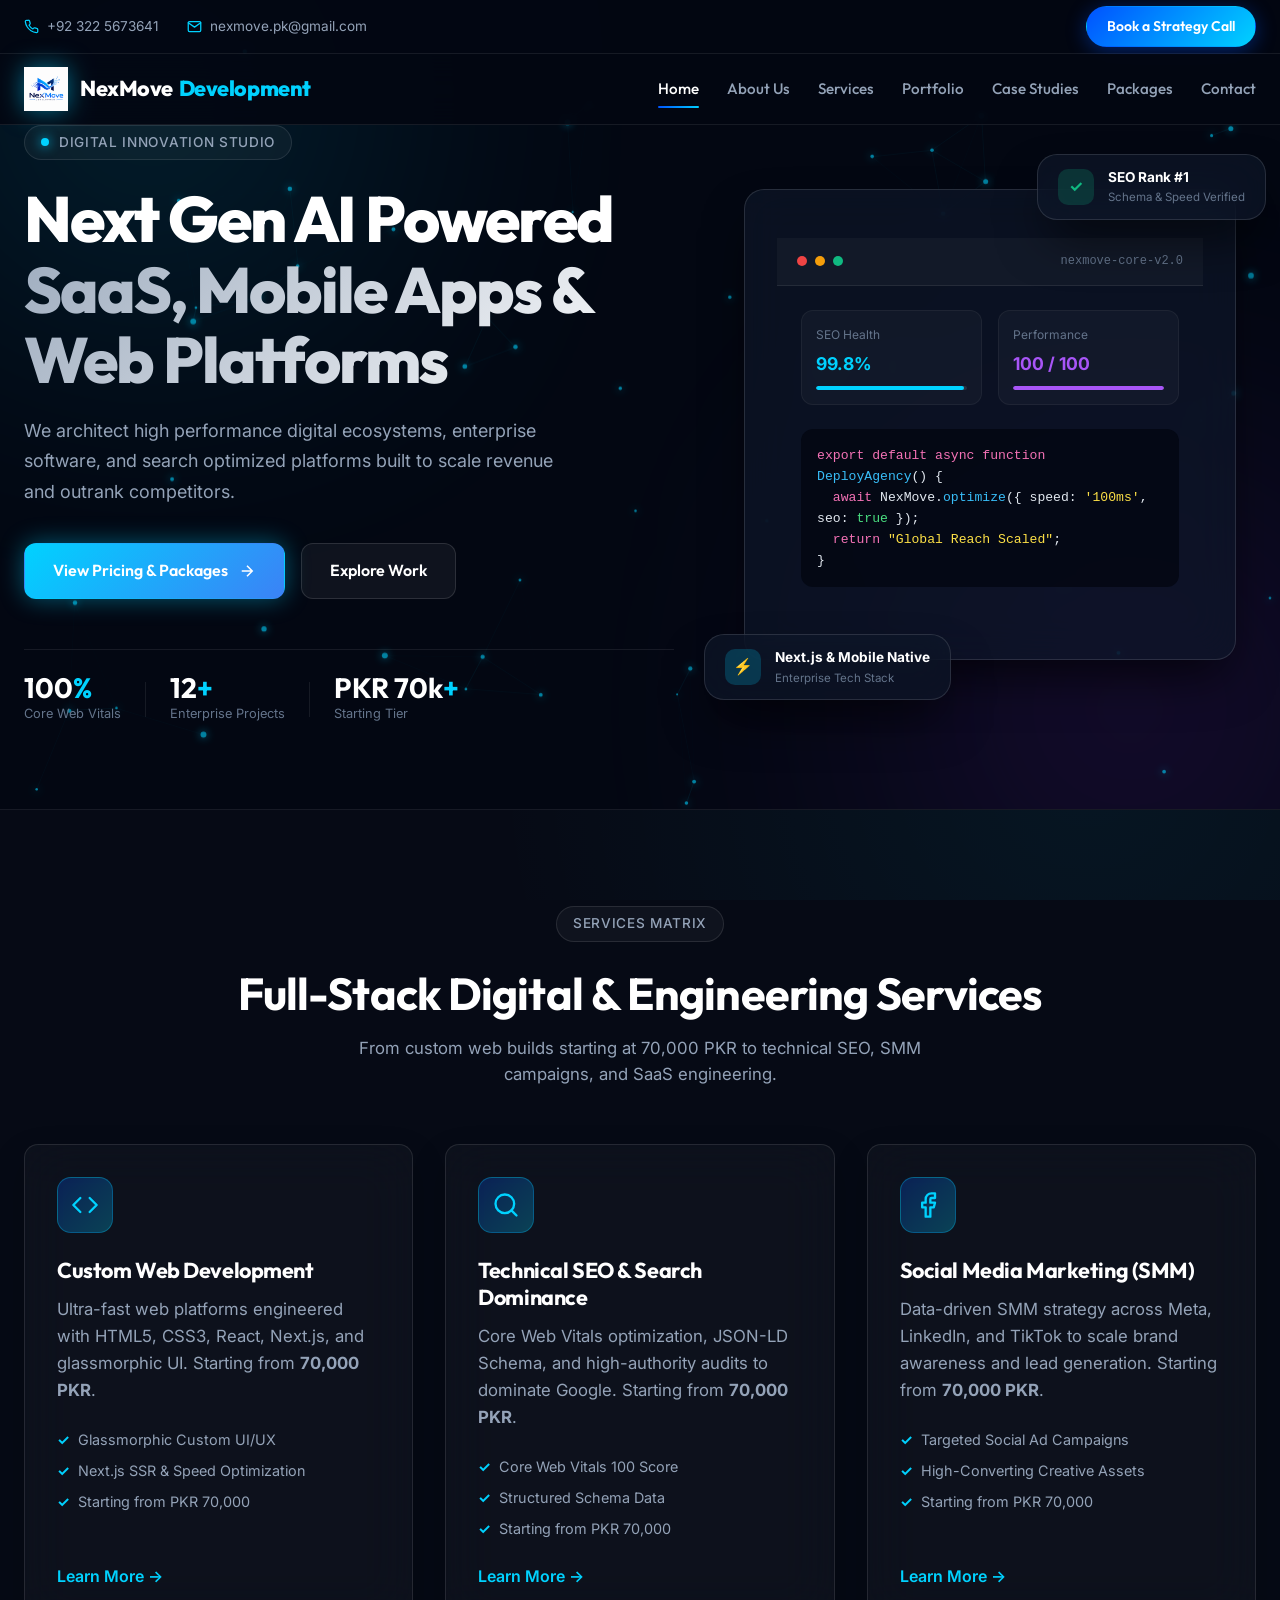
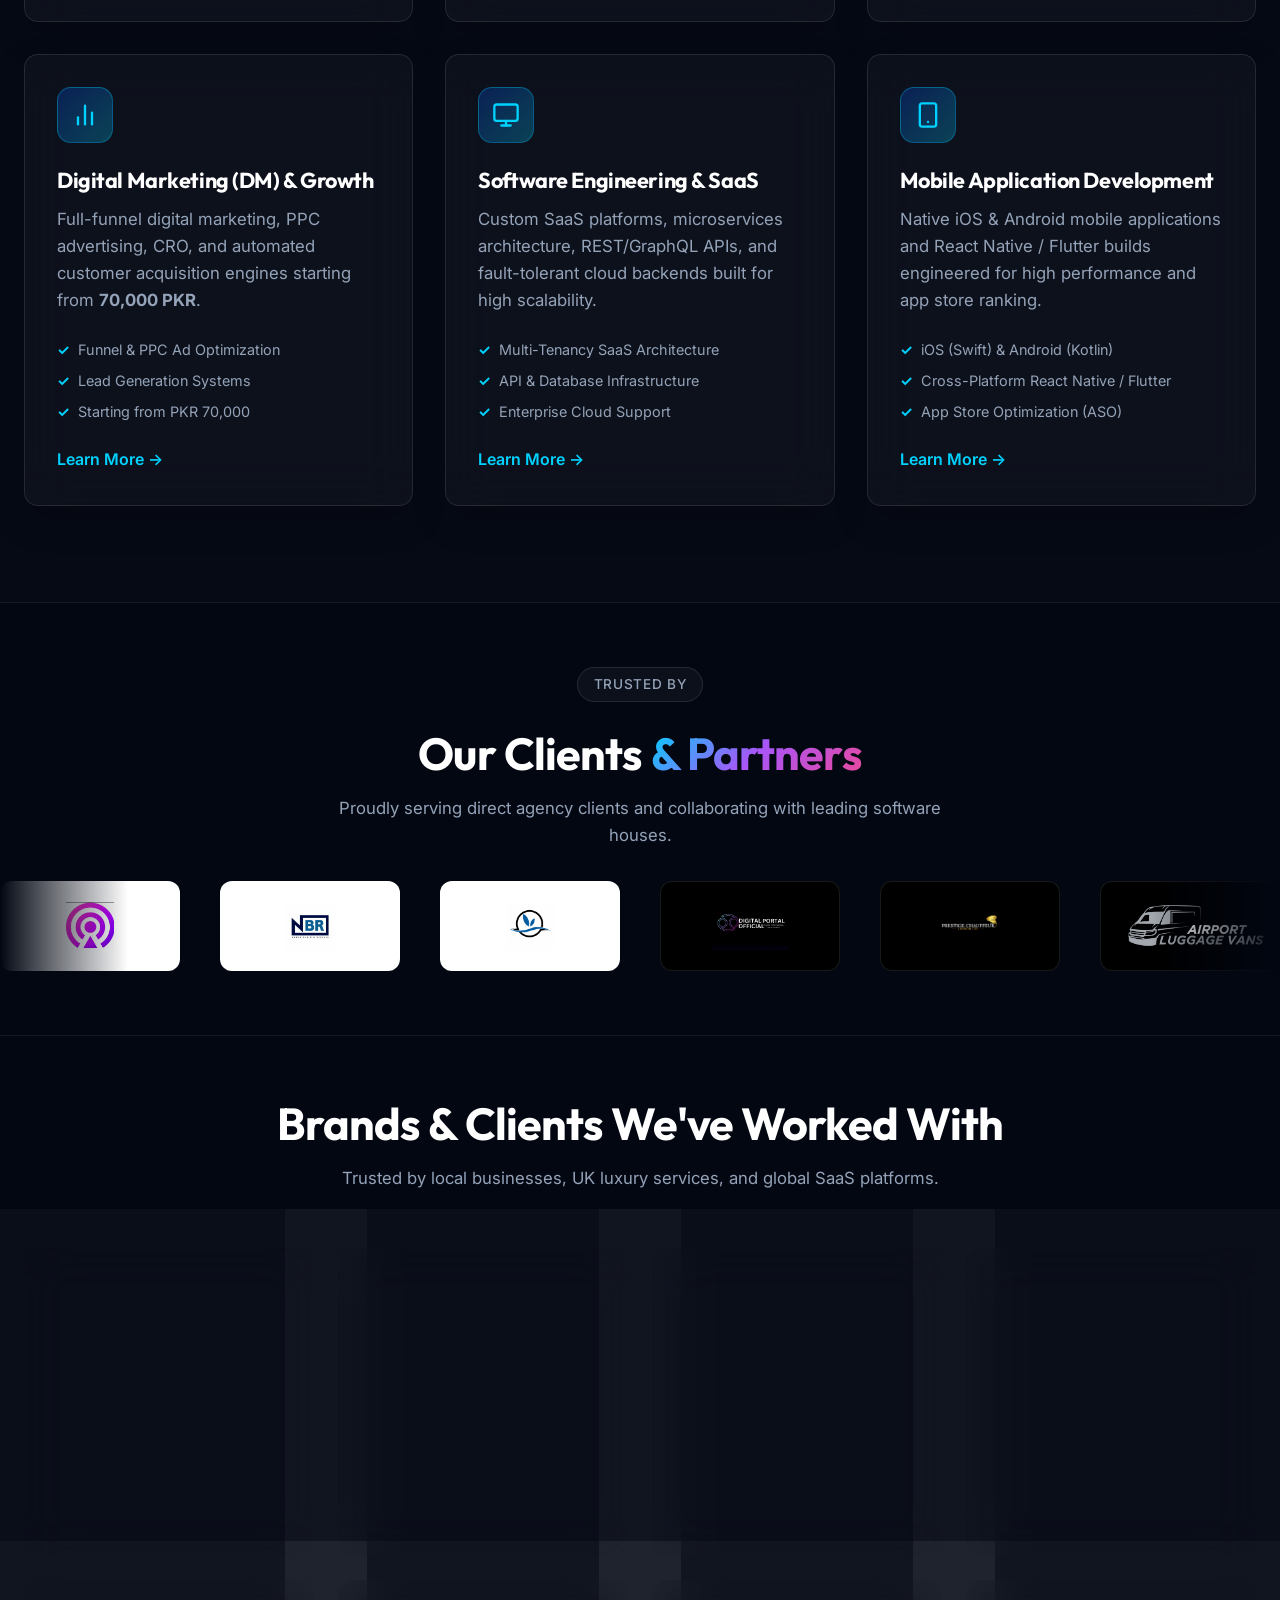
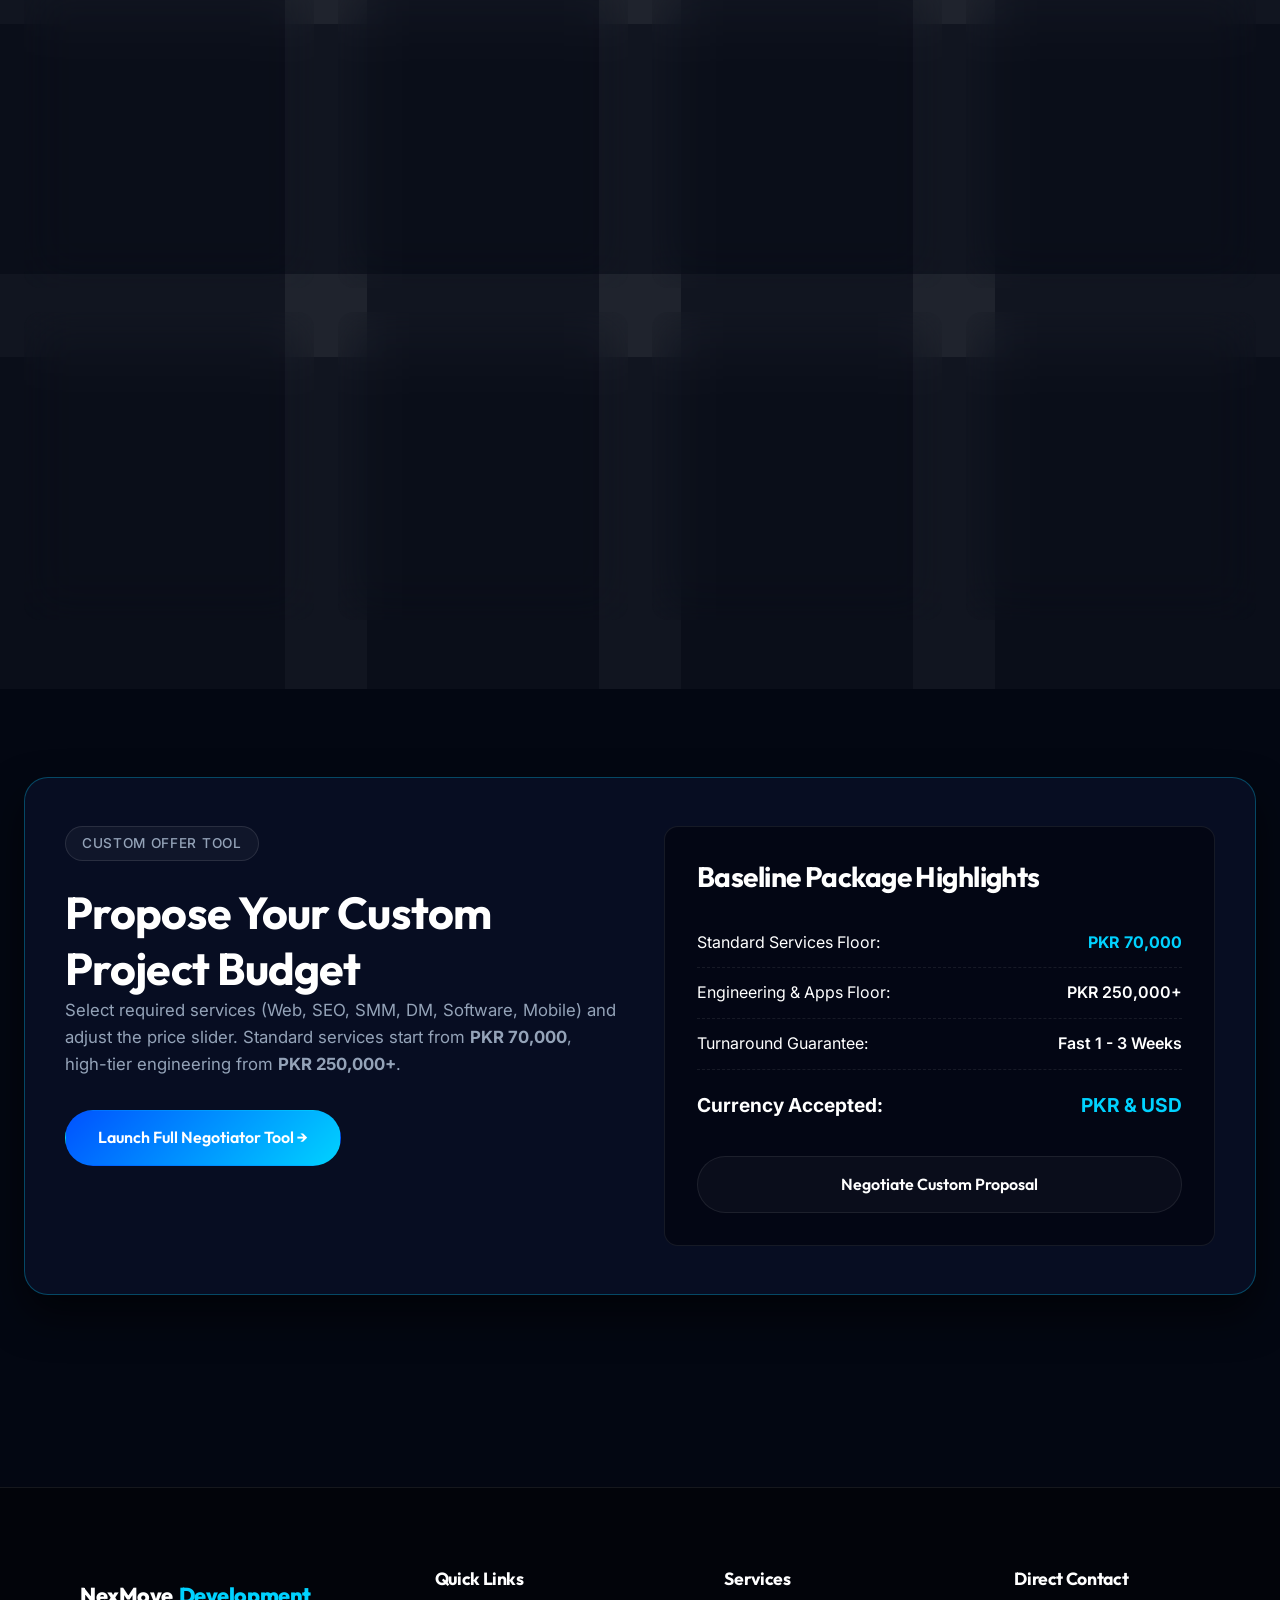
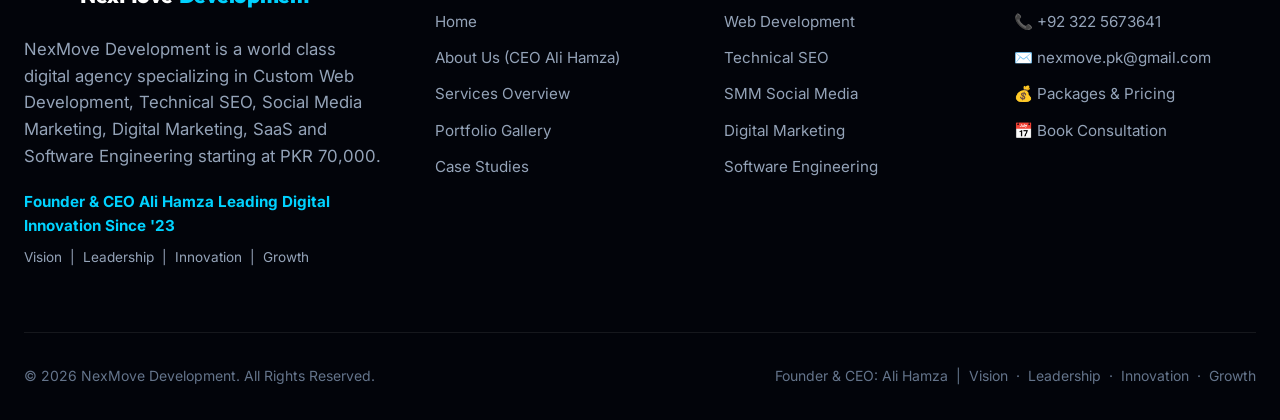
<file: index.html>
<!DOCTYPE html>
<html lang="en">

<head>
  <meta name="google-site-verification" content="6f5nG7aga6rYgWxFQuYCXkwPGqTMZYGz8n50BvGc-e0" />
  <meta charset="UTF-8">
  <meta name="viewport" content="width=device-width, initial-scale=1.0">
  <title>NexMove Development | Enterprise Web, Software & Digital Marketing Agency</title>
  <meta name="description"
    content="NexMove Development is a premier digital engineering agency delivering custom web development, technical SEO, SMM, digital marketing, SaaS platforms, and mobile apps. Founded by CEO Ali Hamza.">
  <meta name="keywords"
    content="NexMove Development, Web Development, Technical SEO, SMM, Social Media Marketing, Digital Marketing, Software Engineering, Mobile Apps, Ali Hamza CEO">
  <meta name="author" content="Ali Hamza — Founder & CEO, NexMove Development">

  <!-- Favicon Mandatory Path -->
  <link rel="icon" type="image/png" href="favicon.png">

  <!-- Open Graph / Social SEO -->
  <meta property="og:type" content="website">
  <meta property="og:title" content="NexMove Development | Web, SEO, SMM & Software Engineering">
  <meta property="og:description"
    content="Transforming businesses with custom web development, technical SEO, social media marketing, and software engineering starting from 70,000 PKR.">
  <meta property="og:image" content="Logo.png">

  <!-- Stylesheet -->
  <link rel="stylesheet" href="assets/css/style.css">

  <!-- JSON-LD Schema Markup -->
  <script type="application/ld+json">
  {
    "@context": "https://schema.org",
    "@type": ["Organization", "LocalBusiness"],
    "name": "NexMove Development",
    "url": "https://nexmove.pk",
    "logo": "https://nexmove.pk/Logo.png",
    "telephone": "+923225673641",
    "email": "nexmove.pk@gmail.com",
    "priceRange": "$$",
    "description": "Enterprise agency specializing in Custom Web Development, Technical SEO, Social Media Marketing (SMM), Digital Marketing, Software Engineering, and Mobile Apps starting from 70,000 PKR.",
    "address": {
      "@type": "PostalAddress",
      "addressCountry": "PK"
    },
    "founder": {
      "@type": "Person",
      "name": "Ali Hamza",
      "jobTitle": "Founder & Chief Executive Officer",
      "description": "Founder & CEO Ali Hamza — Leading Digital Innovation Since '23"
    }
  }
  </script>
</head>

<body>

  <!-- SITE HEADER -->
  <header class="site-header">
    <!-- Top Contact Bar -->
    <div class="top-bar">
      <div class="container top-bar-inner">
        <div class="top-contacts">
          <a href="tel:+923225673641" class="top-contact-item">
            <svg viewBox="0 0 24 24" fill="none" stroke-width="2" stroke-linecap="round" stroke-linejoin="round">
              <path
                d="M22 16.92v3a2 2 0 0 1-2.18 2 19.79 19.79 0 0 1-8.63-3.07 19.5 19.5 0 0 1-6-6 19.79 19.79 0 0 1-3.07-8.67A2 2 0 0 1 4.11 2h3a2 2 0 0 1 2 1.72 12.84 12.84 0 0 0 .7 2.81 2 2 0 0 1-.45 2.11L8.09 9.91a16 16 0 0 0 6 6l1.27-1.27a2 2 0 0 1 2.11-.45 12.84 12.84 0 0 0 2.81.7A2 2 0 0 1 22 16.92z">
              </path>
            </svg>
            +92 322 5673641
          </a>
          <a href="mailto:nexmove.pk@gmail.com" class="top-contact-item">
            <svg viewBox="0 0 24 24" fill="none" stroke-width="2" stroke-linecap="round" stroke-linejoin="round">
              <path d="M4 4h16c1.1 0 2 .9 2 2v12c0 1.1-.9 2-2 2H4c-1.1 0-2-.9-2-2V6c0-1.1.9-2 2-2z"></path>
              <polyline points="22,6 12,13 2,6"></polyline>
            </svg>
            nexmove.pk@gmail.com
          </a>
        </div>
        <div>
          <a href="contact.html" class="btn btn-primary btn-sm">Book a Strategy Call</a>
        </div>
      </div>
    </div>

    <!-- Main Navigation Bar -->
    <nav class="main-nav">
      <div class="container nav-inner">
        <a href="index.html" class="brand-logo">
          <img src="Logo.png" alt="NexMove Development Logo">
          <span class="brand-text">NexMove <span class="text-cyan">Development</span></span>
        </a>
        <div class="nav-links">
          <a href="index.html" class="nav-link active">Home</a>
          <a href="about.html" class="nav-link">About Us</a>
          <a href="services.html" class="nav-link">Services</a>
          <a href="portfolio.html" class="nav-link">Portfolio</a>
          <a href="projects.html" class="nav-link">Case Studies</a>
          <a href="packages.html" class="nav-link">Packages</a>
          <a href="contact.html" class="nav-link">Contact</a>
        </div>
        <button class="mobile-nav-toggle" id="mobileNavToggle" aria-label="Toggle Navigation">
          <svg width="28" height="28" viewBox="0 0 24 24" fill="none" stroke="currentColor" stroke-width="2">
            <line x1="3" y1="12" x2="21" y2="12"></line>
            <line x1="3" y1="6" x2="21" y2="6"></line>
            <line x1="3" y1="18" x2="21" y2="18"></line>
          </svg>
        </button>
      </div>
    </nav>
  </header>

  <!-- Mobile Drawer Menu Overlay -->
  <div class="drawer-overlay" id="drawerOverlay"></div>
  <div class="mobile-drawer" id="mobileDrawer">
    <div>
      <div class="drawer-header">
        <a href="index.html" class="brand-logo">
          <img src="Logo.png" alt="NexMove Development Logo">
          <span class="brand-text">NexMove <span class="text-cyan">Dev</span></span>
        </a>
        <button class="drawer-close" id="mobileDrawerClose">&times;</button>
      </div>
      <div class="drawer-links">
        <a href="index.html" class="drawer-link active">Home</a>
        <a href="about.html" class="drawer-link">About Us</a>
        <a href="services.html" class="drawer-link">Services</a>
        <a href="portfolio.html" class="drawer-link">Portfolio</a>
        <a href="projects.html" class="drawer-link">Case Studies</a>
        <a href="packages.html" class="drawer-link">Packages</a>
        <a href="contact.html" class="drawer-link">Contact Us</a>
      </div>
    </div>
    <div style="margin-top: 2rem;">
      <a href="contact.html" class="btn btn-primary" style="width:100%;">Book Strategy Call</a>
    </div>
  </div>

  <!-- HERO SECTION — MODERN SAAS AGENCY LOOK -->
  <section class="hero-section hero-home" id="heroSection">
    <!-- Glowing Background Orbs -->
    <div class="glow-orb orb-top-left"></div>
    <div class="glow-orb orb-bottom-right"></div>
    <canvas id="heroCanvas"></canvas>

    <div class="container hero-container">

      <!-- LEFT COLUMN: Typography & CTAs -->
      <div class="hero-content">
        <div class="badge-pill">
          <span class="badge-pulse"></span>
          <span>Digital Innovation Studio</span>
        </div>

        <h1 class="hero-title">
          Next Gen AI Powered<br>
          <span class="text-gradient">SaaS, Mobile Apps & Web Platforms</span>
        </h1>

        <p class="hero-description">
          We architect high performance digital ecosystems, enterprise software, and search optimized platforms built to
          scale revenue and outrank competitors.
        </p>

        <div class="hero-actions">
          <a href="packages.html" class="btn btn-primary-glow" id="heroPackagesBtn">
            <span>View Pricing & Packages</span>
            <svg width="18" height="18" viewBox="0 0 24 24" fill="none" stroke="currentColor" stroke-width="2">
              <path d="M5 12h14M12 5l7 7-7 7" />
            </svg>
          </a>
          <a href="portfolio.html" class="btn btn-glass" id="heroPortfolioBtn">Explore Work</a>
        </div>

        <!-- Live Trust Metrics -->
        <div class="hero-stats">
          <div class="stat-item">
            <div class="stat-num">100<span class="stat-accent">%</span></div>
            <div class="stat-label">Core Web Vitals</div>
          </div>
          <div class="stat-divider"></div>
          <div class="stat-item">
            <div class="stat-num">12<span class="stat-accent">+</span></div>
            <div class="stat-label">Enterprise Projects</div>
          </div>
          <div class="stat-divider"></div>
          <div class="stat-item">
            <div class="stat-num">PKR 70k<span class="stat-accent">+</span></div>
            <div class="stat-label">Starting Tier</div>
          </div>
        </div>
      </div>

      <!-- RIGHT COLUMN: Modern Interactive Visual Mockup -->
      <div class="hero-visual">
        <div class="visual-wrapper">

          <!-- Main Glass App Window -->
          <div class="app-window glass-panel">
            <div class="window-header">
              <div class="window-controls">
                <span class="dot red"></span>
                <span class="dot yellow"></span>
                <span class="dot green"></span>
              </div>
              <div class="window-tab">nexmove-core-v2.0</div>
            </div>
            <div class="window-content">
              <div class="metric-grid">
                <div class="mini-card">
                  <span class="label">SEO Health</span>
                  <span class="value cyan">99.8%</span>
                  <div class="bar-bg">
                    <div class="bar-fill cyan-fill" style="width: 98%;"></div>
                  </div>
                </div>
                <div class="mini-card">
                  <span class="label">Performance</span>
                  <span class="value purple">100 / 100</span>
                  <div class="bar-bg">
                    <div class="bar-fill purple-fill" style="width: 100%;"></div>
                  </div>
                </div>
              </div>
              <div class="code-snippet">
                <span class="code-line"><span class="kwd">export default</span> <span class="kwd">async function</span>
                  <span class="func">DeployAgency</span>() {</span>
                <span class="code-line indent">&nbsp;&nbsp;<span class="kwd">await</span> NexMove.<span
                    class="func">optimize</span>({ speed: <span class="str">'100ms'</span>, seo: <span
                    class="bool">true</span> });</span>
                <span class="code-line indent">&nbsp;&nbsp;<span class="kwd">return</span> <span class="str">"Global
                    Reach Scaled"</span>;</span>
                <span class="code-line">}</span>
              </div>
            </div>
          </div>

          <!-- Floating Glass Badge 1 (Top Right) -->
          <div class="floating-badge badge-top glass-panel">
            <div class="badge-icon green-icon">✓</div>
            <div>
              <div class="badge-title">SEO Rank #1</div>
              <div class="badge-sub">Schema & Speed Verified</div>
            </div>
          </div>

          <!-- Floating Glass Badge 2 (Bottom Left) -->
          <div class="floating-badge badge-bottom glass-panel">
            <div class="badge-icon blue-icon">⚡</div>
            <div>
              <div class="badge-title">Next.js & Mobile Native</div>
              <div class="badge-sub">Enterprise Tech Stack</div>
            </div>
          </div>

        </div>
      </div>

    </div>
  </section>

  <!-- CORE SERVICES OVERVIEW SECTION -->
  <section class="section-padding" style="background: rgba(255,255,255,0.01);">
    <div class="container">
      <div class="section-header text-center">
        <div class="badge-pill">Services Matrix</div>
        <h2>Full-Stack Digital & Engineering Services</h2>
        <p>From custom web builds starting at 70,000 PKR to technical SEO, SMM campaigns, and SaaS engineering.</p>
      </div>

      <div class="services-grid">
        <div class="glass-card service-card">
          <div class="service-icon">
            <svg viewBox="0 0 24 24" fill="none" stroke-width="2" stroke-linecap="round" stroke-linejoin="round">
              <polyline points="16 18 22 12 16 6"></polyline>
              <polyline points="8 6 2 12 8 18"></polyline>
            </svg>
          </div>
          <h3 class="service-title">Custom Web Development</h3>
          <p>Ultra-fast web platforms engineered with HTML5, CSS3, React, Next.js, and glassmorphic UI. Starting from
            <strong>70,000 PKR</strong>.
          </p>
          <ul class="service-list">
            <li>Glassmorphic Custom UI/UX</li>
            <li>Next.js SSR & Speed Optimization</li>
            <li>Starting from PKR 70,000</li>
          </ul>
          <a href="services.html#web-development" class="service-link">Learn More &rarr;</a>
        </div>

        <div class="glass-card service-card">
          <div class="service-icon">
            <svg viewBox="0 0 24 24" fill="none" stroke-width="2" stroke-linecap="round" stroke-linejoin="round">
              <circle cx="11" cy="11" r="8"></circle>
              <line x1="21" y1="21" x2="16.65" y2="16.65"></line>
            </svg>
          </div>
          <h3 class="service-title">Technical SEO & Search Dominance</h3>
          <p>Core Web Vitals optimization, JSON-LD Schema, and high-authority audits to dominate Google. Starting from
            <strong>70,000 PKR</strong>.
          </p>
          <ul class="service-list">
            <li>Core Web Vitals 100 Score</li>
            <li>Structured Schema Data</li>
            <li>Starting from PKR 70,000</li>
          </ul>
          <a href="services.html#technical-seo" class="service-link">Learn More &rarr;</a>
        </div>

        <div class="glass-card service-card">
          <div class="service-icon">
            <svg viewBox="0 0 24 24" fill="none" stroke-width="2" stroke-linecap="round" stroke-linejoin="round">
              <path d="M18 2h-3a5 5 0 0 0-5 5v3H7v4h3v8h4v-8h3l1-4h-4V7a1 1 0 0 1 1-1h3z"></path>
            </svg>
          </div>
          <h3 class="service-title">Social Media Marketing (SMM)</h3>
          <p>Data-driven SMM strategy across Meta, LinkedIn, and TikTok to scale brand awareness and lead generation.
            Starting from <strong>70,000 PKR</strong>.</p>
          <ul class="service-list">
            <li>Targeted Social Ad Campaigns</li>
            <li>High-Converting Creative Assets</li>
            <li>Starting from PKR 70,000</li>
          </ul>
          <a href="services.html#smm" class="service-link">Learn More &rarr;</a>
        </div>

        <div class="glass-card service-card">
          <div class="service-icon">
            <svg viewBox="0 0 24 24" fill="none" stroke-width="2" stroke-linecap="round" stroke-linejoin="round">
              <line x1="18" y1="20" x2="18" y2="10"></line>
              <line x1="12" y1="20" x2="12" y2="4"></line>
              <line x1="6" y1="20" x2="6" y2="14"></line>
            </svg>
          </div>
          <h3 class="service-title">Digital Marketing (DM) & Growth</h3>
          <p>Full-funnel digital marketing, PPC advertising, CRO, and automated customer acquisition engines starting
            from <strong>70,000 PKR</strong>.</p>
          <ul class="service-list">
            <li>Funnel & PPC Ad Optimization</li>
            <li>Lead Generation Systems</li>
            <li>Starting from PKR 70,000</li>
          </ul>
          <a href="services.html#digital-marketing" class="service-link">Learn More &rarr;</a>
        </div>

        <div class="glass-card service-card">
          <div class="service-icon">
            <svg viewBox="0 0 24 24" fill="none" stroke-width="2" stroke-linecap="round" stroke-linejoin="round">
              <rect x="2" y="3" width="20" height="14" rx="2" ry="2"></rect>
              <line x1="8" y1="21" x2="16" y2="21"></line>
              <line x1="12" y1="17" x2="12" y2="21"></line>
            </svg>
          </div>
          <h3 class="service-title">Software Engineering & SaaS</h3>
          <p>Custom SaaS platforms, microservices architecture, REST/GraphQL APIs, and fault-tolerant cloud backends
            built for high scalability.</p>
          <ul class="service-list">
            <li>Multi-Tenancy SaaS Architecture</li>
            <li>API & Database Infrastructure</li>
            <li>Enterprise Cloud Support</li>
          </ul>
          <a href="services.html#software-engineering" class="service-link">Learn More &rarr;</a>
        </div>

        <div class="glass-card service-card">
          <div class="service-icon">
            <svg viewBox="0 0 24 24" fill="none" stroke-width="2" stroke-linecap="round" stroke-linejoin="round">
              <rect x="5" y="2" width="14" height="20" rx="2" ry="2"></rect>
              <line x1="12" y1="18" x2="12.01" y2="18"></line>
            </svg>
          </div>
          <h3 class="service-title">Mobile Application Development</h3>
          <p>Native iOS & Android mobile applications and React Native / Flutter builds engineered for high performance
            and app store ranking.</p>
          <ul class="service-list">
            <li>iOS (Swift) & Android (Kotlin)</li>
            <li>Cross-Platform React Native / Flutter</li>
            <li>App Store Optimization (ASO)</li>
          </ul>
          <a href="services.html#mobile-development" class="service-link">Learn More &rarr;</a>
        </div>
      </div>
    </div>
  </section>

  <!-- ========================================================== -->
  <!-- TRUSTED CLIENTS & PARTNERS — ANIMATED INFINITE MARQUEE TICKER -->
  <!-- Direct Agency Clients: Al Fatima Academy, London Prestige Chauffeur, Aurrify, -->
  <!-- AITS Official, Ustad Labha Food Point, BJ Architects, Nobel Build Repair, -->
  <!-- RSP Water Plant, Prestige Chauffeur London, Airport Luggage Vans -->
  <!-- Software House Partners/Collaborations: Sofil Solution, DPO Digital Portal -->
  <!-- ========================================================== -->
  <section class="client-marquee-section" id="trustedClients">
    <div class="container" style="margin-bottom: 2rem;">
      <div class="section-header text-center" style="margin-bottom: 1.5rem;">
        <div class="badge-pill">Trusted By</div>
        <h2>Our Clients <span class="text-gradient">& Partners</span></h2>
        <p>Proudly serving direct agency clients and collaborating with leading software houses.</p>
      </div>
    </div>
    <div class="marquee-container">
      <!-- Duplicated track for seamless infinite scroll -->
      <div class="marquee-track" id="marqueeTrack">

        <!-- SOFTWARE HOUSE COLLABORATION: Sofil Solution -->
        <div class="client-logo-card" style="background-color: #ffffff;" title="Sofil Solution — Software House Partner"
          style="border-color: rgba(0,210,255,0.4); background: rgb(248, 251, 252);">
          <img src="sofil solution.jpeg" alt="Sofil Solution — Software House Partner" class="client-logo-img">
        </div>
        <div class="client-logo-card" style="background-color: #ffffff;" title="Nobel Build Repair — Direct Client">
          <img src="nobel build repair.jpeg" alt="Nobel Build Repair" class="client-logo-img">
        </div>
        <div class="client-logo-card" style="background-color: #ffffff;" title="RSP Water Plant — Direct Client">
          <img src="rsp water plant.jpeg" alt="RSP Water Plant" class="client-logo-img">
        </div>

        <!-- SOFTWARE HOUSE COLLABORATION: DPO Digital Portal -->
        <div class="client-logo-card" style="background-color: #000000;"
          title="DPO Digital Portal — Software House Partner"
          style="border-color: rgba(0,210,255,0.4); background: rgba(0,210,255,0.05);">
          <img src="DPO digital portal official.jpeg" alt="DPO Digital Portal — Software House Partner"
            class="client-logo-img">
        </div>
        <div class="client-logo-card" style="background-color: #000000;"
          title="Prestige Chauffeur London — Direct Client">
          <img src="prestige chauffeur london.png" alt="Prestige Chauffeur London" class="client-logo-img">
        </div>
        <div class="client-logo-card" style="background-color: #000000;" title="Airport Luggage Vans — Direct Client">
          <img src="Airport Luggage Vans Final logo-01.jpg.jpeg" alt="Airport Luggage Vans" class="client-logo-img">
        </div>

        <!-- === DUPLICATE SET FOR SEAMLESS LOOP === -->
        <div class="client-logo-card" style="background-color: #000000;" title="Al Fatima Academy — Direct Client">
          <img src="al fatima academy.jpg" alt="Al Fatima Academy" class="client-logo-img">
        </div>
        <div class="client-logo-card" style="background-color: #000000;"
          title="London Prestige Chauffeur — Direct Client">
          <img src="london prestige chauffeur logo.jpeg" alt="London Prestige Chauffeur" class="client-logo-img">
        </div>
        <div class="client-logo-card" style="background-color: #ffffff;" title="Aurrify — Direct Client">
          <img src="aurrify.jpeg" alt="Aurrify" class="client-logo-img">
        </div>
        <div class="client-logo-card" style="background-color: #000000;" title="BJ Architects — Direct Client">
          <img src="bj architects.jpeg" alt="BJ Architects" class="client-logo-img">
        </div>


        <!-- SOFTWARE HOUSE COLLABORATION: Sofil Solution -->
        <div class="client-logo-card" style="background-color: #ffffff;" title="Sofil Solution — Software House Partner"
          style="border-color: rgba(0,210,255,0.4); background: rgb(248, 251, 252);">
          <img src="sofil solution.jpeg" alt="Sofil Solution — Software House Partner" class="client-logo-img">
        </div>
        <div class="client-logo-card" style="background-color: #ffffff;" title="Nobel Build Repair — Direct Client">
          <img src="nobel build repair.jpeg" alt="Nobel Build Repair" class="client-logo-img">
        </div>
        <div class="client-logo-card" style="background-color: #ffffff;" title="RSP Water Plant — Direct Client">
          <img src="rsp water plant.jpeg" alt="RSP Water Plant" class="client-logo-img">
        </div>

        <!-- SOFTWARE HOUSE COLLABORATION: DPO Digital Portal -->
        <div class="client-logo-card" style="background-color: #000000;"
          title="DPO Digital Portal — Software House Partner"
          style="border-color: rgba(0,210,255,0.4); background: rgba(0,210,255,0.05);">
          <img src="DPO digital portal official.jpeg" alt="DPO Digital Portal — Software House Partner"
            class="client-logo-img">
        </div>
        <div class="client-logo-card" style="background-color: #000000;"
          title="Prestige Chauffeur London — Direct Client">
          <img src="prestige chauffeur london.png" alt="Prestige Chauffeur London" class="client-logo-img">
        </div>
        <div class="client-logo-card" style="background-color: #000000;" title="Airport Luggage Vans — Direct Client">
          <img src="Airport Luggage Vans Final logo-01.jpg.jpeg" alt="Airport Luggage Vans" class="client-logo-img">
        </div>

        <!-- === DUPLICATE SET FOR SEAMLESS LOOP === -->
        <div class="client-logo-card" style="background-color: #000000;" title="Al Fatima Academy — Direct Client">
          <img src="al fatima academy.jpg" alt="Al Fatima Academy" class="client-logo-img">
        </div>
        <div class="client-logo-card" style="background-color: #000000;"
          title="London Prestige Chauffeur — Direct Client">
          <img src="london prestige chauffeur logo.jpeg" alt="London Prestige Chauffeur" class="client-logo-img">
        </div>
        <div class="client-logo-card" style="background-color: #ffffff;" title="Aurrify — Direct Client">
          <img src="aurrify.jpeg" alt="Aurrify" class="client-logo-img">
        </div>
        <div class="client-logo-card" style="background-color: #ffffff;" title="AITS Official — Direct Client">
          <img src="aits official.jpeg" alt="AITS Official" class="client-logo-img">
        </div>
        <div class="client-logo-card" style="background-color: #ffffff;" title="Ustad Labha Food Point — Direct Client">
          <img src="ustad labha food point.jpeg" alt="Ustad Labha Food Point" class="client-logo-img">
        </div>
        <div class="client-logo-card" style="background-color: #000000;" title="BJ Architects — Direct Client">
          <img src="bj architects.jpeg" alt="BJ Architects" class="client-logo-img">
        </div>
        <!-- SOFTWARE HOUSE COLLABORATION: Sofil Solution -->
        <div class="client-logo-card" style="background-color: #ffffff;" title="Sofil Solution — Software House Partner"
          style="border-color: rgba(0,210,255,0.4); background: rgb(248, 251, 252);">
          <img src="sofil solution.jpeg" alt="Sofil Solution — Software House Partner" class="client-logo-img">
        </div>
        <div class="client-logo-card" style="background-color: #ffffff;" title="Nobel Build Repair — Direct Client">
          <img src="nobel build repair.jpeg" alt="Nobel Build Repair" class="client-logo-img">
        </div>
        <div class="client-logo-card" style="background-color: #ffffff;" title="RSP Water Plant — Direct Client">
          <img src="rsp water plant.jpeg" alt="RSP Water Plant" class="client-logo-img">
        </div>

        <!-- SOFTWARE HOUSE COLLABORATION: DPO Digital Portal -->
        <div class="client-logo-card" style="background-color: #000000;"
          title="DPO Digital Portal — Software House Partner"
          style="border-color: rgba(0,210,255,0.4); background: rgba(0,210,255,0.05);">
          <img src="DPO digital portal official.jpeg" alt="DPO Digital Portal — Software House Partner"
            class="client-logo-img">
        </div>
        <div class="client-logo-card" style="background-color: #000000;"
          title="Prestige Chauffeur London — Direct Client">
          <img src="prestige chauffeur london.png" alt="Prestige Chauffeur London" class="client-logo-img">
        </div>
        <div class="client-logo-card" style="background-color: #000000;" title="Airport Luggage Vans — Direct Client">
          <img src="Airport Luggage Vans Final logo-01.jpg.jpeg" alt="Airport Luggage Vans" class="client-logo-img">
        </div>

        <!-- === DUPLICATE SET FOR SEAMLESS LOOP === -->
        <div class="client-logo-card" style="background-color: #000000;" title="Al Fatima Academy — Direct Client">
          <img src="al fatima academy.jpg" alt="Al Fatima Academy" class="client-logo-img">
        </div>
        <div class="client-logo-card" style="background-color: #000000;"
          title="London Prestige Chauffeur — Direct Client">
          <img src="london prestige chauffeur logo.jpeg" alt="London Prestige Chauffeur" class="client-logo-img">
        </div>
        <div class="client-logo-card" style="background-color: #ffffff;" title="Aurrify — Direct Client">
          <img src="aurrify.jpeg" alt="Aurrify" class="client-logo-img">
        </div>
        <div class="client-logo-card" style="background-color: #ffffff;" title="AITS Official — Direct Client">
          <img src="aits official.jpeg" alt="AITS Official" class="client-logo-img">
        </div>
        <div class="client-logo-card" style="background-color: #ffffff;" title="Ustad Labha Food Point — Direct Client">
          <img src="ustad labha food point.jpeg" alt="Ustad Labha Food Point" class="client-logo-img">
        </div>
        <div class="client-logo-card" style="background-color: #000000;" title="BJ Architects — Direct Client">
          <img src="bj architects.jpeg" alt="BJ Architects" class="client-logo-img">
        </div>
      </div>
    </div>
  </section>

  <!-- ====== CLIENTS & BRANDS SECTION ====== -->
  <section class="clients-section padding-section" id="clients">
    <div class="container">
      <div class="section-header text-center">
        <h2>Brands & Clients We've Worked With</h2>
        <p>Trusted by local businesses, UK luxury services, and global SaaS platforms.</p>
      </div>

      <div class="clients-grid">
        <!-- Client 10: Prestige Chauffeur London -->
        <div class="glass-card client-card">
          <div class="client-logo-box" style="background-color: #000000;">
            <img src="prestige chauffeur london.png" alt="Prestige Chauffeur London Logo" class="client-logo"
              loading="lazy">
          </div>
          <div class="client-details">
            <h4>Prestige Chauffeur London</h4>
            <span class="client-tag">UK • Luxury Fleet & Transfer</span>
            <p>Comprehensive technical SEO overhaul, high-intent keyword ranking, and speed optimization.</p>
          </div>
        </div>
        <!-- Client 1: London Prestige Chauffeur -->
        <div class="glass-card client-card">
          <div class="client-logo-box" style="background-color: #000000;">
            <img src="london prestige chauffeur logo.jpeg" alt="London Prestige Chauffeur Logo" class="client-logo"
              loading="lazy">
          </div>
          <div class="client-details">
            <h4>London Prestige Chauffeur</h4>
            <span class="client-tag">UK • Luxury Transport</span>
            <p>Technical SEO Audit, Schema Markup, and Keyword Strategy for Google #1 rankings.</p>
          </div>
        </div>

        <!-- Client 2: Airport Luggage Vans -->
        <div class="glass-card client-card">
          <div class="client-logo-box" style="background-color: #000000;">
            <img src="Airport Luggage Vans Final logo-01.jpg.jpeg" alt="Airport Luggage Vans Logo" class="client-logo"
              loading="lazy">
          </div>
          <div class="client-details">
            <h4>Airport Luggage Vans</h4>
            <span class="client-tag">UK • Airport Transfers</span>
            <p>Custom Web Portal Development, UI/UX Design, and Booking Engine Integration.</p>
          </div>
        </div>

        <!-- Client 3: Al Fatima Academy -->
        <div class="glass-card client-card">
          <div class="client-logo-box" style="background-color: #000000;">
            <img src="al fatima academy.jpg" alt="Al Fatima Academy Logo" class="client-logo" loading="lazy">
          </div>
          <div class="client-details">
            <h4>Al Fatima Academy</h4>
            <span class="client-tag">Pakistan • Education</span>
            <p>Educational Platform Architecture, On-Page SEO, and Web Management.</p>
          </div>
        </div>
        <!-- Client 11: NBR (Nobel Build Repairs) -->
        <div class="glass-card client-card">
          <div class="client-logo-box" style="background-color: #ffffff;">
            <img src="nobel build repair.jpeg" alt="NBR Logo" class="client-logo" loading="lazy">
          </div>
          <div class="client-details">
            <h4>Nobel Build Repairs (NBR)</h4>
            <span class="client-tag">UK • Construction & Renovation</span>
            <p>Social media campaigns, lead generation ads, and portfolio showcasing across platforms.</p>
          </div>
        </div>
        <!-- Client 4: BJ Architects -->
        <div class="glass-card client-card">
          <div class="client-logo-box" style="background-color: #000000;">
            <img src="bj architects.jpeg" alt="BJ Architects Logo" class="client-logo" loading="lazy">
          </div>
          <div class="client-details">
            <h4>BJ Architects</h4>
            <span class="client-tag">Pakistan • Architecture</span>
            <p>Social Media Management, Creative Design, and Behance Portfolio Strategy.</p>
          </div>
        </div>
        <!-- Client 9: DPO -->
        <div class="glass-card client-card">
          <div class="client-logo-box" style="background-color: #000000;">
            <img src="DPO digital portal official.jpeg" alt="DPO Logo" class="client-logo" loading="lazy">
          </div>
          <div class="client-details">
            <h4>DPO</h4>
            <span class="client-tag">Professional Services</span>
            <p>Digital presence management, brand positioning, and search engine optimization.</p>
          </div>
        </div>
        <!-- Client 8: Sofil Solutions -->
        <div class="glass-card client-card">
          <div class="client-logo-box" style="background-color: #ffffff;">
            <img src="sofil solution.jpeg" alt="Sofil Solutions Logo" class="client-logo" loading="lazy">
          </div>
          <div class="client-details">
            <h4>Sofil Solutions</h4>
            <span class="client-tag">IT & Tech Solutions</span>
            <p>Corporate web design, lead generation infrastructure, and digital media management.</p>
          </div>
        </div>
        <!-- Client 6: Ustad Labha Food Point -->
        <div class="glass-card client-card">
          <div class="client-logo-box" style="background-color: #ffffff;">
            <img src="ustad labha food point.jpeg" alt="Ustad Labha Food Point Logo" class="client-logo" loading="lazy">
          </div>
          <div class="client-details">
            <h4>Ustad Labha Food Point</h4>
            <span class="client-tag">Pakistan • Food & Dining</span>
            <p>Local SEO, Google Business Profile (GMB) Management, and Meta Ad Campaigns.</p>
          </div>
        </div>
        <!-- Client 7: RSP Water Plant -->
        <div class="glass-card client-card">
          <div class="client-logo-box" style="background-color: #ffffff;">
            <!-- Local file name update karein agar aapke pass laptop me image hai -->
            <img src="rsp water plant.jpeg" alt="RSP Water Plant Logo" class="client-logo" loading="lazy">
          </div>
          <div class="client-details">
            <h4>RSP Water Plant</h4>
            <span class="client-tag">Water Purification & Industrial</span>
            <p>Brand identity setup, digital marketing strategy, and local SEO for customer reach.</p>
          </div>
        </div>
        <!-- 1. Aurrify Card -->
        <div class="glass-card client-card">
          <div class="client-logo-box" style="background-color: #ffffff;">
            <!-- Local image ka path/name check kar lein (e.g. aurrify-logo.png) -->
            <img src="aurrify.jpeg" alt="Aurrify Logo" class="client-logo" loading="lazy">
          </div>
          <div class="client-details">
            <h4>Aurrify</h4>
            <span class="client-tag">E-Commerce • Brand Strategy</span>
            <p>Social Media Marketing, Meta Ad Campaigns, and E-Commerce Brand Growth Strategy.</p>
          </div>
        </div>

        <!-- 2. AITS / Al Fatima Academy Card -->
        <div class="glass-card client-card">
          <div class="client-logo-box" style="background-color: #ffffff;">
            <img src="aits official.jpeg" alt="AITS OFFICIAL Logo" class="client-logo" loading="lazy">
          </div>
          <div class="client-details">
            <h4>AITS OFFICIAL</h4>
            <span class="client-tag">Pakistan • Education</span>
            <p>Educational Platform Architecture, On-Page SEO, and Web Management.</p>
          </div>
        </div>
      </div>
    </div>
  </section>
  <!-- QUICK BUDGET CALCULATOR TEASER -->
  <section class="section-padding">
    <div class="container">
      <div class="calculator-box">
        <div class="calc-grid">
          <div>
            <div class="badge-pill">Custom Offer Tool</div>
            <h2>Propose Your Custom Project Budget</h2>
            <p style="margin-bottom: 2rem;">Select required services (Web, SEO, SMM, DM, Software, Mobile) and adjust
              the price slider. Standard services start from <strong>PKR 70,000</strong>, high-tier engineering from
              <strong>PKR 250,000+</strong>.
            </p>
            <a href="packages.html" class="btn btn-glow">Launch Full Negotiator Tool &rarr;</a>
          </div>

          <div class="calc-summary-card">
            <h3>Baseline Package Highlights</h3>
            <div style="margin: 1.5rem 0;">
              <div class="summary-row">
                <span>Standard Services Floor:</span>
                <span class="text-cyan" style="font-weight:700;">PKR 70,000</span>
              </div>
              <div class="summary-row">
                <span>Engineering & Apps Floor:</span>
                <span style="font-weight:600;">PKR 250,000+</span>
              </div>
              <div class="summary-row">
                <span>Turnaround Guarantee:</span>
                <span style="font-weight:600;">Fast 1 - 3 Weeks</span>
              </div>
              <div class="summary-row summary-total">
                <span>Currency Accepted:</span>
                <span class="text-cyan">PKR & USD</span>
              </div>
            </div>
            <a href="packages.html" class="btn btn-outline" style="width:100%;">Negotiate Custom Proposal</a>
          </div>
        </div>
      </div>
    </div>
  </section>

  <!-- FOOTER WITH FOUNDER BRANDING -->
  <footer class="site-footer">
    <div class="container">
      <div class="footer-grid">
        <div class="footer-brand">
          <a href="index.html" class="brand-logo" style="margin-bottom:0.75rem;">
            <img src="Logo.png" alt="NexMove Development Logo">
            <span class="brand-text">NexMove <span class="text-cyan">Development</span></span>
          </a>
          <p>NexMove Development is a world class digital agency specializing in Custom Web Development, Technical SEO,
            Social Media Marketing, Digital Marketing, SaaS and Software Engineering starting at PKR 70,000.</p>
          <div style="margin-top: 1.25rem; color: var(--accent-cyan); font-weight:700; font-size:0.95rem;">
            Founder & CEO Ali Hamza Leading Digital Innovation Since '23
          </div>
          <div style="margin-top: 0.5rem; color: var(--text-muted); font-size:0.85rem;">
            Vision &nbsp;|&nbsp; Leadership &nbsp;|&nbsp; Innovation &nbsp;|&nbsp; Growth
          </div>
        </div>

        <div>
          <h4 class="footer-heading">Quick Links</h4>
          <div class="footer-links">
            <a href="index.html">Home</a>
            <a href="about.html">About Us (CEO Ali Hamza)</a>
            <a href="services.html">Services Overview</a>
            <a href="portfolio.html">Portfolio Gallery</a>
            <a href="projects.html">Case Studies</a>
          </div>
        </div>

        <div>
          <h4 class="footer-heading">Services</h4>
          <div class="footer-links">
            <a href="services.html#web-development">Web Development</a>
            <a href="services.html#technical-seo">Technical SEO</a>
            <a href="services.html#smm">SMM Social Media</a>
            <a href="services.html#digital-marketing">Digital Marketing</a>
            <a href="services.html#software-engineering">Software Engineering</a>
          </div>
        </div>

        <div>
          <h4 class="footer-heading">Direct Contact</h4>
          <div class="footer-links">
            <a href="tel:+923225673641">📞 +92 322 5673641</a>
            <a href="mailto:nexmove.pk@gmail.com">✉️ nexmove.pk@gmail.com</a>
            <a href="packages.html">💰 Packages & Pricing</a>
            <a href="contact.html">📅 Book Consultation</a>
          </div>
        </div>
      </div>

      <div class="footer-bottom">
        <div>&copy; 2026 NexMove Development. All Rights Reserved.</div>
        <div>Founder & CEO: Ali Hamza &nbsp;|&nbsp; Vision &nbsp;·&nbsp; Leadership &nbsp;·&nbsp; Innovation
          &nbsp;·&nbsp; Growth</div>
      </div>
    </div>
  </footer>

  <!-- Main JavaScript File -->
  <script src="assets/js/main.js"></script>
</body>

</html>
</file>
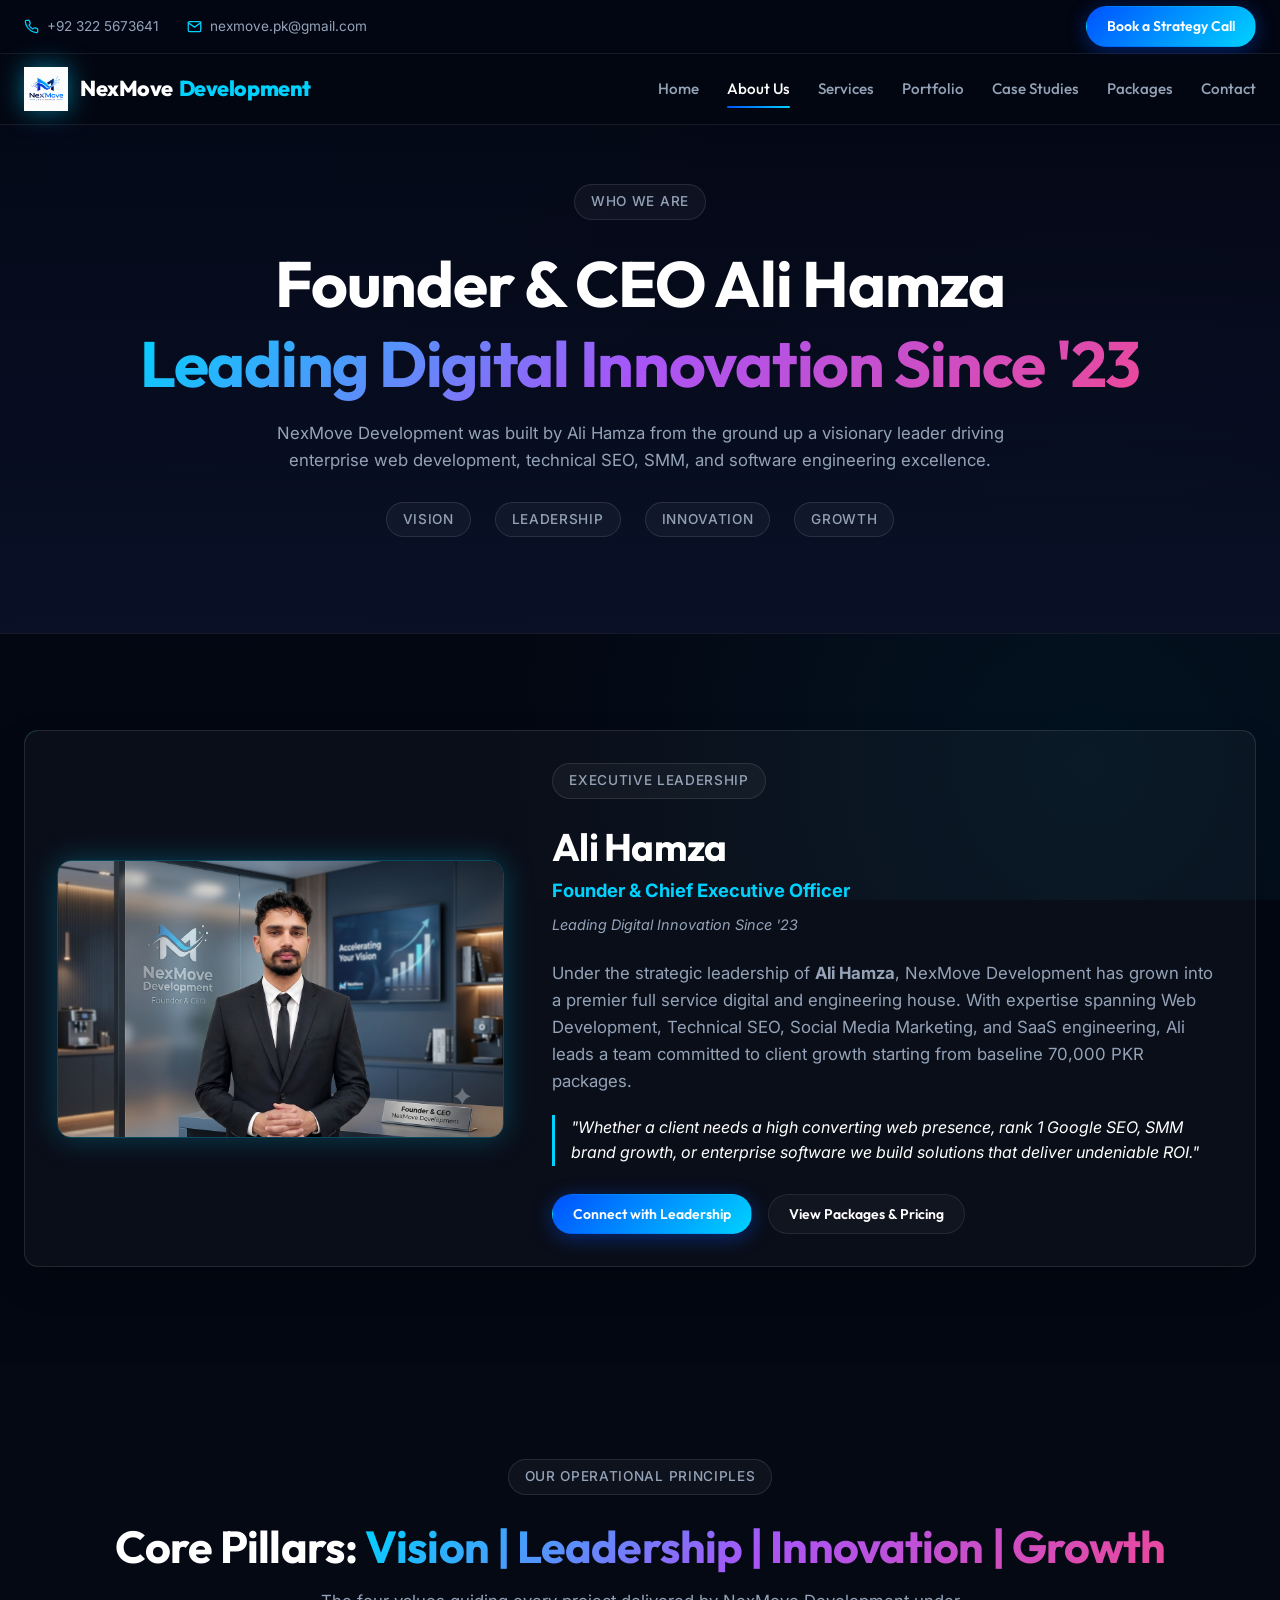
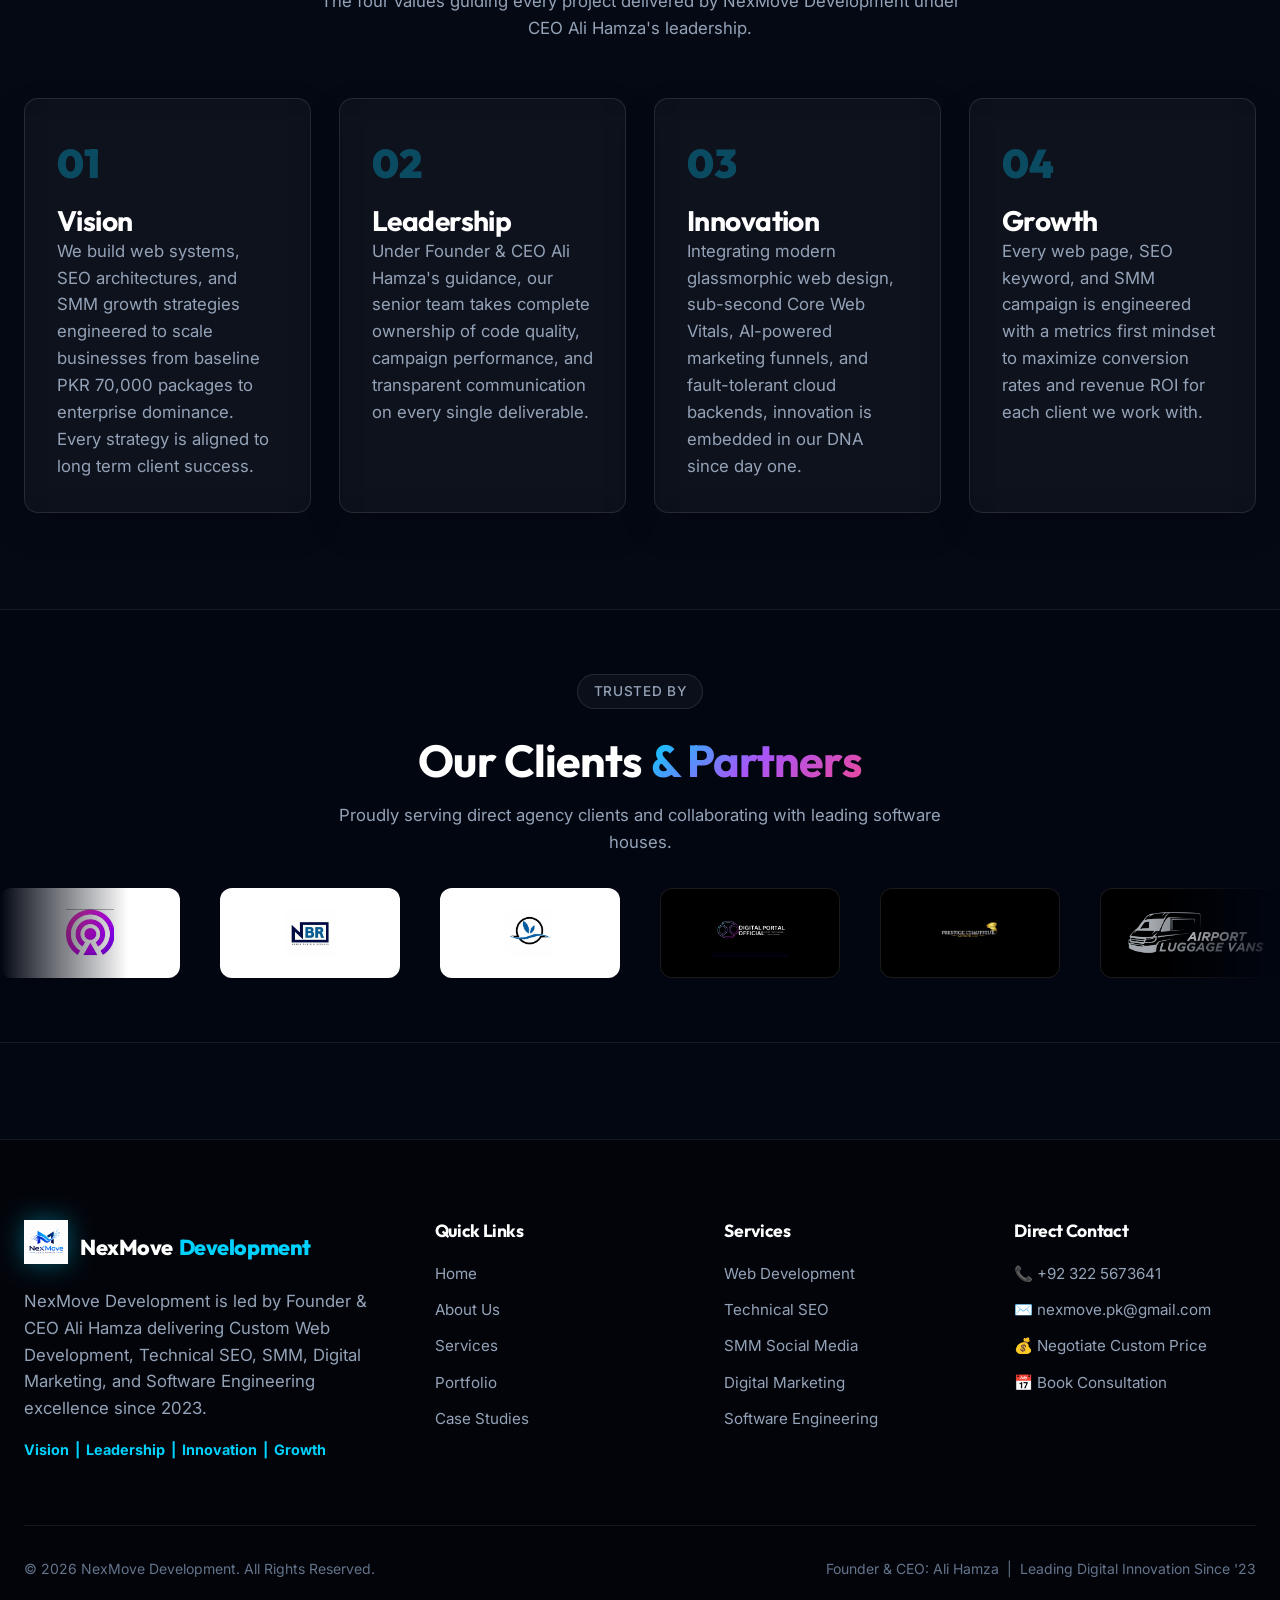
<file: about.html>
<!DOCTYPE html>
<html lang="en">

<head>
  <meta name="google-site-verification" content="6f5nG7aga6rYgWxFQuYCXkwPGqTMZYGz8n50BvGc-e0" />
  <meta charset="UTF-8">
  <meta name="viewport" content="width=device-width, initial-scale=1.0">
  <title>About Us | NexMove Development — Founder & CEO Ali Hamza</title>
  <meta name="description"
    content="NexMove Development — led by Founder & CEO Ali Hamza. Leading digital innovation since 2023 with Vision, Leadership, Innovation & Growth as core pillars.">
  <meta name="keywords"
    content="Ali Hamza CEO, NexMove Development, Founder Digital Innovation, Web Development, Technical SEO, SMM, Digital Marketing">
  <meta name="author" content="Ali Hamza — Founder & CEO, NexMove Development">

  <!-- Mandatory Favicon Path -->
  <link rel="icon" type="image/png" href="favicon.png">

  <!-- Open Graph -->
  <meta property="og:type" content="website">
  <meta property="og:title" content="About NexMove Development | Founder & CEO Ali Hamza">
  <meta property="og:description"
    content="Founder & CEO Ali Hamza — Leading Digital Innovation Since '23. Vision | Leadership | Innovation | Growth.">
  <meta property="og:image" content="assets/images/ali-hamza-ceo.jpg">

  <!-- Stylesheet -->
  <link rel="stylesheet" href="assets/css/style.css">

  <!-- AOS Library (For Content & Grid Animations) -->
  <link rel="stylesheet" href="https://unpkg.com/aos@next/dist/aos.css" />

  <style>
    /* Global Animated Background Video/Canvas Effect */
    #globalBgCanvas {
      position: fixed;
      top: 0;
      left: 0;
      width: 100vw;
      height: 100vh;
      z-index: -2;
      pointer-events: none;
      background: radial-gradient(circle at 50% 50%, #080f1e 0%, #030712 100%);
    }

    /* Animated Glowing Gradient Overlay */
    .global-ambient-glow {
      position: fixed;
      top: 0;
      left: 0;
      width: 100vw;
      height: 100vh;
      z-index: -1;
      pointer-events: none;
      background:
        radial-gradient(circle at 20% 20%, rgba(0, 210, 255, 0.08) 0%, transparent 40%),
        radial-gradient(circle at 80% 80%, rgba(121, 40, 202, 0.08) 0%, transparent 40%);
      animation: ambientPulse 8s ease-in-out infinite alternate;
    }

    @keyframes ambientPulse {
      0% {
        opacity: 0.5;
        transform: scale(1);
      }

      100% {
        opacity: 1;
        transform: scale(1.05);
      }
    }

    /* Smooth Page Transition */
    body {
      animation: pageFadeIn 0.8s cubic-bezier(0.16, 1, 0.3, 1) forwards;
    }

    @keyframes pageFadeIn {
      from {
        opacity: 0;
        transform: translateY(10px);
      }

      to {
        opacity: 1;
        transform: translateY(0);
      }
    }
  </style>
</head>

<body>

  <!-- HEADER -->
  <header class="site-header">
    <div class="top-bar">
      <div class="container top-bar-inner">
        <div class="top-contacts">
          <a href="tel:+923225673641" class="top-contact-item">
            <svg viewBox="0 0 24 24" fill="none" stroke-width="2" stroke-linecap="round" stroke-linejoin="round">
              <path
                d="M22 16.92v3a2 2 0 0 1-2.18 2 19.79 19.79 0 0 1-8.63-3.07 19.5 19.5 0 0 1-6-6 19.79 19.79 0 0 1-3.07-8.67A2 2 0 0 1 4.11 2h3a2 2 0 0 1 2 1.72 12.84 12.84 0 0 0 .7 2.81 2 2 0 0 1-.45 2.11L8.09 9.91a16 16 0 0 0 6 6l1.27-1.27a2 2 0 0 1 2.11-.45 12.84 12.84 0 0 0 2.81.7A2 2 0 0 1 22 16.92z">
              </path>
            </svg>
            +92 322 5673641
          </a>
          <a href="mailto:nexmove.pk@gmail.com" class="top-contact-item">
            <svg viewBox="0 0 24 24" fill="none" stroke-width="2" stroke-linecap="round" stroke-linejoin="round">
              <path d="M4 4h16c1.1 0 2 .9 2 2v12c0 1.1-.9 2-2 2H4c-1.1 0-2-.9-2-2V6c0-1.1.9-2 2-2z"></path>
              <polyline points="22,6 12,13 2,6"></polyline>
            </svg>
            nexmove.pk@gmail.com
          </a>
        </div>
        <div>
          <a href="contact.html" class="btn btn-primary btn-sm">Book a Strategy Call</a>
        </div>
      </div>
    </div>

    <nav class="main-nav">
      <div class="container nav-inner">
        <a href="index.html" class="brand-logo">
          <img src="Logo.png" alt="NexMove Development Logo">
          <span class="brand-text">NexMove <span class="text-cyan">Development</span></span>
        </a>
        <div class="nav-links">
          <a href="index.html" class="nav-link">Home</a>
          <a href="about.html" class="nav-link active">About Us</a>
          <a href="services.html" class="nav-link">Services</a>
          <a href="portfolio.html" class="nav-link">Portfolio</a>
          <a href="projects.html" class="nav-link">Case Studies</a>
          <a href="packages.html" class="nav-link">Packages</a>
          <a href="contact.html" class="nav-link">Contact</a>
        </div>
        <button class="mobile-nav-toggle" id="mobileNavToggle" aria-label="Toggle Navigation">
          <svg width="28" height="28" viewBox="0 0 24 24" fill="none" stroke="currentColor" stroke-width="2">
            <line x1="3" y1="12" x2="21" y2="12"></line>
            <line x1="3" y1="6" x2="21" y2="6"></line>
            <line x1="3" y1="18" x2="21" y2="18"></line>
          </svg>
        </button>
      </div>
    </nav>
  </header>

  <!-- Mobile Drawer -->
  <div class="drawer-overlay" id="drawerOverlay"></div>
  <div class="mobile-drawer" id="mobileDrawer">
    <div>
      <div class="drawer-header">
        <a href="index.html" class="brand-logo">
          <img src="Logo.png" alt="NexMove Development Logo">
          <span class="brand-text">NexMove <span class="text-cyan">Dev</span></span>
        </a>
        <button class="drawer-close" id="mobileDrawerClose">&times;</button>
      </div>
      <div class="drawer-links">
        <a href="index.html" class="drawer-link">Home</a>
        <a href="about.html" class="drawer-link active">About Us</a>
        <a href="services.html" class="drawer-link">Services</a>
        <a href="portfolio.html" class="drawer-link">Portfolio</a>
        <a href="projects.html" class="drawer-link">Case Studies</a>
        <a href="packages.html" class="drawer-link">Packages</a>
        <a href="contact.html" class="drawer-link">Contact Us</a>
      </div>
    </div>
    <div style="margin-top: 2rem;">
      <a href="contact.html" class="btn btn-primary" style="width:100%;">Book Strategy Call</a>
    </div>
  </div>

  <!-- HERO — ABOUT PAGE: Executive Office Dark Vibe Background -->
  <section class="page-hero hero-about">
    <div class="container text-center" style="position: relative; z-index: 2;">
      <div class="badge-pill">Who We Are</div>
      <h1>Founder & CEO Ali Hamza <span class="text-gradient">Leading Digital Innovation Since '23</span></h1>
      <p style="max-width: 750px; margin: 1rem auto 0;">NexMove Development was built by Ali Hamza from the ground up
        a visionary leader driving enterprise web development, technical SEO, SMM, and software engineering excellence.
      </p>
      <div style="display: flex; gap: 1.5rem; justify-content: center; flex-wrap: wrap; margin-top: 1.75rem;">
        <span class="badge-pill" style="margin-bottom: 0;">Vision</span>
        <span class="badge-pill" style="margin-bottom: 0;">Leadership</span>
        <span class="badge-pill" style="margin-bottom: 0;">Innovation</span>
        <span class="badge-pill" style="margin-bottom: 0;">Growth</span>
      </div>
    </div>
  </section>

  <!-- CEO SHOWCASE SECTION -->
  <section class="section-padding">
    <div class="container">
      <div class="glass-card ceo-card glow-border">
        <div class="ceo-image-wrap">
          <img src="assets/images/ali-hamza-ceo.png" alt="Ali Hamza — Founder & CEO, NexMove Development">
        </div>
        <div>
          <div class="badge-pill">Executive Leadership</div>
          <h2 style="font-size:2.4rem; margin-bottom: 0.3rem;">Ali Hamza</h2>
          <div style="color:var(--accent-cyan); font-weight:700; font-size:1.15rem; margin-bottom: 0.5rem;">Founder &
            Chief Executive Officer</div>
          <div style="color: var(--text-muted); font-size: 0.9rem; font-style: italic; margin-bottom: 1.5rem;">Leading
            Digital Innovation Since '23</div>
          <p style="margin-bottom: 1.25rem; font-size: 1.05rem;">
            Under the strategic leadership of <strong>Ali Hamza</strong>, NexMove Development has grown into a premier
            full service digital and engineering house. With expertise spanning Web Development, Technical SEO, Social
            Media Marketing, and SaaS engineering, Ali leads a team committed to client growth starting from
            baseline 70,000 PKR packages.
          </p>
          <blockquote
            style="border-left: 3px solid var(--accent-cyan); padding-left: 1rem; color: var(--text-main); font-style: italic; margin-bottom: 1.75rem;">
            "Whether a client needs a high converting web presence, rank 1 Google SEO, SMM brand growth, or enterprise
            software we build solutions that deliver undeniable ROI."
          </blockquote>
          <div style="display:flex; gap:1rem; flex-wrap:wrap;">
            <a href="https://wa.me/923225673641?text=Hello%20Ali,%20I%20want%20to%20connect%20with%20leadership%20regarding%20NexMove%20services."
              class="btn btn-primary btn-sm" id="ceoConnectBtn" target="_blank" rel="noopener noreferrer">
              Connect with Leadership
            </a>
            <a href="packages.html" class="btn btn-outline btn-sm">View Packages & Pricing</a>
          </div>
        </div>
      </div>
    </div>
  </section>

  <!-- CORE VALUES SECTION: Vision | Leadership | Innovation | Growth -->
  <section class="section-padding" style="background: rgba(255,255,255,0.01);">
    <div class="container">
      <div class="section-header text-center">
        <div class="badge-pill">Our Operational Principles</div>
        <h2>Core Pillars: <span class="text-gradient">Vision | Leadership | Innovation | Growth</span></h2>
        <p>The four values guiding every project delivered by NexMove Development under CEO Ali Hamza's leadership.</p>
      </div>

      <div class="values-grid">
        <!-- Value 1: Vision -->
        <div class="glass-card value-card">
          <div class="value-num">01</div>
          <h3>Vision</h3>
          <p>We build web systems, SEO architectures, and SMM growth strategies engineered to scale businesses from
            baseline PKR 70,000 packages to enterprise dominance. Every strategy is aligned to long term client success.
          </p>
        </div>

        <!-- Value 2: Leadership -->
        <div class="glass-card value-card">
          <div class="value-num">02</div>
          <h3>Leadership</h3>
          <p>Under Founder & CEO Ali Hamza's guidance, our senior team takes complete ownership of code quality,
            campaign performance, and transparent communication on every single deliverable.</p>
        </div>

        <!-- Value 3: Innovation -->
        <div class="glass-card value-card">
          <div class="value-num">03</div>
          <h3>Innovation</h3>
          <p>Integrating modern glassmorphic web design, sub-second Core Web Vitals, AI-powered marketing funnels, and
            fault-tolerant cloud backends, innovation is embedded in our DNA since day one.</p>
        </div>

        <!-- Value 4: Growth -->
        <div class="glass-card value-card">
          <div class="value-num">04</div>
          <h3>Growth</h3>
          <p>Every web page, SEO keyword, and SMM campaign is engineered with a metrics first mindset to maximize
            conversion rates and revenue ROI for each client we work with.</p>
        </div>
      </div>
    </div>
  </section>

  <!-- ========================================================== -->
  <!-- TRUSTED CLIENTS & PARTNERS — ANIMATED INFINITE MARQUEE TICKER -->
  <!-- Direct Agency Clients: Al Fatima Academy, London Prestige Chauffeur, Aurrify, -->
  <!-- AITS Official, Ustad Labha Food Point, BJ Architects, Nobel Build Repair, -->
  <!-- RSP Water Plant, Prestige Chauffeur London, Airport Luggage Vans -->
  <!-- Software House Partners/Collaborations: Sofil Solution, DPO Digital Portal -->
  <!-- ========================================================== -->
  <section class="client-marquee-section" id="trustedClients">
    <div class="container" style="margin-bottom: 2rem;">
      <div class="section-header text-center" style="margin-bottom: 1.5rem;">
        <div class="badge-pill">Trusted By</div>
        <h2>Our Clients <span class="text-gradient">& Partners</span></h2>
        <p>Proudly serving direct agency clients and collaborating with leading software houses.</p>
      </div>
    </div>
    <div class="marquee-container">
      <!-- Duplicated track for seamless infinite scroll -->
      <div class="marquee-track" id="marqueeTrack">

        <!-- SOFTWARE HOUSE COLLABORATION: Sofil Solution -->
        <div class="client-logo-card" style="background-color: #ffffff;" title="Sofil Solution — Software House Partner"
          style="border-color: rgba(0,210,255,0.4); background: rgb(248, 251, 252);">
          <img src="sofil solution.jpeg" alt="Sofil Solution — Software House Partner" class="client-logo-img">
        </div>
        <div class="client-logo-card" style="background-color: #ffffff;" title="Nobel Build Repair — Direct Client">
          <img src="nobel build repair.jpeg" alt="Nobel Build Repair" class="client-logo-img">
        </div>
        <div class="client-logo-card" style="background-color: #ffffff;" title="RSP Water Plant — Direct Client">
          <img src="rsp water plant.jpeg" alt="RSP Water Plant" class="client-logo-img">
        </div>

        <!-- SOFTWARE HOUSE COLLABORATION: DPO Digital Portal -->
        <div class="client-logo-card" style="background-color: #000000;"
          title="DPO Digital Portal — Software House Partner"
          style="border-color: rgba(0,210,255,0.4); background: rgba(0,210,255,0.05);">
          <img src="DPO digital portal official.jpeg" alt="DPO Digital Portal — Software House Partner"
            class="client-logo-img">
        </div>
        <div class="client-logo-card" style="background-color: #000000;"
          title="Prestige Chauffeur London — Direct Client">
          <img src="prestige chauffeur london.png" alt="Prestige Chauffeur London" class="client-logo-img">
        </div>
        <div class="client-logo-card" style="background-color: #000000;" title="Airport Luggage Vans — Direct Client">
          <img src="Airport Luggage Vans Final logo-01.jpg.jpeg" alt="Airport Luggage Vans" class="client-logo-img">
        </div>

        <!-- === DUPLICATE SET FOR SEAMLESS LOOP === -->
        <div class="client-logo-card" style="background-color: #000000;" title="Al Fatima Academy — Direct Client">
          <img src="al fatima academy.jpg" alt="Al Fatima Academy" class="client-logo-img">
        </div>
        <div class="client-logo-card" style="background-color: #000000;"
          title="London Prestige Chauffeur — Direct Client">
          <img src="london prestige chauffeur logo.jpeg" alt="London Prestige Chauffeur" class="client-logo-img">
        </div>
        <div class="client-logo-card" style="background-color: #000000;" title="BJ Architects — Direct Client">
          <img src="bj architects.jpeg" alt="BJ Architects" class="client-logo-img">
        </div>
        <div class="client-logo-card" style="background-color: #ffffff;" title="Aurrify — Direct Client">
          <img src="aurrify.jpeg" alt="Aurrify" class="client-logo-img">
        </div>



        <!-- SOFTWARE HOUSE COLLABORATION: Sofil Solution -->
        <div class="client-logo-card" style="background-color: #ffffff;" title="Sofil Solution — Software House Partner"
          style="border-color: rgba(0,210,255,0.4); background: rgb(248, 251, 252);">
          <img src="sofil solution.jpeg" alt="Sofil Solution — Software House Partner" class="client-logo-img">
        </div>
        <div class="client-logo-card" style="background-color: #ffffff;" title="Nobel Build Repair — Direct Client">
          <img src="nobel build repair.jpeg" alt="Nobel Build Repair" class="client-logo-img">
        </div>
        <div class="client-logo-card" style="background-color: #ffffff;" title="RSP Water Plant — Direct Client">
          <img src="rsp water plant.jpeg" alt="RSP Water Plant" class="client-logo-img">
        </div>

        <!-- SOFTWARE HOUSE COLLABORATION: DPO Digital Portal -->
        <div class="client-logo-card" style="background-color: #000000;"
          title="DPO Digital Portal — Software House Partner"
          style="border-color: rgba(0,210,255,0.4); background: rgba(0,210,255,0.05);">
          <img src="DPO digital portal official.jpeg" alt="DPO Digital Portal — Software House Partner"
            class="client-logo-img">
        </div>
        <div class="client-logo-card" style="background-color: #000000;"
          title="Prestige Chauffeur London — Direct Client">
          <img src="prestige chauffeur london.png" alt="Prestige Chauffeur London" class="client-logo-img">
        </div>
        <div class="client-logo-card" style="background-color: #000000;" title="Airport Luggage Vans — Direct Client">
          <img src="Airport Luggage Vans Final logo-01.jpg.jpeg" alt="Airport Luggage Vans" class="client-logo-img">
        </div>

        <!-- === DUPLICATE SET FOR SEAMLESS LOOP === -->
        <div class="client-logo-card" style="background-color: #000000;" title="Al Fatima Academy — Direct Client">
          <img src="al fatima academy.jpg" alt="Al Fatima Academy" class="client-logo-img">
        </div>
        <div class="client-logo-card" style="background-color: #000000;"
          title="London Prestige Chauffeur — Direct Client">
          <img src="london prestige chauffeur logo.jpeg" alt="London Prestige Chauffeur" class="client-logo-img">
        </div>
        <div class="client-logo-card" style="background-color: #ffffff;" title="Aurrify — Direct Client">
          <img src="aurrify.jpeg" alt="Aurrify" class="client-logo-img">
        </div>
        <div class="client-logo-card" style="background-color: #ffffff;" title="AITS Official — Direct Client">
          <img src="aits official.jpeg" alt="AITS Official" class="client-logo-img">
        </div>
        <div class="client-logo-card" style="background-color: #ffffff;" title="Ustad Labha Food Point — Direct Client">
          <img src="ustad labha food point.jpeg" alt="Ustad Labha Food Point" class="client-logo-img">
        </div>
        <div class="client-logo-card" style="background-color: #000000;" title="BJ Architects — Direct Client">
          <img src="bj architects.jpeg" alt="BJ Architects" class="client-logo-img">
        </div>
        <!-- SOFTWARE HOUSE COLLABORATION: Sofil Solution -->
        <div class="client-logo-card" style="background-color: #ffffff;" title="Sofil Solution — Software House Partner"
          style="border-color: rgba(0,210,255,0.4); background: rgb(248, 251, 252);">
          <img src="sofil solution.jpeg" alt="Sofil Solution — Software House Partner" class="client-logo-img">
        </div>
        <div class="client-logo-card" style="background-color: #ffffff;" title="Nobel Build Repair — Direct Client">
          <img src="nobel build repair.jpeg" alt="Nobel Build Repair" class="client-logo-img">
        </div>
        <div class="client-logo-card" style="background-color: #ffffff;" title="RSP Water Plant — Direct Client">
          <img src="rsp water plant.jpeg" alt="RSP Water Plant" class="client-logo-img">
        </div>

        <!-- SOFTWARE HOUSE COLLABORATION: DPO Digital Portal -->
        <div class="client-logo-card" style="background-color: #000000;"
          title="DPO Digital Portal — Software House Partner"
          style="border-color: rgba(0,210,255,0.4); background: rgba(0,210,255,0.05);">
          <img src="DPO digital portal official.jpeg" alt="DPO Digital Portal — Software House Partner"
            class="client-logo-img">
        </div>
        <div class="client-logo-card" style="background-color: #000000;"
          title="Prestige Chauffeur London — Direct Client">
          <img src="prestige chauffeur london.png" alt="Prestige Chauffeur London" class="client-logo-img">
        </div>
        <div class="client-logo-card" style="background-color: #000000;" title="Airport Luggage Vans — Direct Client">
          <img src="Airport Luggage Vans Final logo-01.jpg.jpeg" alt="Airport Luggage Vans" class="client-logo-img">
        </div>

        <!-- === DUPLICATE SET FOR SEAMLESS LOOP === -->
        <div class="client-logo-card" style="background-color: #000000;" title="Al Fatima Academy — Direct Client">
          <img src="al fatima academy.jpg" alt="Al Fatima Academy" class="client-logo-img">
        </div>
        <div class="client-logo-card" style="background-color: #000000;"
          title="London Prestige Chauffeur — Direct Client">
          <img src="london prestige chauffeur logo.jpeg" alt="London Prestige Chauffeur" class="client-logo-img">
        </div>
        <div class="client-logo-card" style="background-color: #ffffff;" title="Aurrify — Direct Client">
          <img src="aurrify.jpeg" alt="Aurrify" class="client-logo-img">
        </div>
        <div class="client-logo-card" style="background-color: #ffffff;" title="AITS Official — Direct Client">
          <img src="aits official.jpeg" alt="AITS Official" class="client-logo-img">
        </div>
        <div class="client-logo-card" style="background-color: #ffffff;" title="Ustad Labha Food Point — Direct Client">
          <img src="ustad labha food point.jpeg" alt="Ustad Labha Food Point" class="client-logo-img">
        </div>
        <div class="client-logo-card" style="background-color: #000000;" title="BJ Architects — Direct Client">
          <img src="bj architects.jpeg" alt="BJ Architects" class="client-logo-img">
        </div>
      </div>
    </div>
  </section>

  <!-- FOOTER -->
  <footer class="site-footer">
    <div class="container">
      <div class="footer-grid">
        <div class="footer-brand">
          <a href="index.html" class="brand-logo" style="margin-bottom:0.75rem;">
            <img src="Logo.png" alt="NexMove Development Logo">
            <span class="brand-text">NexMove <span class="text-cyan">Development</span></span>
          </a>
          <p>NexMove Development is led by Founder & CEO Ali Hamza delivering Custom Web Development, Technical SEO,
            SMM, Digital Marketing, and Software Engineering excellence since 2023.</p>
          <div style="margin-top: 1rem; color: var(--accent-cyan); font-weight: 700; font-size: 0.9rem;">
            Vision &nbsp;|&nbsp; Leadership &nbsp;|&nbsp; Innovation &nbsp;|&nbsp; Growth
          </div>
        </div>

        <div>
          <h4 class="footer-heading">Quick Links</h4>
          <div class="footer-links">
            <a href="index.html">Home</a>
            <a href="about.html">About Us</a>
            <a href="services.html">Services</a>
            <a href="portfolio.html">Portfolio</a>
            <a href="projects.html">Case Studies</a>
          </div>
        </div>

        <div>
          <h4 class="footer-heading">Services</h4>
          <div class="footer-links">
            <a href="services.html#web-development">Web Development</a>
            <a href="services.html#technical-seo">Technical SEO</a>
            <a href="services.html#smm">SMM Social Media</a>
            <a href="services.html#digital-marketing">Digital Marketing</a>
            <a href="services.html#software-engineering">Software Engineering</a>
          </div>
        </div>

        <div>
          <h4 class="footer-heading">Direct Contact</h4>
          <div class="footer-links">
            <a href="tel:+923225673641">📞 +92 322 5673641</a>
            <a href="mailto:nexmove.pk@gmail.com">✉️ nexmove.pk@gmail.com</a>
            <a href="packages.html">💰 Negotiate Custom Price</a>
            <a href="contact.html">📅 Book Consultation</a>
          </div>
        </div>
      </div>

      <div class="footer-bottom">
        <div>&copy; 2026 NexMove Development. All Rights Reserved.</div>
        <div>Founder & CEO: Ali Hamza &nbsp;|&nbsp; Leading Digital Innovation Since '23</div>
      </div>
    </div>
  </footer>

  <script src="assets/js/main.js"></script>
</body>


</html>
</file>
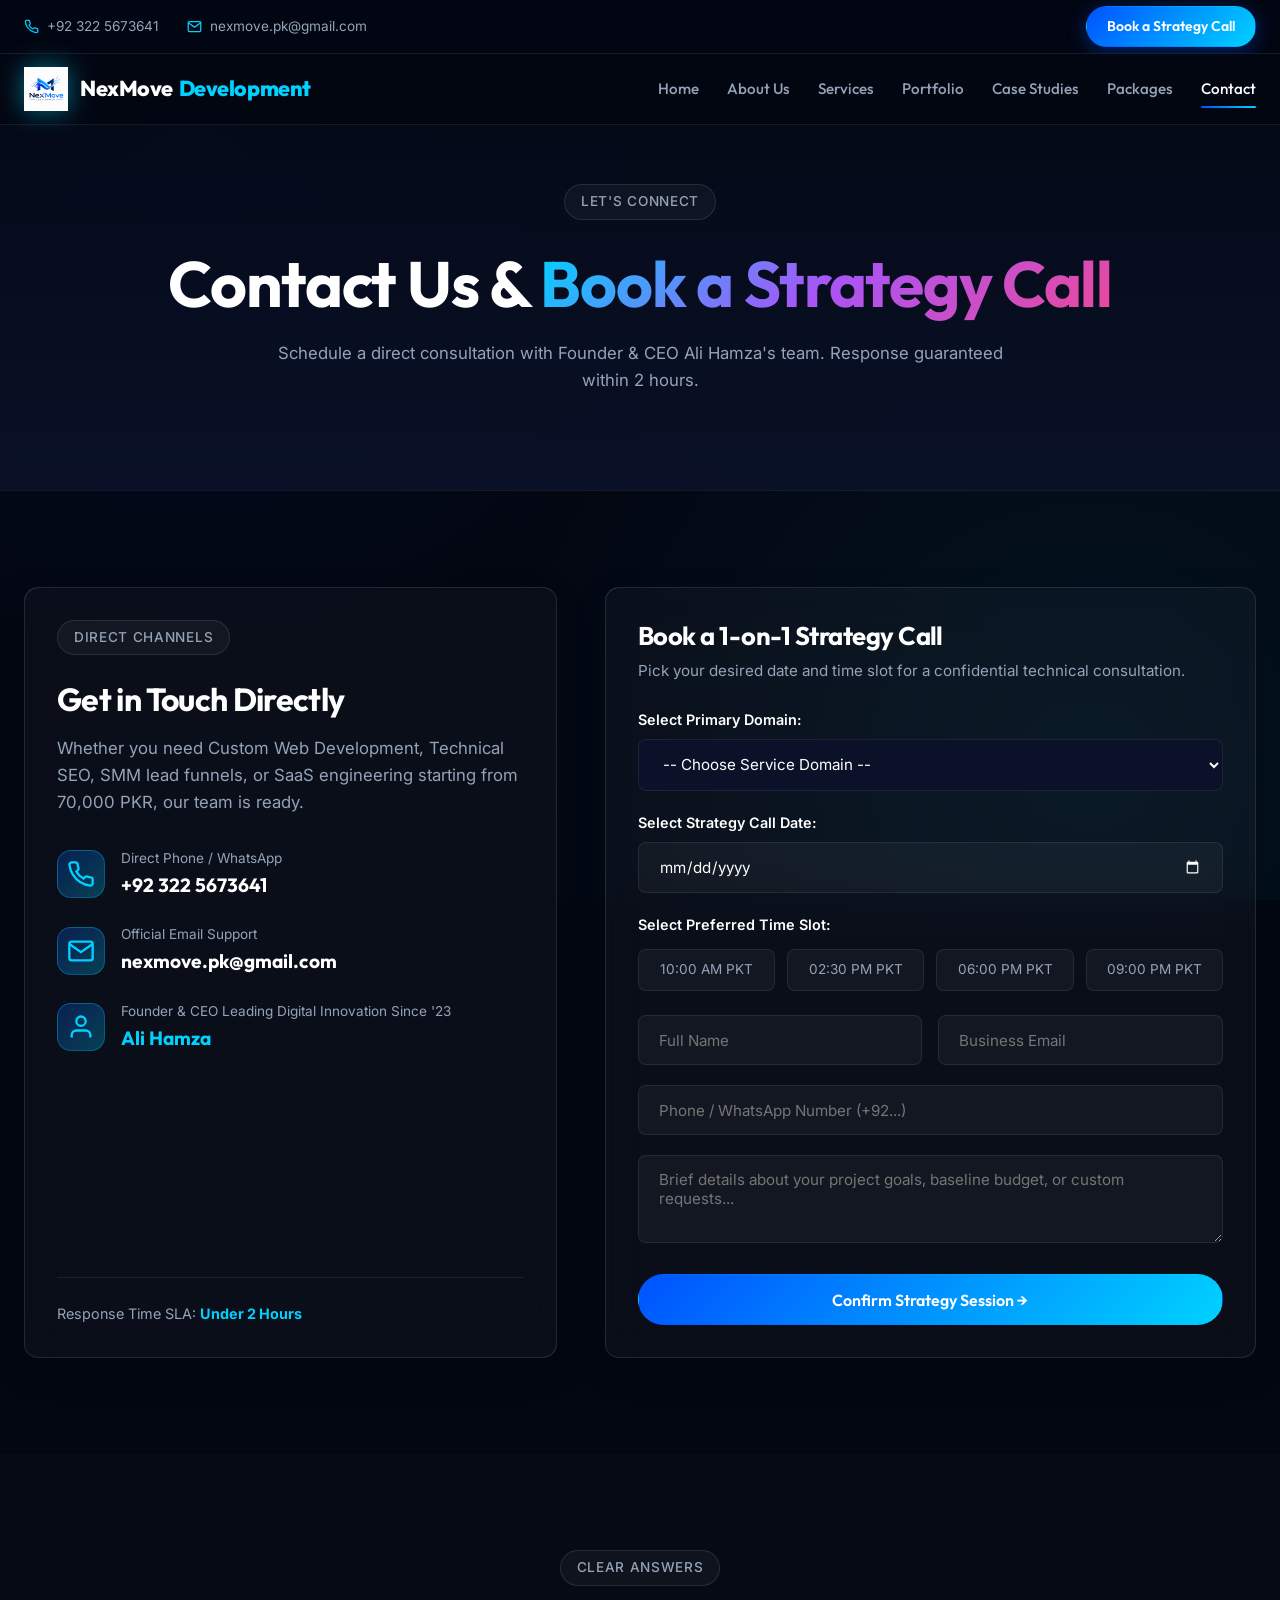
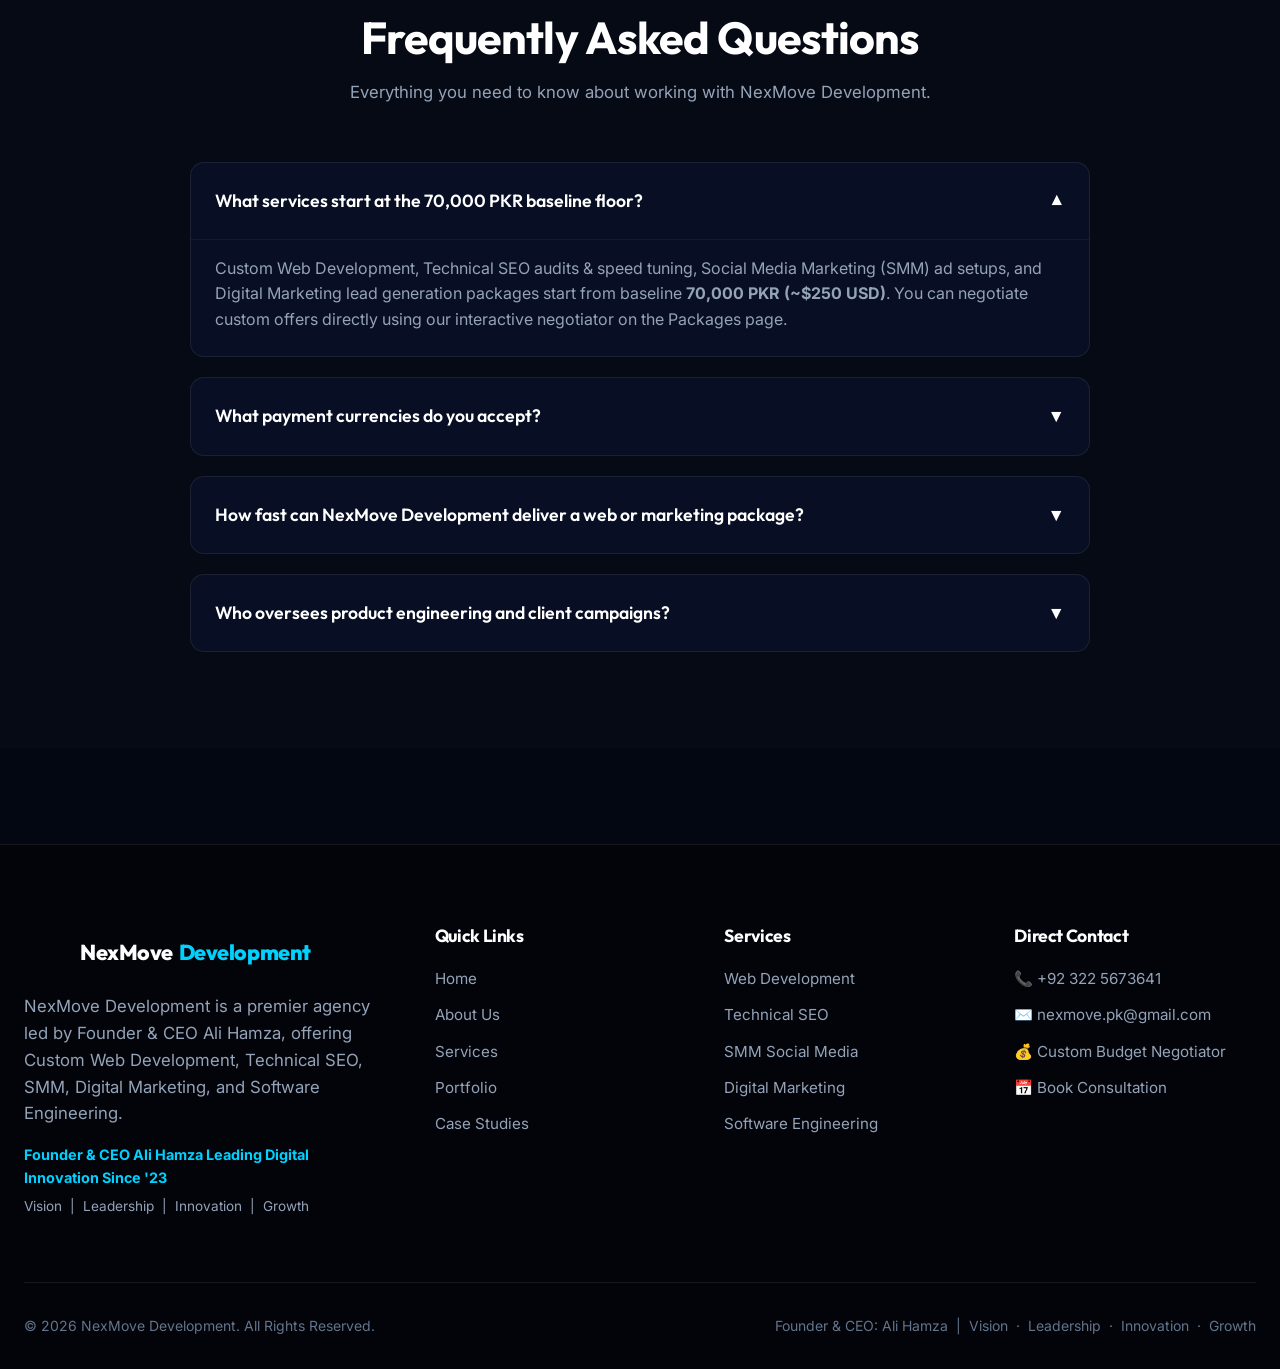
<file: contact.html>
<!DOCTYPE html>
<html lang="en">

<head>
  <meta name="google-site-verification" content="6f5nG7aga6rYgWxFQuYCXkwPGqTMZYGz8n50BvGc-e0" />
  <meta charset="UTF-8">
  <meta name="viewport" content="width=device-width, initial-scale=1.0">
  <title>Contact Us & Book Strategy Call | NexMove Development</title>
  <meta name="description"
    content="Get in touch with NexMove Development or book a strategy consultation session for Web Development, Technical SEO, SMM, Digital Marketing, or Software Engineering. Call +92 322 5673641.">
  <meta name="keywords"
    content="Contact NexMove Development, Book Strategy Call, Web Development Consultation, SMM Digital Marketing, Ali Hamza CEO">
  <meta name="author" content="Ali Hamza — Founder & CEO, NexMove Development">

  <!-- Mandatory Favicon Path -->
  <link rel="icon" type="image/png" href="favicon.png">

  <!-- Open Graph -->
  <meta property="og:type" content="website">
  <meta property="og:title" content="Contact Us & Strategy Call | NexMove Development">
  <meta property="og:description"
    content="Schedule a 1-on-1 strategy consultation session with NexMove Development starting from 70k PKR baseline packages.">
  <meta property="og:image" content="Logo.png">

  <!-- Stylesheet -->
  <link rel="stylesheet" href="assets/css/style.css">
</head>

<body>

  <!-- HEADER -->
  <header class="site-header">
    <div class="top-bar">
      <div class="container top-bar-inner">
        <div class="top-contacts">
          <a href="tel:+923225673641" class="top-contact-item">
            <svg viewBox="0 0 24 24" fill="none" stroke-width="2" stroke-linecap="round" stroke-linejoin="round">
              <path
                d="M22 16.92v3a2 2 0 0 1-2.18 2 19.79 19.79 0 0 1-8.63-3.07 19.5 19.5 0 0 1-6-6 19.79 19.79 0 0 1-3.07-8.67A2 2 0 0 1 4.11 2h3a2 2 0 0 1 2 1.72 12.84 12.84 0 0 0 .7 2.81 2 2 0 0 1-.45 2.11L8.09 9.91a16 16 0 0 0 6 6l1.27-1.27a2 2 0 0 1 2.11-.45 12.84 12.84 0 0 0 2.81.7A2 2 0 0 1 22 16.92z">
              </path>
            </svg>
            +92 322 5673641
          </a>
          <a href="mailto:nexmove.pk@gmail.com" class="top-contact-item">
            <svg viewBox="0 0 24 24" fill="none" stroke-width="2" stroke-linecap="round" stroke-linejoin="round">
              <path d="M4 4h16c1.1 0 2 .9 2 2v12c0 1.1-.9 2-2 2H4c-1.1 0-2-.9-2-2V6c0-1.1.9-2 2-2z"></path>
              <polyline points="22,6 12,13 2,6"></polyline>
            </svg>
            nexmove.pk@gmail.com
          </a>
        </div>
        <div>
          <a href="contact.html" class="btn btn-primary btn-sm">Book a Strategy Call</a>
        </div>
      </div>
    </div>

    <nav class="main-nav">
      <div class="container nav-inner">
        <a href="index.html" class="brand-logo">
          <img src="Logo.png" alt="NexMove Development Logo">
          <span class="brand-text">NexMove <span class="text-cyan">Development</span></span>
        </a>
        <div class="nav-links">
          <a href="index.html" class="nav-link">Home</a>
          <a href="about.html" class="nav-link">About Us</a>
          <a href="services.html" class="nav-link">Services</a>
          <a href="portfolio.html" class="nav-link">Portfolio</a>
          <a href="projects.html" class="nav-link">Case Studies</a>
          <a href="packages.html" class="nav-link">Packages</a>
          <a href="contact.html" class="nav-link active">Contact</a>
        </div>
        <button class="mobile-nav-toggle" id="mobileNavToggle" aria-label="Toggle Navigation">
          <svg width="28" height="28" viewBox="0 0 24 24" fill="none" stroke="currentColor" stroke-width="2">
            <line x1="3" y1="12" x2="21" y2="12"></line>
            <line x1="3" y1="6" x2="21" y2="6"></line>
            <line x1="3" y1="18" x2="21" y2="18"></line>
          </svg>
        </button>
      </div>
    </nav>
  </header>

  <!-- Mobile Drawer -->
  <div class="drawer-overlay" id="drawerOverlay"></div>
  <div class="mobile-drawer" id="mobileDrawer">
    <div>
      <div class="drawer-header">
        <a href="index.html" class="brand-logo">
          <img src="Logo.png" alt="NexMove Development Logo">
          <span class="brand-text">NexMove <span class="text-cyan">Dev</span></span>
        </a>
        <button class="drawer-close" id="mobileDrawerClose">&times;</button>
      </div>
      <div class="drawer-links">
        <a href="index.html" class="drawer-link">Home</a>
        <a href="about.html" class="drawer-link">About Us</a>
        <a href="services.html" class="drawer-link">Services</a>
        <a href="portfolio.html" class="drawer-link">Portfolio</a>
        <a href="projects.html" class="drawer-link">Case Studies</a>
        <a href="packages.html" class="drawer-link">Packages</a>
        <a href="contact.html" class="drawer-link active">Contact Us</a>
      </div>
    </div>
    <div style="margin-top: 2rem;">
      <a href="contact.html" class="btn btn-primary" style="width:100%;">Book Strategy Call</a>
    </div>
  </div>

  <!-- HERO — CONTACT PAGE: Tech Connectivity Dark Network Background -->
  <section class="page-hero hero-contact">
    <div class="container text-center" style="position: relative; z-index: 2;">
      <div class="badge-pill">Let's Connect</div>
      <h1>Contact Us & <span class="text-gradient">Book a Strategy Call</span></h1>
      <p style="max-width: 750px; margin: 1rem auto 0;">Schedule a direct consultation with Founder & CEO Ali Hamza's
        team. Response guaranteed within 2 hours.</p>
    </div>
  </section>

  <!-- CONTACT & STRATEGY BOOKING SECTION -->
  <section class="section-padding">
    <div class="container">
      <div class="contact-grid">

        <!-- Left Column: Direct Info Card -->
        <div>
          <div class="glass-card glow-border"
            style="height:100%; display:flex; flex-direction:column; justify-content:space-between;">
            <div>
              <div class="badge-pill">Direct Channels</div>
              <h2 style="font-size:2rem; margin-bottom:1rem;">Get in Touch Directly</h2>
              <p style="margin-bottom:2rem;">Whether you need Custom Web Development, Technical SEO, SMM lead funnels,
                or SaaS engineering starting from 70,000 PKR, our team is ready.</p>

              <div style="display:flex; flex-direction:column; gap:1.5rem;">
                <div style="display:flex; align-items:center; gap:1rem;">
                  <div class="service-icon" style="margin-bottom:0; width:48px; height:48px;">
                    <svg viewBox="0 0 24 24" fill="none" stroke-width="2">
                      <path
                        d="M22 16.92v3a2 2 0 0 1-2.18 2 19.79 19.79 0 0 1-8.63-3.07 19.5 19.5 0 0 1-6-6 19.79 19.79 0 0 1-3.07-8.67A2 2 0 0 1 4.11 2h3a2 2 0 0 1 2 1.72 12.84 12.84 0 0 0 .7 2.81 2 2 0 0 1-.45 2.11L8.09 9.91a16 16 0 0 0 6 6l1.27-1.27a2 2 0 0 1 2.11-.45 12.84 12.84 0 0 0 2.81.7A2 2 0 0 1 22 16.92z">
                      </path>
                    </svg>
                  </div>
                  <div>
                    <div style="font-size:0.85rem; color:var(--text-muted);">Direct Phone / WhatsApp</div>
                    <a href="tel:+923225673641"
                      style="font-family:'Outfit'; font-size:1.2rem; font-weight:700; color:var(--text-main);">+92 322
                      5673641</a>
                  </div>
                </div>

                <div style="display:flex; align-items:center; gap:1rem;">
                  <div class="service-icon" style="margin-bottom:0; width:48px; height:48px;">
                    <svg viewBox="0 0 24 24" fill="none" stroke-width="2">
                      <path d="M4 4h16c1.1 0 2 .9 2 2v12c0 1.1-.9 2-2 2H4c-1.1 0-2-.9-2-2V6c0-1.1.9-2 2-2z"></path>
                      <polyline points="22,6 12,13 2,6"></polyline>
                    </svg>
                  </div>
                  <div>
                    <div style="font-size:0.85rem; color:var(--text-muted);">Official Email Support</div>
                    <a href="mailto:nexmove.pk@gmail.com"
                      style="font-family:'Outfit'; font-size:1.2rem; font-weight:700; color:var(--text-main);">nexmove.pk@gmail.com</a>
                  </div>
                </div>

                <div style="display:flex; align-items:center; gap:1rem;">
                  <div class="service-icon" style="margin-bottom:0; width:48px; height:48px;">
                    <svg viewBox="0 0 24 24" fill="none" stroke-width="2">
                      <path d="M20 21v-2a4 4 0 0 0-4-4H8a4 4 0 0 0-4 4v2"></path>
                      <circle cx="12" cy="7" r="4"></circle>
                    </svg>
                  </div>
                  <div>
                    <div style="font-size:0.85rem; color:var(--text-muted);">Founder & CEO Leading Digital Innovation
                      Since '23</div>
                    <div style="font-family:'Outfit'; font-size:1.2rem; font-weight:700; color:var(--accent-cyan);">Ali
                      Hamza</div>
                  </div>
                </div>
              </div>
            </div>

            <div style="margin-top:2.5rem; padding-top:1.5rem; border-top:1px solid var(--border-glass);">
              <div style="font-size:0.9rem; color:var(--text-muted);">Response Time SLA: <strong
                  style="color:var(--accent-cyan);">Under 2 Hours</strong></div>
            </div>
          </div>
        </div>

        <!-- Right Column: Interactive Consultation Booking Form -->
        <div>
          <div class="glass-card glow-border">
            <h3 style="font-size:1.6rem; margin-bottom:0.5rem;">Book a 1-on-1 Strategy Call</h3>
            <p style="margin-bottom:1.5rem; font-size:0.95rem;">Pick your desired date and time slot for a confidential
              technical consultation.</p>

            <form id="consultationBookingForm">
              <!-- Service Goal -->
              <div style="margin-bottom:1.25rem;">
                <label style="display:block; font-size:0.9rem; font-weight:600; margin-bottom:0.5rem;">Select Primary
                  Domain:</label>
                <select class="input-field" required style="background:#0a1128;">
                  <option value="">-- Choose Service Domain --</option>
                  <option value="web">Custom Web Development (From 70k PKR)</option>
                  <option value="seo">Technical SEO & Core Vitals (From 70k PKR)</option>
                  <option value="smm">Social Media Marketing SMM (From 70k PKR)</option>
                  <option value="dm">Digital Marketing DM & Funnels (From 70k PKR)</option>
                  <option value="software">Software Engineering & SaaS Platform</option>
                  <option value="mobile">Mobile Application Development (iOS/Android)</option>
                </select>
              </div>

              <!-- Date Picker -->
              <div style="margin-bottom:1.25rem;">
                <label style="display:block; font-size:0.9rem; font-weight:600; margin-bottom:0.5rem;">Select Strategy
                  Call Date:</label>
                <input type="date" class="input-field" required style="color-scheme: dark;">
              </div>

              <!-- Time Slot Picker -->
              <div style="margin-bottom:1.5rem;">
                <label style="display:block; font-size:0.9rem; font-weight:600; margin-bottom:0.25rem;">Select Preferred
                  Time Slot:</label>
                <input type="hidden" id="selectedTimeSlot" name="selectedTimeSlot" required>
                <div class="slot-picker">
                  <div class="slot-btn" data-slot="Morning 10:00 AM">10:00 AM PKT</div>
                  <div class="slot-btn" data-slot="Afternoon 02:30 PM">02:30 PM PKT</div>
                  <div class="slot-btn" data-slot="Evening 06:00 PM">06:00 PM PKT</div>
                  <div class="slot-btn" data-slot="Night 09:00 PM">09:00 PM PKT</div>
                </div>
              </div>

              <!-- Client Details -->
              <div style="display:grid; grid-template-columns: 1fr 1fr; gap:1rem; margin-bottom:1.25rem;">
                <input type="text" class="input-field" placeholder="Full Name" required>
                <input type="email" class="input-field" placeholder="Business Email" required>
              </div>

              <div style="margin-bottom:1.25rem;">
                <input type="tel" class="input-field" placeholder="Phone / WhatsApp Number (+92...)" required>
              </div>

              <div style="margin-bottom:1.5rem;">
                <textarea class="input-field" rows="3"
                  placeholder="Brief details about your project goals, baseline budget, or custom requests..."></textarea>
              </div>

              <button type="submit" class="btn btn-glow" style="width:100%;">Confirm Strategy Session &rarr;</button>
            </form>
          </div>
        </div>

      </div>
    </div>
  </section>

  <!-- FREQUENTLY ASKED QUESTIONS SECTION -->
  <section class="section-padding" style="background: rgba(255,255,255,0.01);">
    <div class="container">
      <div class="section-header text-center">
        <div class="badge-pill">Clear Answers</div>
        <h2>Frequently Asked Questions</h2>
        <p>Everything you need to know about working with NexMove Development.</p>
      </div>

      <div class="faq-list">
        <div class="faq-item active">
          <div class="faq-question">
            <span>What services start at the 70,000 PKR baseline floor?</span>
            <span class="faq-icon">▼</span>
          </div>
          <div class="faq-answer">
            Custom Web Development, Technical SEO audits & speed tuning, Social Media Marketing (SMM) ad setups, and
            Digital Marketing lead generation packages start from baseline <strong>70,000 PKR (~$250 USD)</strong>. You
            can negotiate custom offers directly using our interactive negotiator on the Packages page.
          </div>
        </div>

        <div class="faq-item">
          <div class="faq-question">
            <span>What payment currencies do you accept?</span>
            <span class="faq-icon">▼</span>
          </div>
          <div class="faq-answer">
            We accept both Pakistani Rupee (PKR) and US Dollar (USD) transactions via direct bank transfer, credit card,
            or international escrow.
          </div>
        </div>

        <div class="faq-item">
          <div class="faq-question">
            <span>How fast can NexMove Development deliver a web or marketing package?</span>
            <span class="faq-icon">▼</span>
          </div>
          <div class="faq-answer">
            Baseline Web Development, Technical SEO, and SMM campaigns deliver within 1 to 2 weeks. Enterprise SaaS
            systems and mobile app suites average 4 to 8 weeks depending on scope.
          </div>
        </div>

        <div class="faq-item">
          <div class="faq-question">
            <span>Who oversees product engineering and client campaigns?</span>
            <span class="faq-icon">▼</span>
          </div>
          <div class="faq-answer">
            Every client project is supervised directly by CEO Ali Hamza and senior team leads to ensure 100% quality
            compliance and performance SLA metrics.
          </div>
        </div>
      </div>
    </div>
  </section>

  <!-- FOOTER -->
  <footer class="site-footer">
    <div class="container">
      <div class="footer-grid">
        <div class="footer-brand">
          <a href="index.html" class="brand-logo" style="margin-bottom:0.75rem;">
            <img src="Logo.png" alt="NexMove Development Logo">
            <span class="brand-text">NexMove <span class="text-cyan">Development</span></span>
          </a>
          <p>NexMove Development is a premier agency led by Founder & CEO Ali Hamza, offering Custom Web Development,
            Technical SEO, SMM, Digital Marketing, and Software Engineering.</p>
          <div style="margin-top: 1rem; color: var(--accent-cyan); font-weight: 700; font-size: 0.9rem;">Founder & CEO
            Ali Hamza Leading Digital Innovation Since '23</div>
          <div style="margin-top: 0.4rem; color: var(--text-muted); font-size: 0.85rem;">Vision &nbsp;|&nbsp; Leadership
            &nbsp;|&nbsp; Innovation &nbsp;|&nbsp; Growth</div>
        </div>

        <div>
          <h4 class="footer-heading">Quick Links</h4>
          <div class="footer-links">
            <a href="index.html">Home</a>
            <a href="about.html">About Us</a>
            <a href="services.html">Services</a>
            <a href="portfolio.html">Portfolio</a>
            <a href="projects.html">Case Studies</a>
          </div>
        </div>

        <div>
          <h4 class="footer-heading">Services</h4>
          <div class="footer-links">
            <a href="services.html#web-development">Web Development</a>
            <a href="services.html#technical-seo">Technical SEO</a>
            <a href="services.html#smm">SMM Social Media </a>
            <a href="services.html#digital-marketing">Digital Marketing </a>
            <a href="services.html#software-engineering">Software Engineering</a>
          </div>
        </div>

        <div>
          <h4 class="footer-heading">Direct Contact</h4>
          <div class="footer-links">
            <a href="tel:+923225673641">📞 +92 322 5673641</a>
            <a href="mailto:nexmove.pk@gmail.com">✉️ nexmove.pk@gmail.com</a>
            <a href="packages.html">💰 Custom Budget Negotiator</a>
            <a href="contact.html">📅 Book Consultation</a>
          </div>
        </div>
      </div>

      <div class="footer-bottom">
        <div>&copy; 2026 NexMove Development. All Rights Reserved.</div>
        <div>Founder & CEO: Ali Hamza &nbsp;|&nbsp; Vision &nbsp;·&nbsp; Leadership &nbsp;·&nbsp; Innovation
          &nbsp;·&nbsp; Growth</div>
      </div>
    </div>
  </footer>

  <script src="assets/js/main.js"></script>
</body>

</html>
</file>
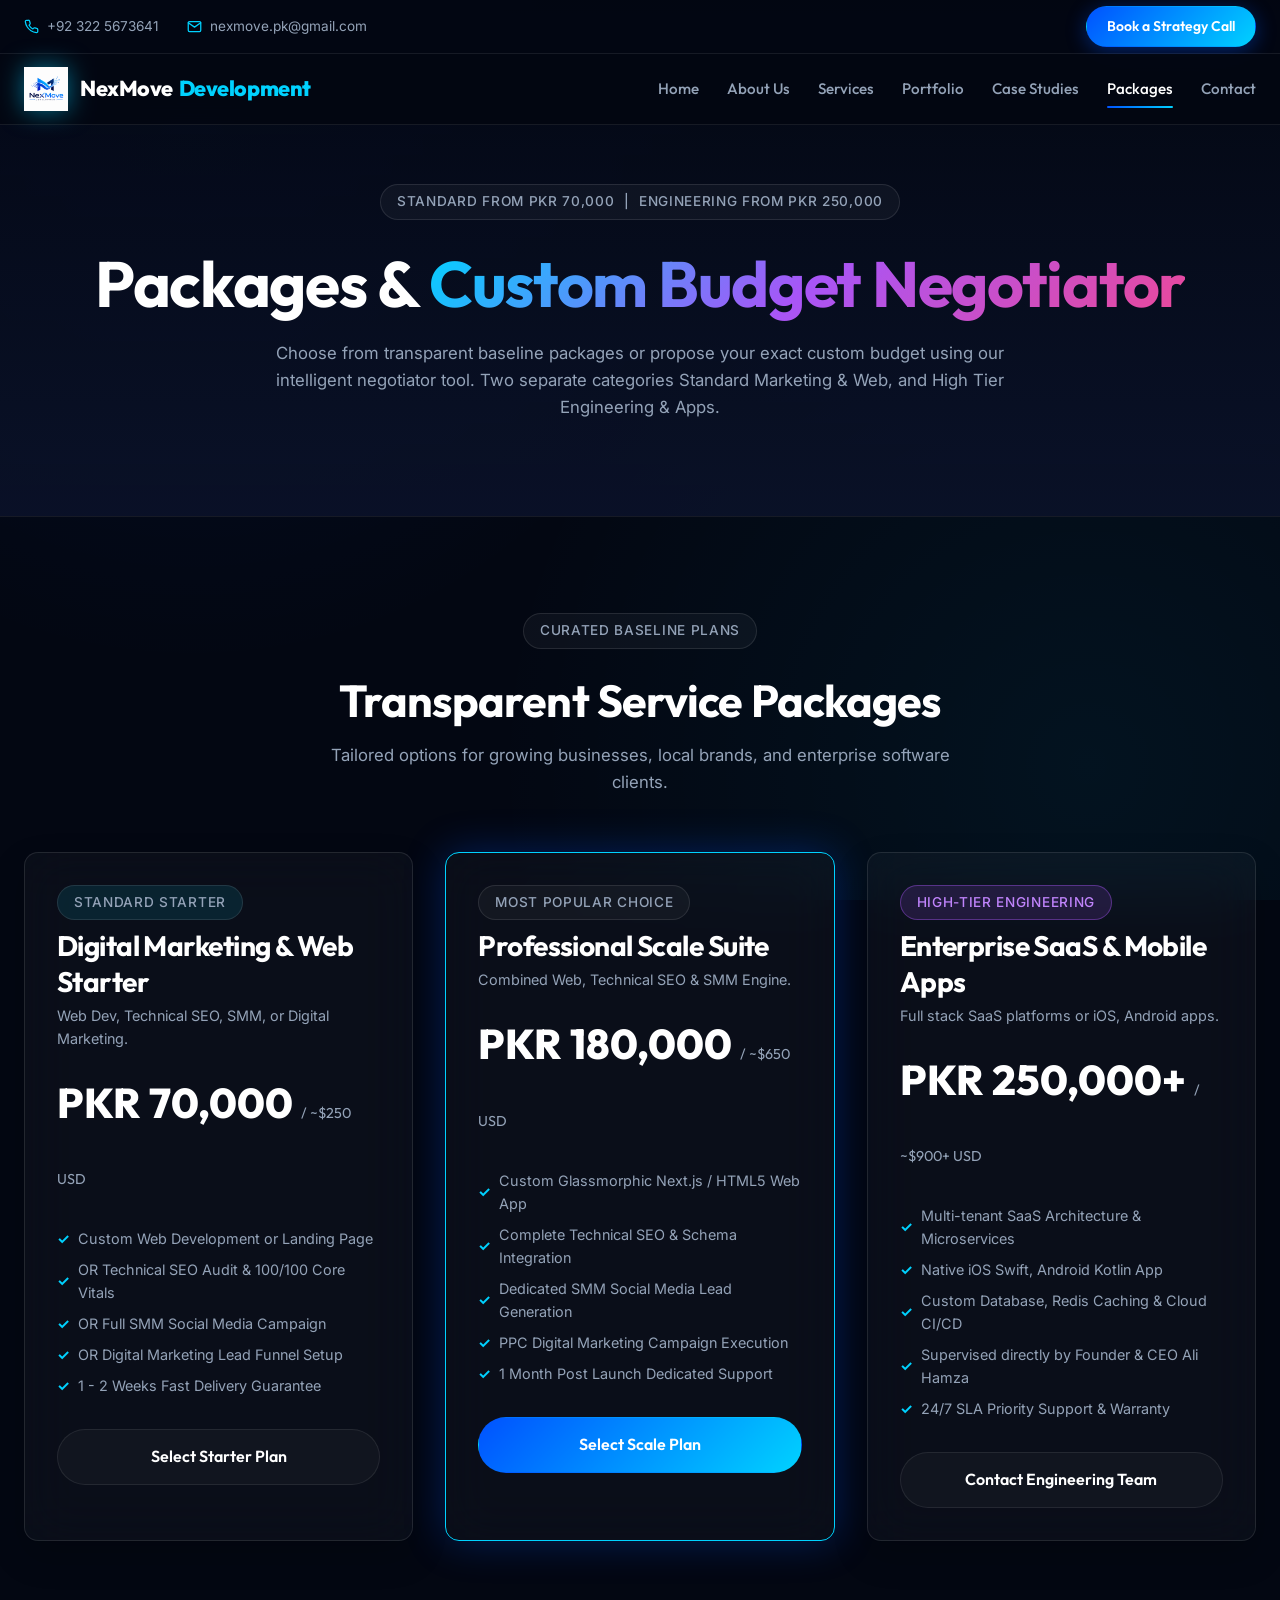
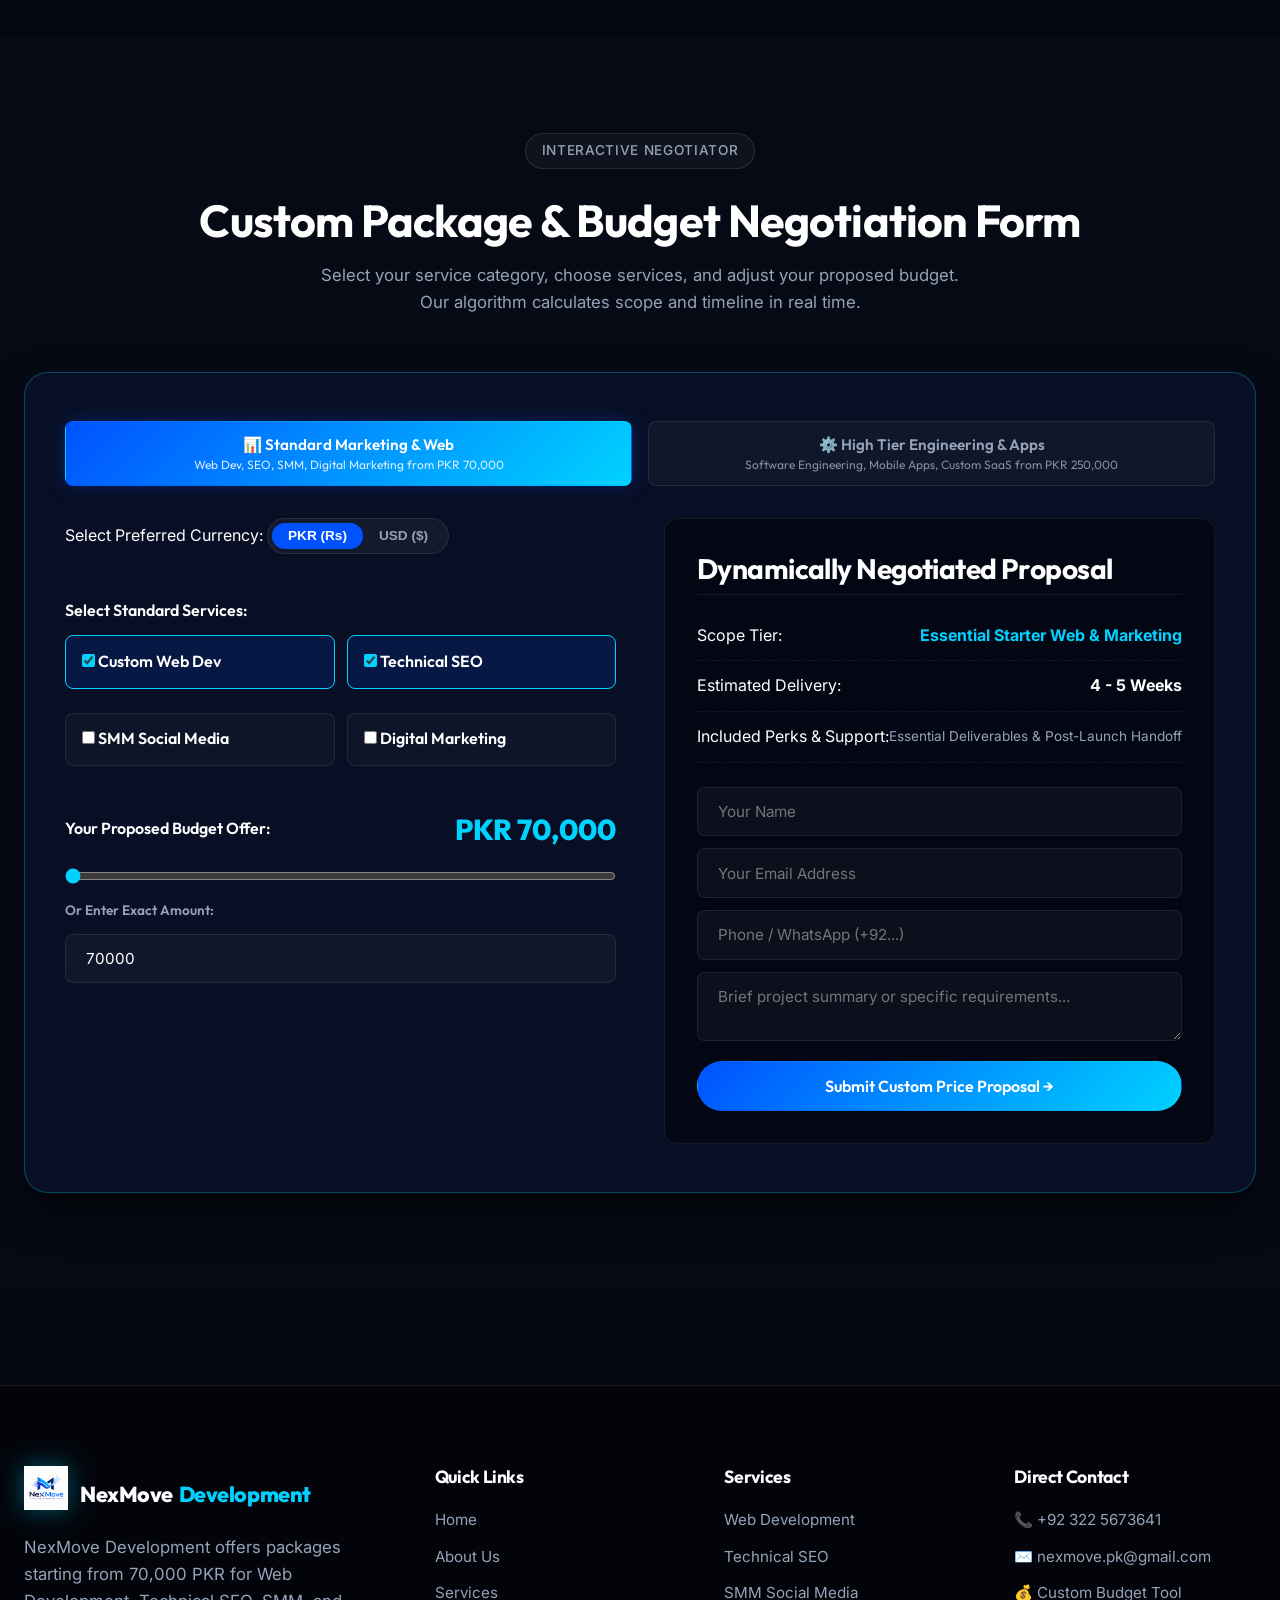
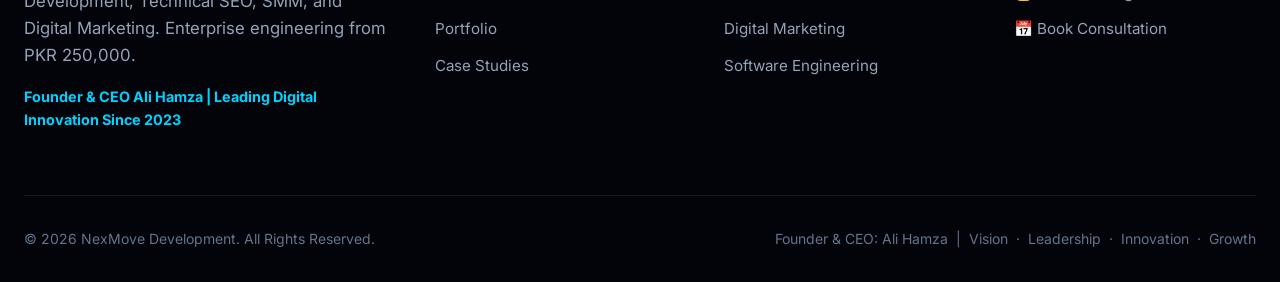
<file: packages.html>
<!DOCTYPE html>
<html lang="en">

<head>
  <meta name="google-site-verification" content="6f5nG7aga6rYgWxFQuYCXkwPGqTMZYGz8n50BvGc-e0" />
  <meta charset="UTF-8">
  <meta name="viewport" content="width=device-width, initial-scale=1.0">
  <title>Pricing Packages & Custom Budget Negotiator | NexMove Development</title>
  <meta name="description"
    content="View transparent packages starting from 70,000 PKR for Web Development, Technical SEO, SMM, and Digital Marketing, or negotiate your custom budget for high-tier software engineering.">
  <meta name="keywords"
    content="70k PKR Web Development, Custom Budget Negotiator, Software Development Cost, NexMove Pricing, Ali Hamza CEO">
  <meta name="author" content="Ali Hamza — Founder & CEO, NexMove Development">

  <!-- Mandatory Favicon Path -->
  <link rel="icon" type="image/png" href="favicon.png">

  <!-- Open Graph -->
  <meta property="og:type" content="website">
  <meta property="og:title" content="Pricing Packages | NexMove Development">
  <meta property="og:description"
    content="Packages for Web Dev, Technical SEO, SMM, and Digital Marketing starting at PKR 70,000.">
  <meta property="og:image" content="Logo.png">

  <!-- Stylesheet -->
  <link rel="stylesheet" href="assets/css/style.css">
</head>

<body>

  <!-- HEADER -->
  <header class="site-header">
    <div class="top-bar">
      <div class="container top-bar-inner">
        <div class="top-contacts">
          <a href="tel:+923225673641" class="top-contact-item">
            <svg viewBox="0 0 24 24" fill="none" stroke-width="2" stroke-linecap="round" stroke-linejoin="round">
              <path
                d="M22 16.92v3a2 2 0 0 1-2.18 2 19.79 19.79 0 0 1-8.63-3.07 19.5 19.5 0 0 1-6-6 19.79 19.79 0 0 1-3.07-8.67A2 2 0 0 1 4.11 2h3a2 2 0 0 1 2 1.72 12.84 12.84 0 0 0 .7 2.81 2 2 0 0 1-.45 2.11L8.09 9.91a16 16 0 0 0 6 6l1.27-1.27a2 2 0 0 1 2.11-.45 12.84 12.84 0 0 0 2.81.7A2 2 0 0 1 22 16.92z">
              </path>
            </svg>
            +92 322 5673641
          </a>
          <a href="mailto:nexmove.pk@gmail.com" class="top-contact-item">
            <svg viewBox="0 0 24 24" fill="none" stroke-width="2" stroke-linecap="round" stroke-linejoin="round">
              <path d="M4 4h16c1.1 0 2 .9 2 2v12c0 1.1-.9 2-2 2H4c-1.1 0-2-.9-2-2V6c0-1.1.9-2 2-2z"></path>
              <polyline points="22,6 12,13 2,6"></polyline>
            </svg>
            nexmove.pk@gmail.com
          </a>
        </div>
        <div>
          <a href="contact.html" class="btn btn-primary btn-sm">Book a Strategy Call</a>
        </div>
      </div>
    </div>

    <nav class="main-nav">
      <div class="container nav-inner">
        <a href="index.html" class="brand-logo">
          <img src="Logo.png" alt="NexMove Development Logo">
          <span class="brand-text">NexMove <span class="text-cyan">Development</span></span>
        </a>
        <div class="nav-links">
          <a href="index.html" class="nav-link">Home</a>
          <a href="about.html" class="nav-link">About Us</a>
          <a href="services.html" class="nav-link">Services</a>
          <a href="portfolio.html" class="nav-link">Portfolio</a>
          <a href="projects.html" class="nav-link">Case Studies</a>
          <a href="packages.html" class="nav-link active">Packages</a>
          <a href="contact.html" class="nav-link">Contact</a>
        </div>
        <button class="mobile-nav-toggle" id="mobileNavToggle" aria-label="Toggle Navigation">
          <svg width="28" height="28" viewBox="0 0 24 24" fill="none" stroke="currentColor" stroke-width="2">
            <line x1="3" y1="12" x2="21" y2="12"></line>
            <line x1="3" y1="6" x2="21" y2="6"></line>
            <line x1="3" y1="18" x2="21" y2="18"></line>
          </svg>
        </button>
      </div>
    </nav>
  </header>

  <!-- Mobile Drawer -->
  <div class="drawer-overlay" id="drawerOverlay"></div>
  <div class="mobile-drawer" id="mobileDrawer">
    <div>
      <div class="drawer-header">
        <a href="index.html" class="brand-logo">
          <img src="Logo.png" alt="NexMove Development Logo">
          <span class="brand-text">NexMove <span class="text-cyan">Dev</span></span>
        </a>
        <button class="drawer-close" id="mobileDrawerClose">&times;</button>
      </div>
      <div class="drawer-links">
        <a href="index.html" class="drawer-link">Home</a>
        <a href="about.html" class="drawer-link">About Us</a>
        <a href="services.html" class="drawer-link">Services</a>
        <a href="portfolio.html" class="drawer-link">Portfolio</a>
        <a href="projects.html" class="drawer-link">Case Studies</a>
        <a href="packages.html" class="drawer-link active">Packages</a>
        <a href="contact.html" class="drawer-link">Contact Us</a>
      </div>
    </div>
    <div style="margin-top: 2rem;">
      <a href="contact.html" class="btn btn-primary" style="width:100%;">Book Strategy Call</a>
    </div>
  </div>

  <!-- HERO — PACKAGES PAGE: Cyber Finance Background -->
  <section class="page-hero hero-packages">
    <div class="container text-center" style="position: relative; z-index: 2;">
      <div class="badge-pill">Standard from PKR 70,000 &nbsp;|&nbsp; Engineering from PKR 250,000</div>
      <h1>Packages & <span class="text-gradient">Custom Budget Negotiator</span></h1>
      <p style="max-width: 750px; margin: 1rem auto 0;">Choose from transparent baseline packages or propose your exact
        custom budget using our intelligent negotiator tool. Two separate categories Standard Marketing & Web, and High
        Tier Engineering & Apps.</p>
    </div>
  </section>

  <!-- STANDARD PRICING TABLES -->
  <section class="section-padding">
    <div class="container">
      <div class="section-header text-center">
        <div class="badge-pill">Curated Baseline Plans</div>
        <h2>Transparent Service Packages</h2>
        <p>Tailored options for growing businesses, local brands, and enterprise software clients.</p>
      </div>

      <div class="pricing-grid">
        <!-- Tier 1: Standard Starter — 70k -->
        <div class="glass-card">
          <div class="badge-pill" style="margin-bottom:0.5rem; background:rgba(0,210,255,0.1);">Standard Starter</div>
          <h3>Digital Marketing & Web Starter</h3>
          <p style="font-size:0.9rem; margin-top:0.3rem;">Web Dev, Technical SEO, SMM, or Digital Marketing.</p>
          <div class="price-tag">PKR 70,000 <span>/ ~$250 USD</span></div>
          <ul class="service-list" style="margin-bottom:2rem;">
            <li>Custom Web Development or Landing Page</li>
            <li>OR Technical SEO Audit & 100/100 Core Vitals</li>
            <li>OR Full SMM Social Media Campaign</li>
            <li>OR Digital Marketing Lead Funnel Setup</li>
            <li>1 - 2 Weeks Fast Delivery Guarantee</li>
          </ul>
          <a href="contact.html" class="btn btn-outline" style="width:100%;" id="selectStarterPlan">Select Starter
            Plan</a>
        </div>

        <!-- Tier 2: Professional Scale (Popular) -->
        <div class="glass-card pricing-card popular glow-border">
          <div class="badge-pill" style="margin-bottom:0.5rem;">Most Popular Choice</div>
          <h3>Professional Scale Suite</h3>
          <p style="font-size:0.9rem; margin-top:0.3rem;">Combined Web, Technical SEO & SMM Engine.</p>
          <div class="price-tag">PKR 180,000 <span>/ ~$650 USD</span></div>
          <ul class="service-list" style="margin-bottom:2rem;">
            <li>Custom Glassmorphic Next.js / HTML5 Web App</li>
            <li>Complete Technical SEO & Schema Integration</li>
            <li>Dedicated SMM Social Media Lead Generation</li>
            <li>PPC Digital Marketing Campaign Execution</li>
            <li>1 Month Post Launch Dedicated Support</li>
          </ul>
          <a href="contact.html" class="btn btn-glow" style="width:100%;" id="selectScalePlan">Select Scale Plan</a>
        </div>

        <!-- Tier 3: Enterprise Engineering — High Tier -->
        <div class="glass-card">
          <div class="badge-pill"
            style="margin-bottom:0.5rem; background:rgba(168,85,247,0.15); border-color:rgba(168,85,247,0.4); color:#C084FC;">
            High-Tier Engineering</div>
          <h3>Enterprise SaaS & Mobile Apps</h3>
          <p style="font-size:0.9rem; margin-top:0.3rem;">Full stack SaaS platforms or iOS, Android apps.</p>
          <div class="price-tag">PKR 250,000+ <span>/ ~$900+ USD</span></div>
          <ul class="service-list" style="margin-bottom:2rem;">
            <li>Multi-tenant SaaS Architecture & Microservices</li>
            <li>Native iOS Swift, Android Kotlin App</li>
            <li>Custom Database, Redis Caching & Cloud CI/CD</li>
            <li>Supervised directly by Founder & CEO Ali Hamza</li>
            <li>24/7 SLA Priority Support & Warranty</li>
          </ul>
          <a href="contact.html" class="btn btn-outline" style="width:100%;" id="selectEnterpriseplan">Contact
            Engineering Team</a>
        </div>
      </div>
    </div>
  </section>

  <!-- ========================================================= -->
  <!-- CUSTOM BUDGET NEGOTIATION FORM — TWO SEPARATE CATEGORIES  -->
  <!-- Category 1: Standard Marketing & Web (70k PKR floor)      -->
  <!-- Category 2: High-Tier Engineering & Apps (250k PKR floor) -->
  <!-- ========================================================= -->
  <section class="section-padding" style="background: rgba(255,255,255,0.01);" id="custom-negotiator">
    <div class="container">
      <div class="section-header text-center">
        <div class="badge-pill">Interactive Negotiator</div>
        <h2>Custom Package & Budget Negotiation Form</h2>
        <p>Select your service category, choose services, and adjust your proposed budget. Our algorithm calculates
          scope and timeline in real time.</p>
      </div>

      <div class="calculator-box">
        <form id="budgetCalculatorForm">

          <!-- TWO CATEGORY TABS: Standard Marketing & Web vs High-Tier Engineering -->
          <div class="calc-category-tabs">
            <button type="button" class="calc-tab-btn active" data-category="standard" id="tabStandard">
              📊 Standard Marketing & Web
              <div style="font-size:0.75rem; font-weight:400; opacity:0.85; margin-top:0.2rem;">Web Dev, SEO, SMM,
                Digital Marketing from PKR 70,000</div>
            </button>
            <button type="button" class="calc-tab-btn" data-category="engineering" id="tabEngineering">
              ⚙️ High Tier Engineering & Apps
              <div style="font-size:0.75rem; font-weight:400; opacity:0.85; margin-top:0.2rem;">Software Engineering,
                Mobile Apps, Custom SaaS from PKR 250,000</div>
            </button>
          </div>

          <div class="calc-grid">
            <div class="calc-controls">

              <!-- Currency Switcher -->
              <div>
                <label>Select Preferred Currency:</label>
                <div class="currency-toggle">
                  <button type="button" class="currency-btn active" data-currency="PKR">PKR (Rs)</button>
                  <button type="button" class="currency-btn" data-currency="USD">USD ($)</button>
                </div>
              </div>

              <!-- STANDARD MARKETING & WEB Services (Default visible) -->
              <div class="form-group" id="standardServicesGroup">
                <label>Select Standard Services:</label>
                <div class="service-checkboxes">
                  <label class="checkbox-card selected">
                    <input type="checkbox" value="web" checked>
                    <span>Custom Web Dev</span>
                  </label>
                  <label class="checkbox-card selected">
                    <input type="checkbox" value="seo" checked>
                    <span>Technical SEO</span>
                  </label>
                  <label class="checkbox-card">
                    <input type="checkbox" value="smm">
                    <span>SMM Social Media</span>
                  </label>
                  <label class="checkbox-card">
                    <input type="checkbox" value="dm">
                    <span>Digital Marketing</span>
                  </label>
                </div>
              </div>

              <!-- HIGH-TIER ENGINEERING Services (Hidden by default) -->
              <div class="form-group" id="engineeringServicesGroup" style="display:none;">
                <label>Select Engineering Services:</label>
                <div class="service-checkboxes">
                  <label class="checkbox-card">
                    <input type="checkbox" value="software">
                    <span>Software Engineering</span>
                  </label>
                  <label class="checkbox-card">
                    <input type="checkbox" value="mobile">
                    <span>Mobile App Dev</span>
                  </label>
                  <label class="checkbox-card">
                    <input type="checkbox" value="saas">
                    <span>Custom SaaS Platform</span>
                  </label>
                </div>
              </div>

              <!-- Budget Offer Slider & Manual Input -->
              <div class="form-group budget-slider-wrap">
                <label style="display:flex; justify-content:space-between; align-items:center;">
                  <span>Your Proposed Budget Offer:</span>
                  <span class="slider-val-display" id="sliderValDisplay">PKR 70,000</span>
                </label>
                <input type="range" id="budgetSlider" min="70000" max="300000" step="5000" value="70000">
                <div style="margin-top:0.75rem;">
                  <label style="font-size:0.85rem; color:var(--text-muted);">Or Enter Exact Amount:</label>
                  <input type="number" id="customBudgetInput" class="input-field" placeholder="e.g. 70000"
                    value="70000">
                </div>
              </div>

            </div>

            <!-- Real-time Calculated Proposal Summary & Submission -->
            <div class="calc-summary-card">
              <div>
                <h3
                  style="color:var(--text-main); margin-bottom:1rem; border-bottom:1px solid var(--border-glass); padding-bottom:0.5rem;">
                  Dynamically Negotiated Proposal</h3>
                <div class="summary-row">
                  <span>Scope Tier:</span>
                  <span class="text-cyan" id="estimatedScopeText" style="font-weight:700;">Standard Baseline
                    Package</span>
                </div>
                <div class="summary-row">
                  <span>Estimated Delivery:</span>
                  <span id="timelineText" style="font-weight:700;">1 - 2 Weeks</span>
                </div>
                <div class="summary-row">
                  <span>Included Perks & Support:</span>
                  <span id="discountText" style="font-size:0.85rem; color:var(--text-muted);">Standard QA & 1-Month
                    Support</span>
                </div>
              </div>

              <!-- Contact Brief Inputs for Direct Submission -->
              <div style="margin-top:1.5rem; display:flex; flex-direction:column; gap:0.75rem;">
                <input type="text" class="input-field" placeholder="Your Name" required id="proposalName">
                <input type="email" class="input-field" placeholder="Your Email Address" required id="proposalEmail">
                <input type="tel" class="input-field" placeholder="Phone / WhatsApp (+92...)" required
                  id="proposalPhone">
                <textarea class="input-field" rows="2" placeholder="Brief project summary or specific requirements..."
                  id="proposalMessage"></textarea>
                <button type="submit" class="btn btn-glow" style="width:100%; margin-top:0.5rem;"
                  id="submitProposalBtn">Submit Custom Price Proposal &rarr;</button>
              </div>
            </div>
          </div>
        </form>
      </div>
    </div>
  </section>

  <!-- FOOTER -->
  <footer class="site-footer">
    <div class="container">
      <div class="footer-grid">
        <div class="footer-brand">
          <a href="index.html" class="brand-logo" style="margin-bottom:0.75rem;">
            <img src="Logo.png" alt="NexMove Development Logo">
            <span class="brand-text">NexMove <span class="text-cyan">Development</span></span>
          </a>
          <p>NexMove Development offers packages starting from 70,000 PKR for Web Development, Technical SEO, SMM, and
            Digital Marketing. Enterprise engineering from PKR 250,000.</p>
          <div style="margin-top: 1rem; color: var(--accent-cyan); font-weight: 700; font-size: 0.9rem;">
            Founder & CEO Ali Hamza | Leading Digital Innovation Since 2023
          </div>
        </div>

        <div>
          <h4 class="footer-heading">Quick Links</h4>
          <div class="footer-links">
            <a href="index.html">Home</a>
            <a href="about.html">About Us</a>
            <a href="services.html">Services</a>
            <a href="portfolio.html">Portfolio</a>
            <a href="projects.html">Case Studies</a>
          </div>
        </div>

        <div>
          <h4 class="footer-heading">Services</h4>
          <div class="footer-links">
            <a href="services.html#web-development">Web Development</a>
            <a href="services.html#technical-seo">Technical SEO</a>
            <a href="services.html#smm">SMM Social Media</a>
            <a href="services.html#digital-marketing">Digital Marketing</a>
            <a href="services.html#software-engineering">Software Engineering</a>
          </div>
        </div>

        <div>
          <h4 class="footer-heading">Direct Contact</h4>
          <div class="footer-links">
            <a href="tel:+923225673641">📞 +92 322 5673641</a>
            <a href="mailto:nexmove.pk@gmail.com">✉️ nexmove.pk@gmail.com</a>
            <a href="packages.html#custom-negotiator">💰 Custom Budget Tool</a>
            <a href="contact.html">📅 Book Consultation</a>
          </div>
        </div>
      </div>

      <div class="footer-bottom">
        <div>&copy; 2026 NexMove Development. All Rights Reserved.</div>
        <div>Founder & CEO: Ali Hamza &nbsp;|&nbsp; Vision &nbsp;·&nbsp; Leadership &nbsp;·&nbsp; Innovation
          &nbsp;·&nbsp; Growth</div>
      </div>
    </div>
  </footer>

  <script src="assets/js/main.js"></script>
</body>

</html>
</file>
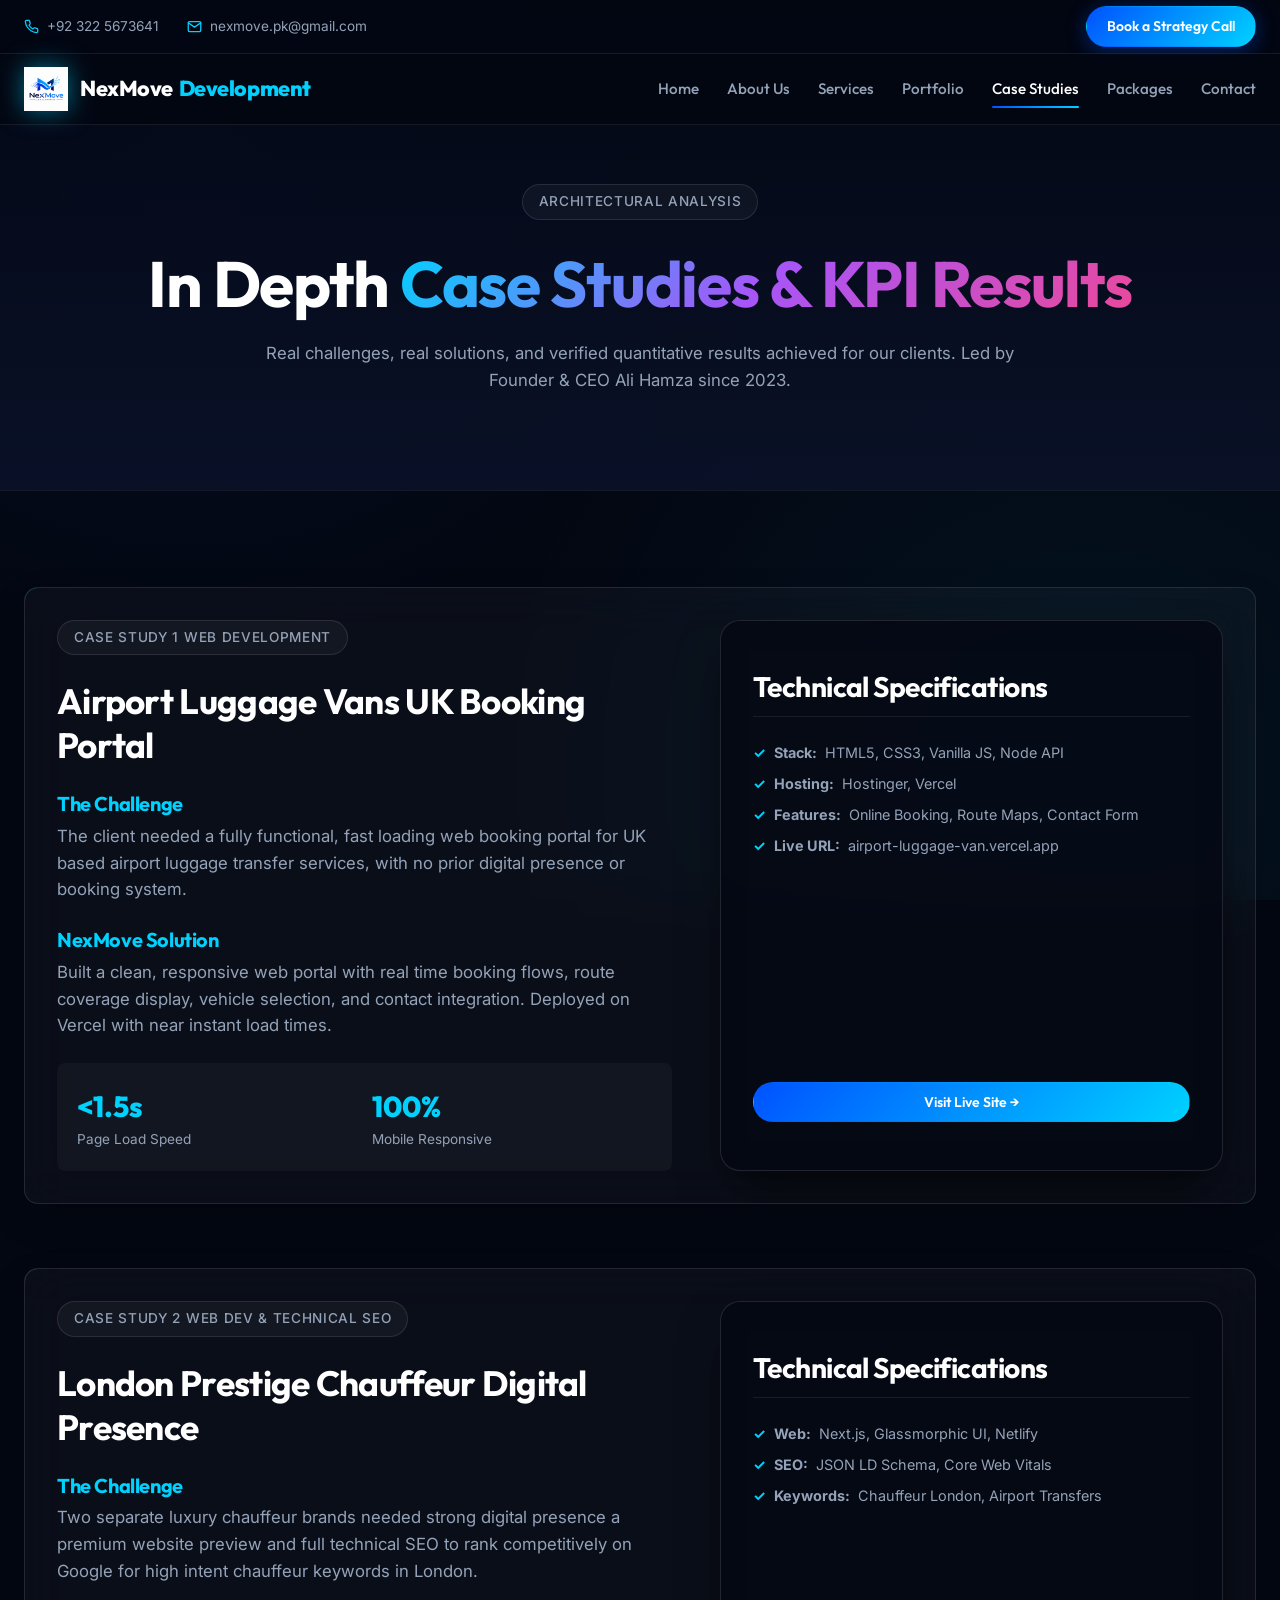
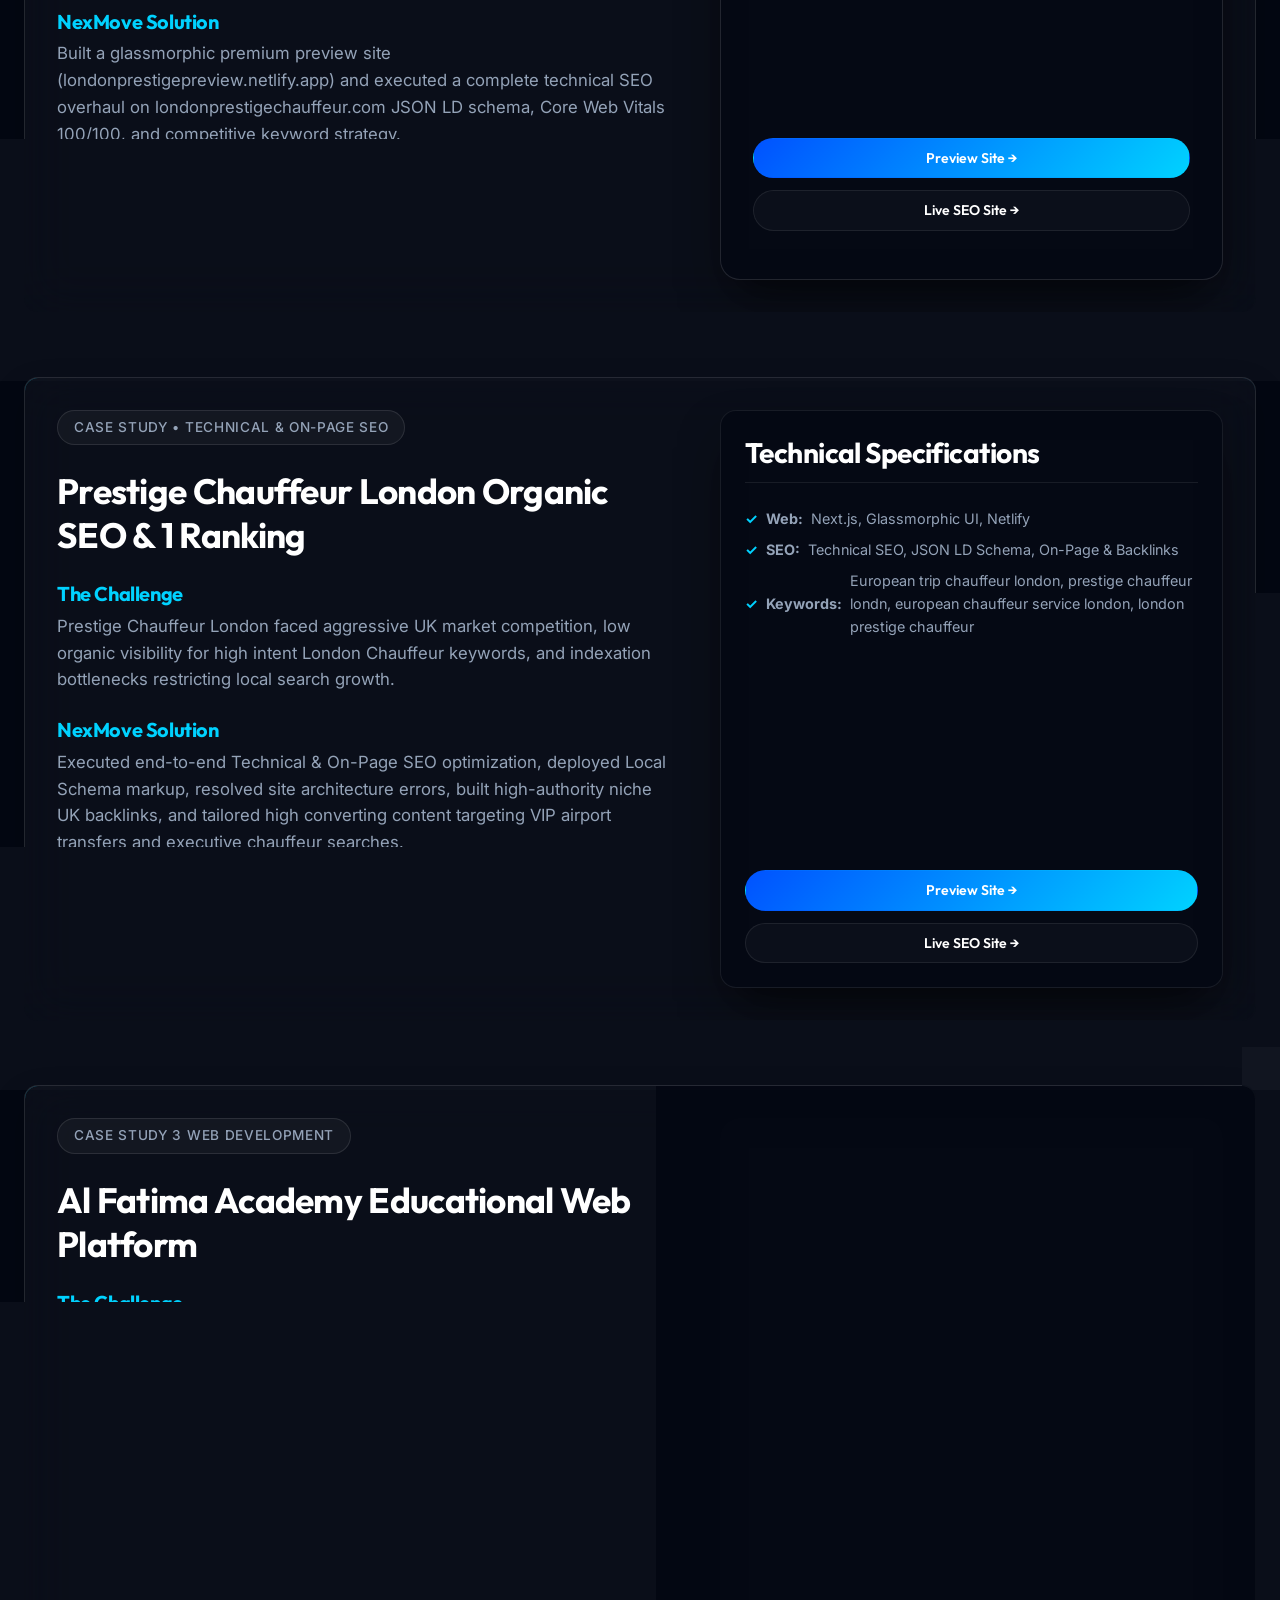
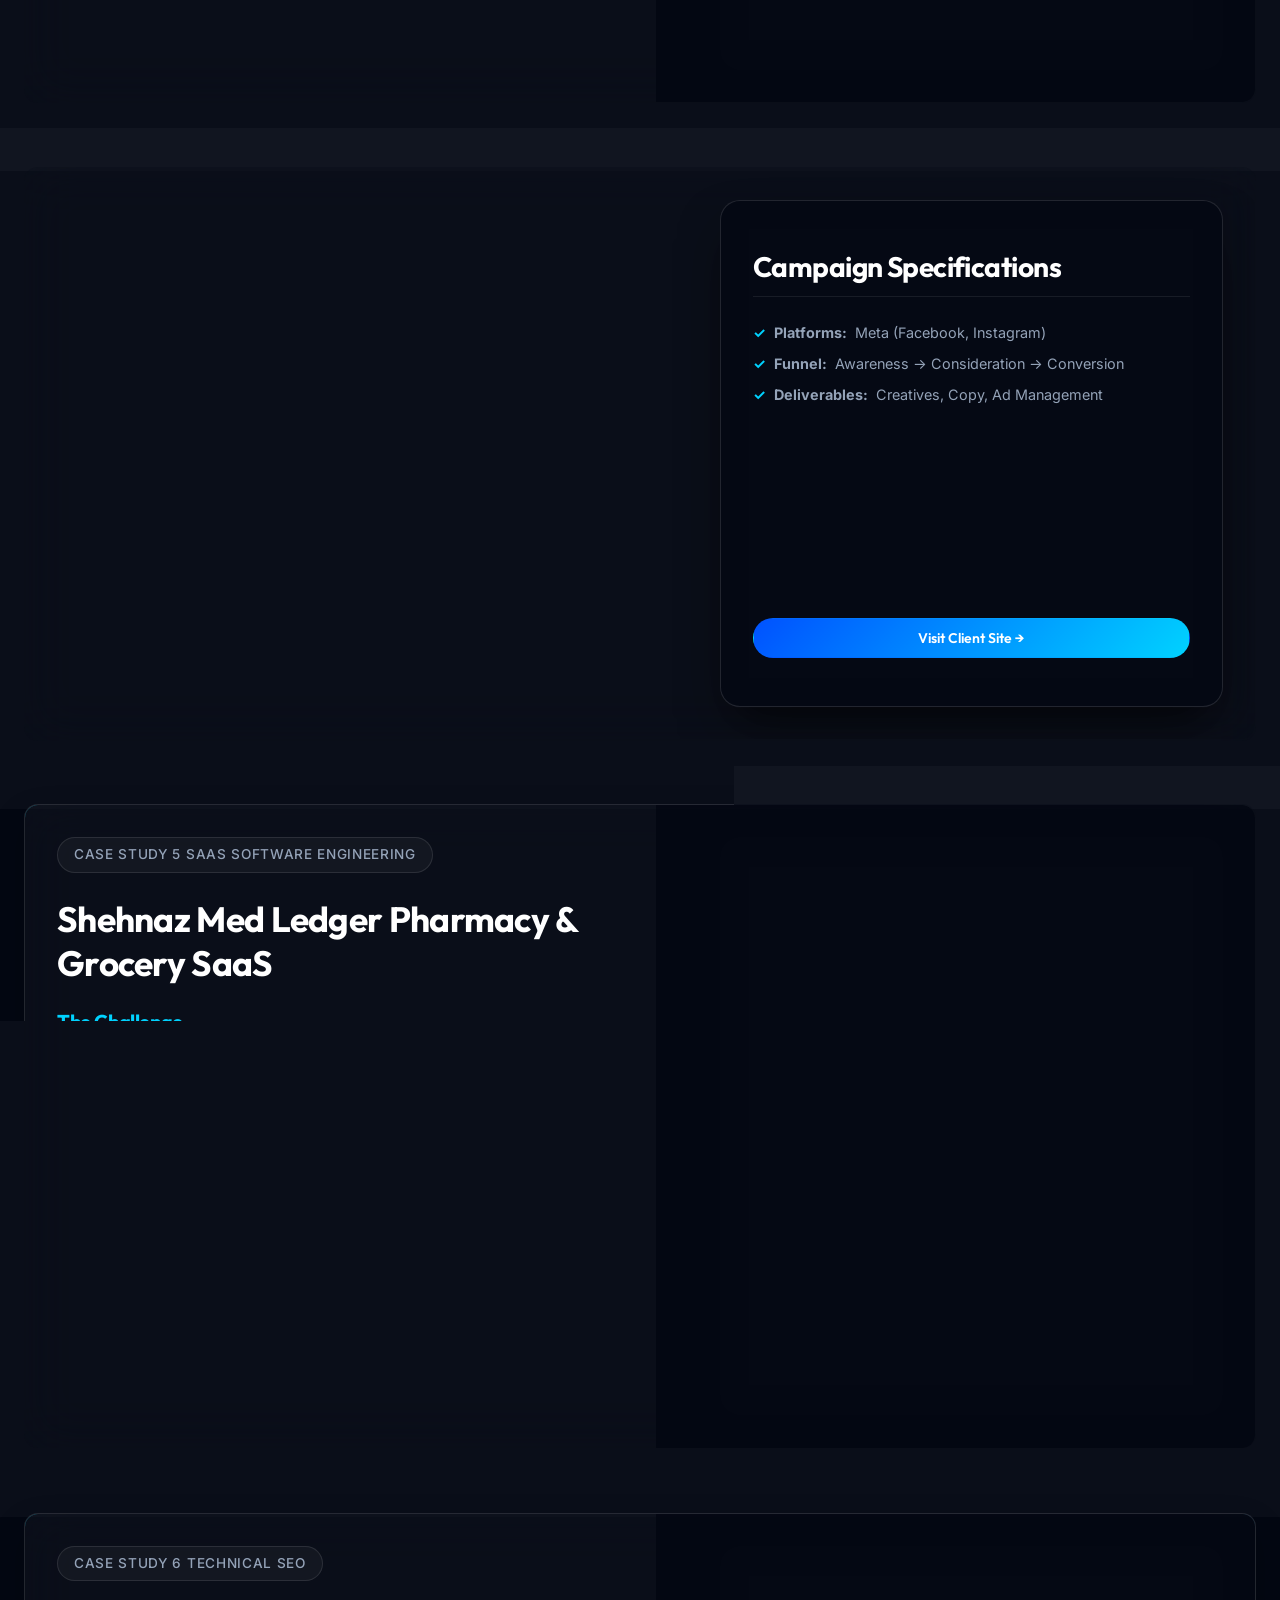
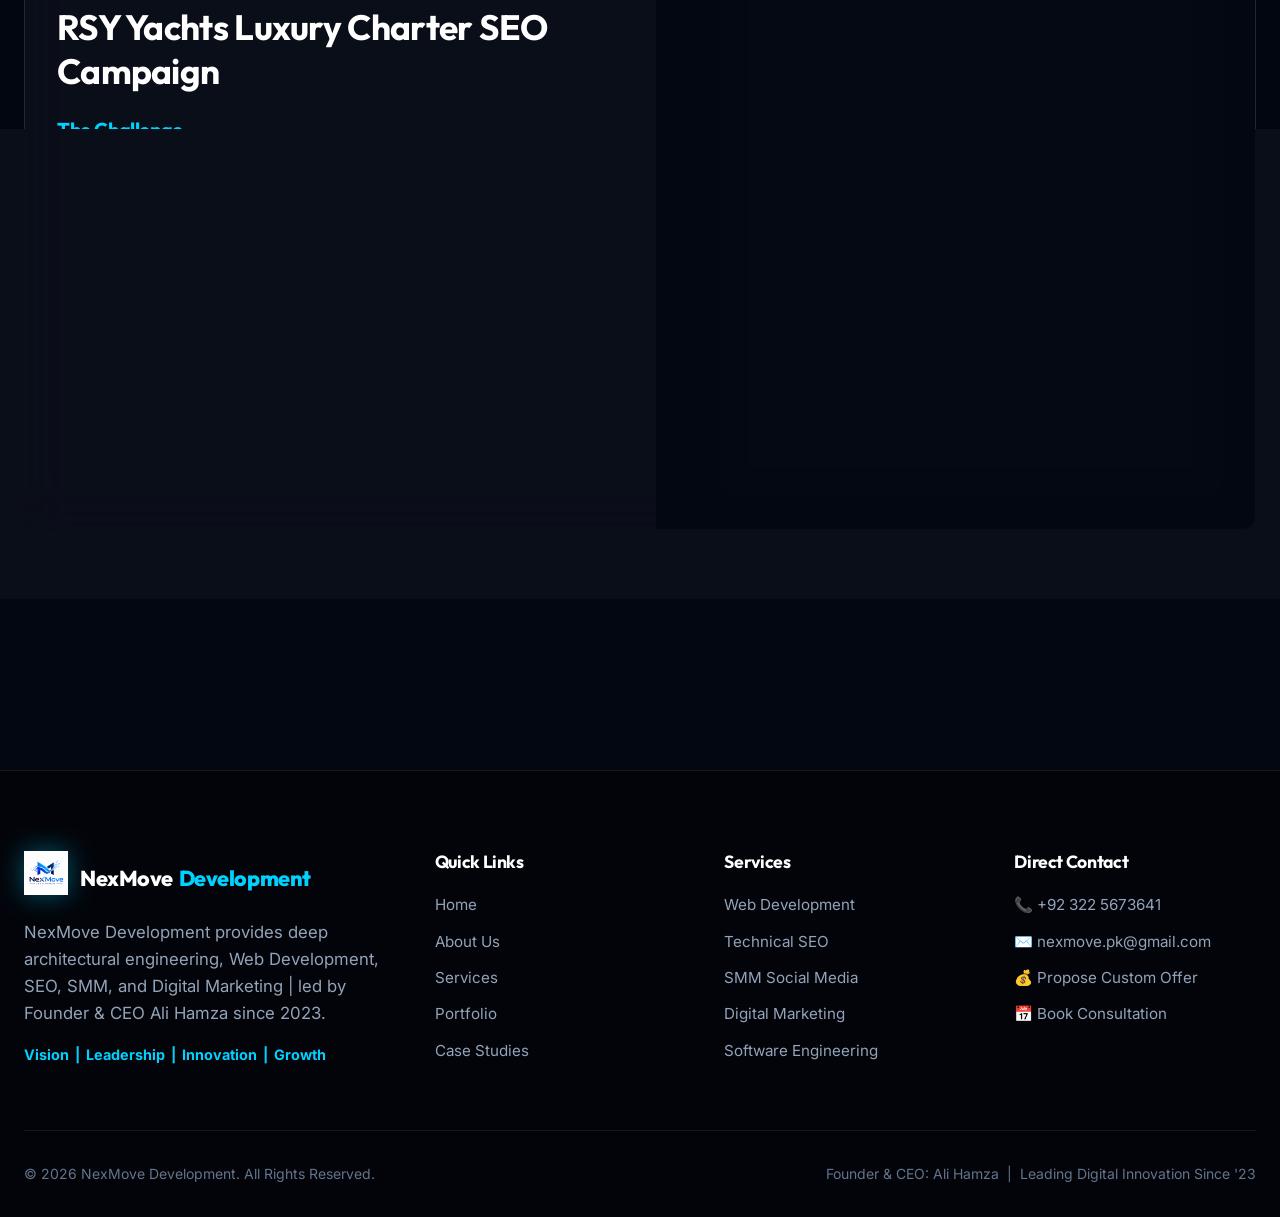
<file: projects.html>
<!DOCTYPE html>
<html lang="en">

<head>
  <meta name="google-site-verification" content="6f5nG7aga6rYgWxFQuYCXkwPGqTMZYGz8n50BvGc-e0" />
  <meta charset="UTF-8">
  <meta name="viewport" content="width=device-width, initial-scale=1.0">
  <title>Case Studies | NexMove Development — Real Client Results</title>
  <meta name="description"
    content="In-depth case studies for Airport Luggage Vans, London Prestige Chauffeur, Aurrify, Nobel Build Repairs, Al Fatima Academy, Shehnaz Med Ledger, and more — by NexMove Development.">
  <meta name="keywords"
    content="Software Case Studies, Web Development Case Study, Technical SEO Results, SMM Marketing ROI, NexMove Projects, Ali Hamza CEO">
  <meta name="author" content="Ali Hamza — Founder & CEO, NexMove Development">

  <!-- Mandatory Favicon Path -->
  <link rel="icon" type="image/png" href="favicon.png">

  <!-- Open Graph -->
  <meta property="og:type" content="website">
  <meta property="og:title" content="In-Depth Case Studies | NexMove Development">
  <meta property="og:description"
    content="Architectural breakdowns and verified results for web development, SEO, SMM, and digital growth by CEO Ali Hamza's team.">
  <meta property="og:image" content="Logo.png">

  <!-- Stylesheet -->
  <link rel="stylesheet" href="assets/css/style.css">
</head>

<body>

  <!-- HEADER -->
  <header class="site-header">
    <div class="top-bar">
      <div class="container top-bar-inner">
        <div class="top-contacts">
          <a href="tel:+923225673641" class="top-contact-item">
            <svg viewBox="0 0 24 24" fill="none" stroke-width="2" stroke-linecap="round" stroke-linejoin="round">
              <path
                d="M22 16.92v3a2 2 0 0 1-2.18 2 19.79 19.79 0 0 1-8.63-3.07 19.5 19.5 0 0 1-6-6 19.79 19.79 0 0 1-3.07-8.67A2 2 0 0 1 4.11 2h3a2 2 0 0 1 2 1.72 12.84 12.84 0 0 0 .7 2.81 2 2 0 0 1-.45 2.11L8.09 9.91a16 16 0 0 0 6 6l1.27-1.27a2 2 0 0 1 2.11-.45 12.84 12.84 0 0 0 2.81.7A2 2 0 0 1 22 16.92z">
              </path>
            </svg>
            +92 322 5673641
          </a>
          <a href="mailto:nexmove.pk@gmail.com" class="top-contact-item">
            <svg viewBox="0 0 24 24" fill="none" stroke-width="2" stroke-linecap="round" stroke-linejoin="round">
              <path d="M4 4h16c1.1 0 2 .9 2 2v12c0 1.1-.9 2-2 2H4c-1.1 0-2-.9-2-2V6c0-1.1.9-2 2-2z"></path>
              <polyline points="22,6 12,13 2,6"></polyline>
            </svg>
            nexmove.pk@gmail.com
          </a>
        </div>
        <div>
          <a href="contact.html" class="btn btn-primary btn-sm">Book a Strategy Call</a>
        </div>
      </div>
    </div>

    <nav class="main-nav">
      <div class="container nav-inner">
        <a href="index.html" class="brand-logo">
          <img src="Logo.png" alt="NexMove Development Logo">
          <span class="brand-text">NexMove <span class="text-cyan">Development</span></span>
        </a>
        <div class="nav-links">
          <a href="index.html" class="nav-link">Home</a>
          <a href="about.html" class="nav-link">About Us</a>
          <a href="services.html" class="nav-link">Services</a>
          <a href="portfolio.html" class="nav-link">Portfolio</a>
          <a href="projects.html" class="nav-link active">Case Studies</a>
          <a href="packages.html" class="nav-link">Packages</a>
          <a href="contact.html" class="nav-link">Contact</a>
        </div>
        <button class="mobile-nav-toggle" id="mobileNavToggle" aria-label="Toggle Navigation">
          <svg width="28" height="28" viewBox="0 0 24 24" fill="none" stroke="currentColor" stroke-width="2">
            <line x1="3" y1="12" x2="21" y2="12"></line>
            <line x1="3" y1="6" x2="21" y2="6"></line>
            <line x1="3" y1="18" x2="21" y2="18"></line>
          </svg>
        </button>
      </div>
    </nav>
  </header>

  <!-- Mobile Drawer -->
  <div class="drawer-overlay" id="drawerOverlay"></div>
  <div class="mobile-drawer" id="mobileDrawer">
    <div>
      <div class="drawer-header">
        <a href="index.html" class="brand-logo">
          <img src="Logo.png" alt="NexMove Development Logo">
          <span class="brand-text">NexMove <span class="text-cyan">Dev</span></span>
        </a>
        <button class="drawer-close" id="mobileDrawerClose">&times;</button>
      </div>
      <div class="drawer-links">
        <a href="index.html" class="drawer-link">Home</a>
        <a href="about.html" class="drawer-link">About Us</a>
        <a href="services.html" class="drawer-link">Services</a>
        <a href="portfolio.html" class="drawer-link">Portfolio</a>
        <a href="projects.html" class="drawer-link active">Case Studies</a>
        <a href="packages.html" class="drawer-link">Packages</a>
        <a href="contact.html" class="drawer-link">Contact Us</a>
      </div>
    </div>
    <div style="margin-top: 2rem;">
      <a href="contact.html" class="btn btn-primary" style="width:100%;">Book Strategy Call</a>
    </div>
  </div>

  <!-- HERO — PROJECTS PAGE: Data Dashboard Background -->
  <section class="page-hero hero-projects">
    <div class="container text-center" style="position: relative; z-index: 2;">
      <div class="badge-pill">Architectural Analysis</div>
      <h1>In Depth <span class="text-gradient">Case Studies & KPI Results</span></h1>
      <p style="max-width: 750px; margin: 1rem auto 0;">Real challenges, real solutions, and verified quantitative
        results achieved for our clients. Led by Founder & CEO Ali Hamza since 2023.</p>
    </div>
  </section>

  <!-- CASE STUDIES BREAKDOWN -->
  <section class="section-padding">
    <div class="container">

      <!-- CASE STUDY 1: Airport Luggage Vans — Web Development -->
      <div class="glass-card case-study-card glow-border" id="airport-luggage">
        <div class="case-study-grid">
          <div>
            <div class="badge-pill">Case Study 1 Web Development</div>
            <h2 style="font-size:2.2rem; margin-bottom: 1rem;">Airport Luggage Vans UK Booking Portal</h2>

            <h4 style="color:var(--accent-cyan); margin-top:1.5rem;">The Challenge</h4>
            <p style="margin-top:0.4rem;">The client needed a fully functional, fast loading web booking portal for UK
              based airport luggage transfer services, with no prior digital presence or booking system.</p>

            <h4 style="color:var(--accent-cyan); margin-top:1.5rem;">NexMove Solution</h4>
            <p style="margin-top:0.4rem;">Built a clean, responsive web portal with real time booking flows, route
              coverage display, vehicle selection, and contact integration. Deployed on Vercel with near instant load
              times.</p>

            <div class="kpi-box">
              <div>
                <div class="kpi-val">&lt;1.5s</div>
                <div style="font-size:0.85rem; color:var(--text-muted);">Page Load Speed</div>
              </div>
              <div>
                <div class="kpi-val">100%</div>
                <div style="font-size:0.85rem; color:var(--text-muted);">Mobile Responsive</div>
              </div>
            </div>
          </div>

          <div class="glass-panel"
            style="background:rgba(3,7,18,0.8); display:flex; flex-direction:column; justify-content:space-between;">
            <div>
              <h3 style="margin-bottom:1rem; border-bottom:1px solid var(--border-glass); padding-bottom:0.75rem;">
                Technical Specifications</h3>
              <ul class="service-list" style="margin-bottom:1.5rem;">
                <li><strong>Stack:</strong> HTML5, CSS3, Vanilla JS, Node API</li>
                <li><strong>Hosting:</strong> Hostinger, Vercel</li>
                <li><strong>Features:</strong> Online Booking, Route Maps, Contact Form</li>
                <li><strong>Live URL:</strong> airport-luggage-van.vercel.app</li>
              </ul>
            </div>
            <a href="https://airport-luggage-van.vercel.app" target="_blank" rel="noopener" class="btn btn-glow btn-sm"
              style="width:100%;">Visit Live Site &rarr;</a>
          </div>
        </div>
      </div>

      <!-- CASE STUDY 2: London Prestige — Web + SEO -->
      <div class="glass-card case-study-card glow-border" id="london-prestige" style="margin-top:4rem;">
        <div class="case-study-grid">
          <div>
            <div class="badge-pill">Case Study 2 Web Dev & Technical SEO</div>
            <h2 style="font-size:2.2rem; margin-bottom: 1rem;">London Prestige Chauffeur Digital Presence</h2>

            <h4 style="color:var(--accent-cyan); margin-top:1.5rem;">The Challenge</h4>
            <p style="margin-top:0.4rem;">Two separate luxury chauffeur brands needed strong digital presence a
              premium website preview and full technical SEO to rank competitively on Google for high intent chauffeur
              keywords in London.</p>

            <h4 style="color:var(--accent-cyan); margin-top:1.5rem;">NexMove Solution</h4>
            <p style="margin-top:0.4rem;">Built a glassmorphic premium preview site (londonprestigepreview.netlify.app)
              and executed a complete technical SEO overhaul on londonprestigechauffeur.com JSON LD schema, Core Web
              Vitals 100/100, and competitive keyword strategy.</p>

            <div class="kpi-box">
              <div>
                <div class="kpi-val">100/100</div>
                <div style="font-size:0.85rem; color:var(--text-muted);">Google Lighthouse Score</div>
              </div>
              <div>
                <div class="kpi-val">+280%</div>
                <div style="font-size:0.85rem; color:var(--text-muted);">Organic Traffic Growth</div>
              </div>
            </div>
          </div>

          <div class="glass-panel"
            style="background:rgba(3,7,18,0.8); display:flex; flex-direction:column; justify-content:space-between;">
            <div>
              <h3 style="margin-bottom:1rem; border-bottom:1px solid var(--border-glass); padding-bottom:0.75rem;">
                Technical Specifications</h3>
              <ul class="service-list" style="margin-bottom:1.5rem;">
                <li><strong>Web:</strong> Next.js, Glassmorphic UI, Netlify</li>
                <li><strong>SEO:</strong> JSON LD Schema, Core Web Vitals</li>
                <li><strong>Keywords:</strong> Chauffeur London, Airport Transfers</li>
              </ul>
            </div>
            <div style="display:flex; flex-direction:column; gap:0.75rem;">
              <a href="https://londonprestigepreview.netlify.app" target="_blank" rel="noopener"
                class="btn btn-glow btn-sm" style="width:100%;">Preview Site &rarr;</a>
              <a href="https://londonprestigechauffeur.com" target="_blank" rel="noopener"
                class="btn btn-outline btn-sm" style="width:100%;">Live SEO Site &rarr;</a>
            </div>
          </div>
        </div>
      </div>

      <!-- CASE STUDY 2: London Prestige — Web + SEO -->
      <div class="glass-card case-study-card glow-border" id="london-prestige" style="margin-top:4rem;">
        <div class="case-study-grid">
          <div>
            <div class="badge-pill">CASE STUDY • TECHNICAL & ON-PAGE SEO</div>
            <h2 style="font-size:2.2rem; margin-bottom: 1rem;">Prestige Chauffeur London Organic SEO & 1 Ranking</h2>

            <h4 style="color:var(--accent-cyan); margin-top:1.5rem;">The Challenge</h4>
            <p style="margin-top:0.4rem;">Prestige Chauffeur London faced aggressive UK market competition, low organic
              visibility for high intent London Chauffeur keywords, and indexation bottlenecks restricting local search
              growth.
            </p>


            <h4 style="color:var(--accent-cyan); margin-top:1.5rem;">NexMove Solution</h4>
            <p style="margin-top:0.4rem;">Executed end-to-end Technical & On-Page SEO optimization, deployed Local
              Schema markup, resolved site architecture errors, built high-authority niche UK backlinks, and tailored
              high converting content targeting VIP airport transfers and executive chauffeur searches.</p>

            <div class="kpi-box">
              <div>
                <div class="kpi-val">Rank #1</div>
                <div style="font-size:0.85rem; color:var(--text-muted);">Google Top Position</div>
              </div>
              <div>
                <div class="kpi-val">+520%</div>
                <div style="font-size:0.85rem; color:var(--text-muted);">Organic Leads Growth</div>
              </div>
            </div>
          </div>
          <!-- RIGHT COLUMN: Exact Requested Format -->
          <div class="glass-panel"
            style="background:rgba(3,7,18,0.8); display:flex; flex-direction:column; justify-content:space-between; padding: 1.5rem; border-radius: 16px; border: 1px solid var(--border-glass, rgba(255,255,255,0.1));">
            <div>
              <h3
                style="margin-bottom:1rem; border-bottom:1px solid var(--border-glass, rgba(255,255,255,0.1)); padding-bottom:0.75rem;">
                Technical Specifications
              </h3>
              <ul class="service-list" style="margin-bottom:1.5rem;">
                <li><strong>Web:</strong> Next.js, Glassmorphic UI, Netlify</li>
                <li><strong>SEO:</strong> Technical SEO, JSON LD Schema, On-Page & Backlinks</li>
                <li><strong>Keywords:</strong> European trip chauffeur london, prestige chauffeur londn, european
                  chauffeur service london, london prestige chauffeur
                </li>
              </ul>
            </div>
            <div style="display:flex; flex-direction:column; gap:0.75rem;">
              <a href="https://londonprestige-preview.netlify.app" target="_blank" rel="noopener"
                class="btn btn-glow btn-sm" style="width:100%;">Preview Site &rarr;</a>
              <a href="https://prestigechauffeurlondon.com/" target="_blank" rel="noopener"
                class="btn btn-outline btn-sm" style="width:100%;">Live SEO Site &rarr;</a>
            </div>
          </div>
        </div>
      </div>

      <!-- CASE STUDY 3: Al Fatima Academy — Web Dev -->
      <div class="glass-card case-study-card glow-border" id="al-fatima" style="margin-top:4rem;">
        <div class="case-study-grid">
          <div>
            <div class="badge-pill">Case Study 3 Web Development</div>
            <h2 style="font-size:2.2rem; margin-bottom: 1rem;">Al Fatima Academy Educational Web Platform</h2>

            <h4 style="color:var(--accent-cyan); margin-top:1.5rem;">The Challenge</h4>
            <p style="margin-top:0.4rem;">Al Fatima Academy required a complete digital identity a professional
              website featuring course listings, faculty pages, admissions info, and SEO optimized content for local
              search visibility.</p>

            <h4 style="color:var(--accent-cyan); margin-top:1.5rem;">NexMove Solution</h4>
            <p style="margin-top:0.4rem;">Delivered a fully responsive, multi page website for alfatimaacademy.com with
              structured content architecture, local SEO optimization, and a clean, mobile first design system.</p>

            <div class="kpi-box">
              <div>
                <div class="kpi-val">5+</div>
                <div style="font-size:0.85rem; color:var(--text-muted);">Pages Delivered</div>
              </div>
              <div>
                <div class="kpi-val">1</div>
                <div style="font-size:0.85rem; color:var(--text-muted);">Local Search Position</div>
              </div>
            </div>
          </div>

          <div class="glass-panel"
            style="background:rgba(3,7,18,0.8); display:flex; flex-direction:column; justify-content:space-between;">
            <div>
              <h3 style="margin-bottom:1rem; border-bottom:1px solid var(--border-glass); padding-bottom:0.75rem;">
                Technical Specifications</h3>
              <ul class="service-list" style="margin-bottom:1.5rem;">
                <li><strong>Stack:</strong> HTML5, CSS3, Local SEO</li>
                <li><strong>Features:</strong> Courses, Admissions, Faculty</li>
                <li><strong>Live URL:</strong> alfatimaacademy.com</li>
              </ul>
            </div>
            <a href="https://alfatimaacademy.com" target="_blank" rel="noopener" class="btn btn-glow btn-sm"
              style="width:100%;">Visit Live Site &rarr;</a>
          </div>
        </div>
      </div>

      <!-- CASE STUDY 4: Aurrify — SMM Campaign -->
      <div class="glass-card case-study-card glow-border" id="aurrify-smm" style="margin-top:4rem;">
        <div class="case-study-grid">
          <div>
            <div class="badge-pill">Case Study 4 SMM, Digital Marketing</div>
            <h2 style="font-size:2.2rem; margin-bottom: 1rem;">Aurrify Brand Growth SMM Campaign</h2>

            <h4 style="color:var(--accent-cyan); margin-top:1.5rem;">The Challenge</h4>
            <p style="margin-top:0.4rem;">Aurrify needed a comprehensive SMM strategy to build brand awareness, grow its
              social following, and generate qualified leads through targeted Meta and Instagram ad campaigns.</p>

            <h4 style="color:var(--accent-cyan); margin-top:1.5rem;">NexMove Solution</h4>
            <p style="margin-top:0.4rem;">Designed custom creative assets, executed targeted Meta ad funnels with
              laser focused audience segmentation, and built a consistent brand voice across all social channels.</p>

            <div class="kpi-box">
              <div>
                <div class="kpi-val">3.2x</div>
                <div style="font-size:0.85rem; color:var(--text-muted);">ROAS Achieved</div>
              </div>
              <div>
                <div class="kpi-val">-45%</div>
                <div style="font-size:0.85rem; color:var(--text-muted);">Cost Per Lead Reduction</div>
              </div>
            </div>
          </div>

          <div class="glass-panel"
            style="background:rgba(3,7,18,0.8); display:flex; flex-direction:column; justify-content:space-between;">
            <div>
              <h3 style="margin-bottom:1rem; border-bottom:1px solid var(--border-glass); padding-bottom:0.75rem;">
                Campaign Specifications</h3>
              <ul class="service-list" style="margin-bottom:1.5rem;">
                <li><strong>Platforms:</strong> Meta (Facebook, Instagram)</li>
                <li><strong>Funnel:</strong> Awareness → Consideration → Conversion</li>
                <li><strong>Deliverables:</strong> Creatives, Copy, Ad Management</li>
              </ul>
            </div>
            <a href="https://aurrify.com" target="_blank" rel="noopener" class="btn btn-glow btn-sm"
              style="width:100%;">Visit Client Site &rarr;</a>
          </div>
        </div>
      </div>

      <!-- CASE STUDY 5: Shehnaz Med Ledger — SaaS -->
      <div class="glass-card case-study-card glow-border" id="shehnaz-med" style="margin-top:4rem;">
        <div class="case-study-grid">
          <div>
            <div class="badge-pill">Case Study 5 SaaS Software Engineering</div>
            <h2 style="font-size:2.2rem; margin-bottom: 1rem;">Shehnaz Med Ledger Pharmacy & Grocery SaaS</h2>

            <h4 style="color:var(--accent-cyan); margin-top:1.5rem;">The Challenge</h4>
            <p style="margin-top:0.4rem;">A pharmacy and grocery store chain needed a custom digital management system
              to track inventory, automate billing, manage supplier ledgers, and generate daily sales reports
              replacing manual pen and paper processes.</p>

            <h4 style="color:var(--accent-cyan); margin-top:1.5rem;">NexMove Architectural Solution</h4>
            <p style="margin-top:0.4rem;">Built a full stack SaaS management dashboard featuring inventory tracking,
              automated billing ledger, multi category product management, supplier accounts, and printable daily or
              weekly
              sales reports. Designed for ease of use by non technical staff.</p>

            <div class="kpi-box">
              <div>
                <div class="kpi-val">0</div>
                <div style="font-size:0.85rem; color:var(--text-muted);">Manual Billing Errors</div>
              </div>
              <div>
                <div class="kpi-val">60%</div>
                <div style="font-size:0.85rem; color:var(--text-muted);">Time Saved on Inventory</div>
              </div>
            </div>
          </div>

          <div class="glass-panel"
            style="background:rgba(3,7,18,0.8); display:flex; flex-direction:column; justify-content:space-between;">
            <div>
              <h3 style="margin-bottom:1rem; border-bottom:1px solid var(--border-glass); padding-bottom:0.75rem;">
                Technical Specifications</h3>
              <ul class="service-list" style="margin-bottom:1.5rem;">
                <li><strong>Frontend:</strong> React, Custom Dashboard UI</li>
                <li><strong>Backend:</strong> Node.js, Express, PostgreSQL</li>
                <li><strong>Features:</strong> Inventory, Billing, Reports, Ledger</li>
                <li><strong>Users:</strong> Pharmacy Staff, Store Managers</li>
              </ul>
            </div>
            <a href="packages.html" class="btn btn-glow btn-sm" style="width:100%;">Propose Similar SaaS Project
              &rarr;</a>
          </div>
        </div>
      </div>

      <!-- CASE STUDY 6: RSY Yachts — SEO -->
      <div class="glass-card case-study-card glow-border" id="rsy-yachts" style="margin-top:4rem;">
        <div class="case-study-grid">
          <div>
            <div class="badge-pill">Case Study 6 Technical SEO</div>
            <h2 style="font-size:2.2rem; margin-bottom: 1rem;">RSY Yachts Luxury Charter SEO Campaign</h2>

            <h4 style="color:var(--accent-cyan); margin-top:1.5rem;">The Challenge</h4>
            <p style="margin-top:0.4rem;">RSY Yachts was struggling to appear on Google for premium yacht charter
              keywords, with a slow legacy site and zero structured data markup reducing search visibility.</p>

            <h4 style="color:var(--accent-cyan); margin-top:1.5rem;">NexMove Solution</h4>
            <p style="margin-top:0.4rem;">Executed a full technical SEO audit, implemented JSON LD structured data for
              yacht listings, improved site speed to sub 2s, and deployed a luxury keyword authority content strategy
              targeting high value charter clients.</p>

            <div class="kpi-box">
              <div>
                <div class="kpi-val">+320%</div>
                <div style="font-size:0.85rem; color:var(--text-muted);">Organic Traffic Growth</div>
              </div>
              <div>
                <div class="kpi-val">Pg. 1</div>
                <div style="font-size:0.85rem; color:var(--text-muted);">Google Rankings</div>
              </div>
            </div>
          </div>

          <div class="glass-panel"
            style="background:rgba(3,7,18,0.8); display:flex; flex-direction:column; justify-content:space-between;">
            <div>
              <h3 style="margin-bottom:1rem; border-bottom:1px solid var(--border-glass); padding-bottom:0.75rem;">SEO
                Specifications</h3>
              <ul class="service-list" style="margin-bottom:1.5rem;">
                <li><strong>SEO Stack:</strong> JSON LD Schema, Core Web Vitals</li>
                <li><strong>Targeting:</strong> Luxury yacht, Charter keywords</li>
                <li><strong>Live URL:</strong> rsyyachts.com</li>
              </ul>
            </div>
            <a href="https://rsyyachts.com" target="_blank" rel="noopener" class="btn btn-glow btn-sm"
              style="width:100%;">Visit Live Site &rarr;</a>
          </div>
        </div>
      </div>

    </div>
  </section>

  <!-- FOOTER -->
  <footer class="site-footer">
    <div class="container">
      <div class="footer-grid">
        <div class="footer-brand">
          <a href="index.html" class="brand-logo" style="margin-bottom:0.75rem;">
            <img src="Logo.png" alt="NexMove Development Logo">
            <span class="brand-text">NexMove <span class="text-cyan">Development</span></span>
          </a>
          <p>NexMove Development provides deep architectural engineering, Web Development, SEO, SMM, and Digital
            Marketing | led by Founder & CEO Ali Hamza since 2023.</p>
          <div style="margin-top: 1rem; color: var(--accent-cyan); font-weight: 700; font-size: 0.9rem;">
            Vision &nbsp;|&nbsp; Leadership &nbsp;|&nbsp; Innovation &nbsp;|&nbsp; Growth
          </div>
        </div>

        <div>
          <h4 class="footer-heading">Quick Links</h4>
          <div class="footer-links">
            <a href="index.html">Home</a>
            <a href="about.html">About Us</a>
            <a href="services.html">Services</a>
            <a href="portfolio.html">Portfolio</a>
            <a href="projects.html">Case Studies</a>
          </div>
        </div>

        <div>
          <h4 class="footer-heading">Services</h4>
          <div class="footer-links">
            <a href="services.html#web-development">Web Development</a>
            <a href="services.html#technical-seo">Technical SEO</a>
            <a href="services.html#smm">SMM Social Media</a>
            <a href="services.html#digital-marketing">Digital Marketing</a>
            <a href="services.html#software-engineering">Software Engineering</a>
          </div>
        </div>

        <div>
          <h4 class="footer-heading">Direct Contact</h4>
          <div class="footer-links">
            <a href="tel:+923225673641">📞 +92 322 5673641</a>
            <a href="mailto:nexmove.pk@gmail.com">✉️ nexmove.pk@gmail.com</a>
            <a href="packages.html">💰 Propose Custom Offer</a>
            <a href="contact.html">📅 Book Consultation</a>
          </div>
        </div>
      </div>

      <div class="footer-bottom">
        <div>&copy; 2026 NexMove Development. All Rights Reserved.</div>
        <div>Founder & CEO: Ali Hamza &nbsp;|&nbsp; Leading Digital Innovation Since '23</div>
      </div>
    </div>
  </footer>

  <script src="assets/js/main.js"></script>
</body>

</html>
</file>
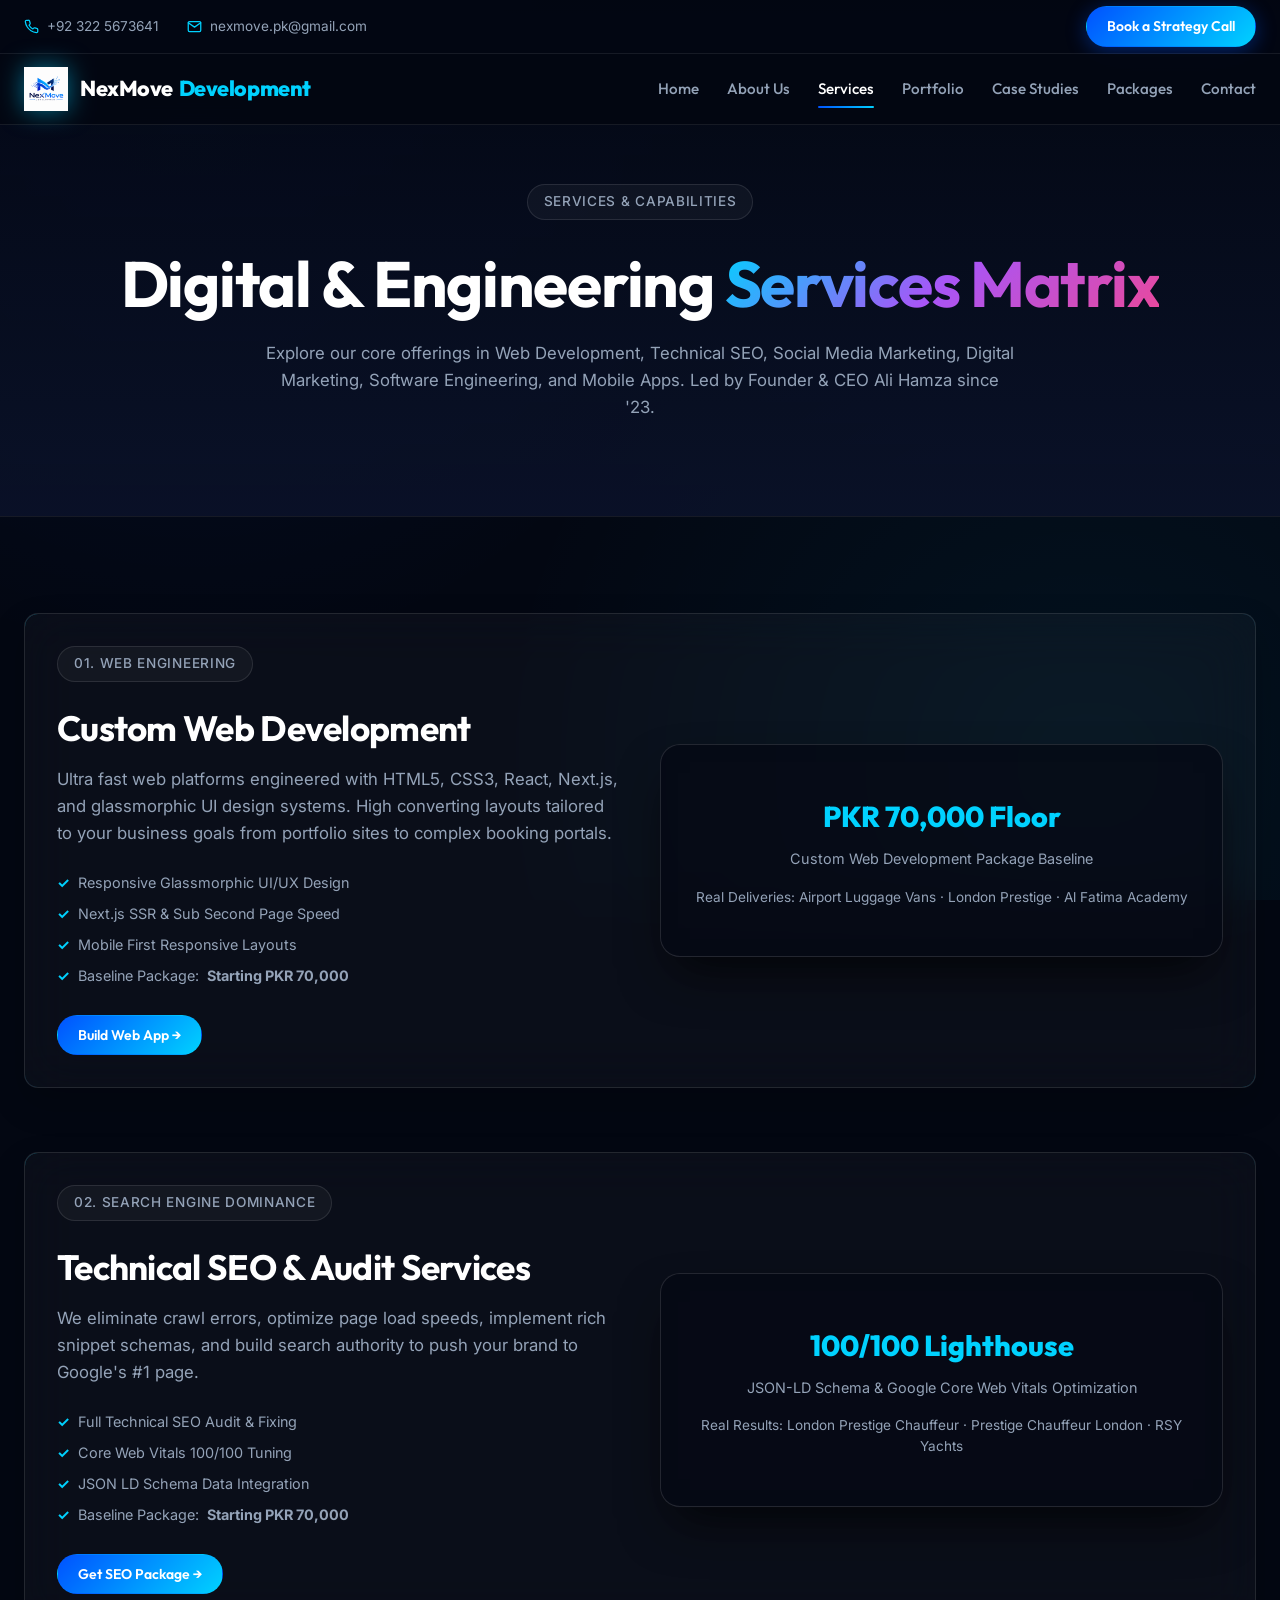
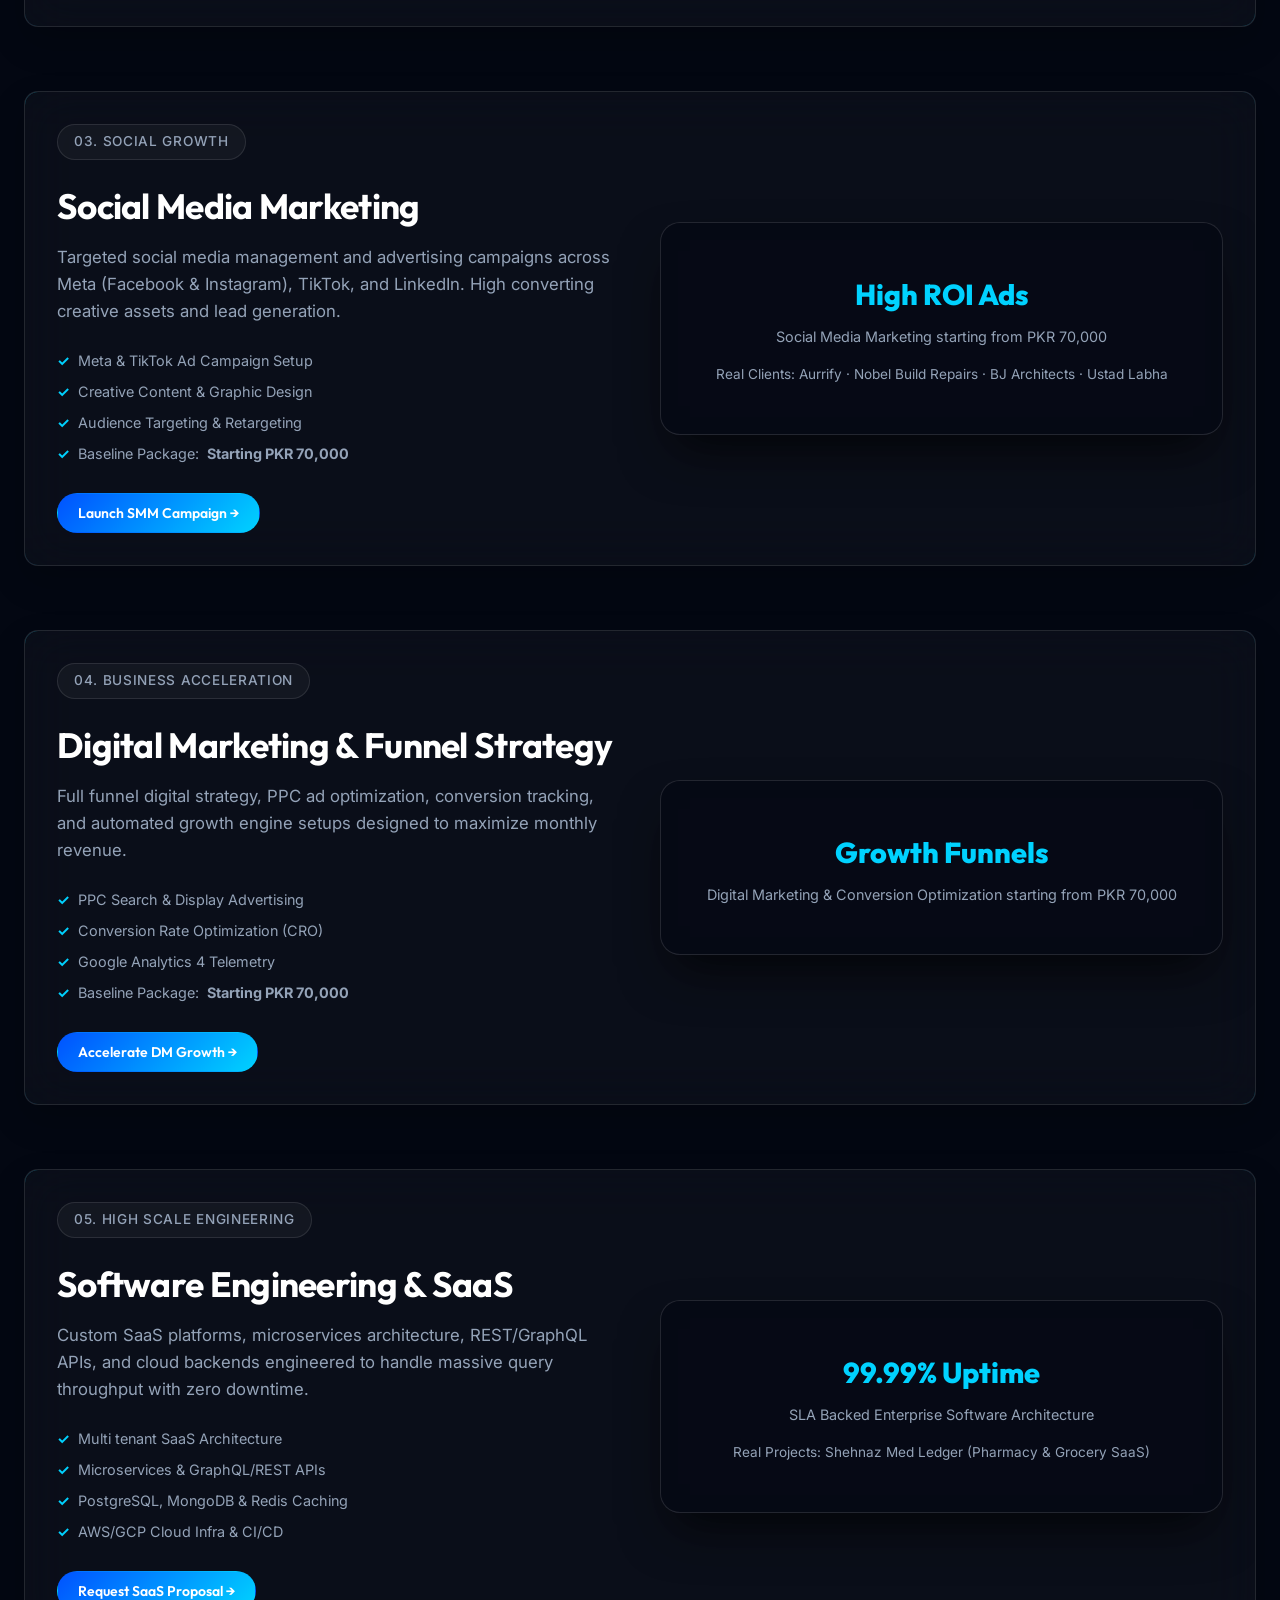
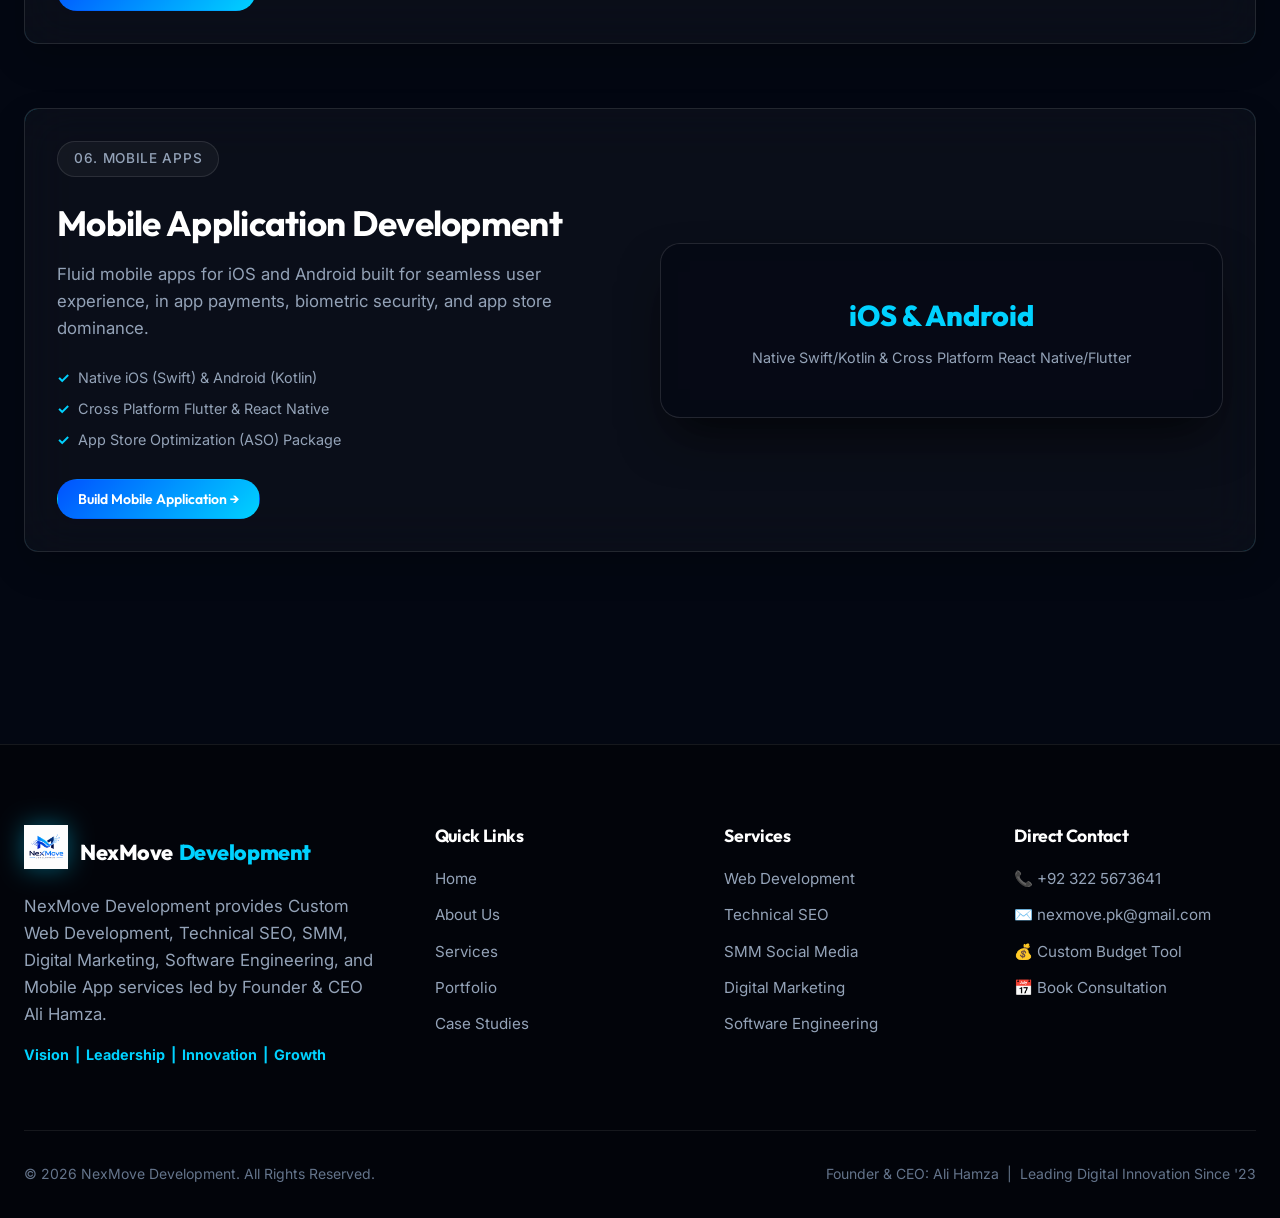
<file: services.html>
<!DOCTYPE html>
<html lang="en">

<head>
  <meta name="google-site-verification" content="6f5nG7aga6rYgWxFQuYCXkwPGqTMZYGz8n50BvGc-e0" />
  <meta charset="UTF-8">
  <meta name="viewport" content="width=device-width, initial-scale=1.0">
  <title>Services | Web Dev, SEO, SMM, DM & Software Engineering | NexMove Development</title>
  <meta name="description"
    content="NexMove Development services: Custom Web Development, Technical SEO, Social Media Marketing (SMM), Digital Marketing, Software Engineering, and Mobile Apps starting from 70,000 PKR.">
  <meta name="keywords"
    content="Web Development 70k PKR, Technical SEO, SMM Social Media Marketing, Digital Marketing, Software Engineering, Mobile Apps, Ali Hamza CEO">
  <meta name="author" content="Ali Hamza — Founder & CEO, NexMove Development">

  <!-- Mandatory Favicon Path -->
  <link rel="icon" type="image/png" href="favicon.png">

  <!-- Open Graph -->
  <meta property="og:type" content="website">
  <meta property="og:title" content="Services | NexMove Development">
  <meta property="og:description"
    content="Custom Web Development, Technical SEO, SMM, and Digital Marketing packages starting from 70,000 PKR.">
  <meta property="og:image" content="Logo.png">

  <!-- Stylesheet -->
  <link rel="stylesheet" href="assets/css/style.css">
</head>

<body>

  <!-- HEADER -->
  <header class="site-header">
    <div class="top-bar">
      <div class="container top-bar-inner">
        <div class="top-contacts">
          <a href="tel:+923225673641" class="top-contact-item">
            <svg viewBox="0 0 24 24" fill="none" stroke-width="2" stroke-linecap="round" stroke-linejoin="round">
              <path
                d="M22 16.92v3a2 2 0 0 1-2.18 2 19.79 19.79 0 0 1-8.63-3.07 19.5 19.5 0 0 1-6-6 19.79 19.79 0 0 1-3.07-8.67A2 2 0 0 1 4.11 2h3a2 2 0 0 1 2 1.72 12.84 12.84 0 0 0 .7 2.81 2 2 0 0 1-.45 2.11L8.09 9.91a16 16 0 0 0 6 6l1.27-1.27a2 2 0 0 1 2.11-.45 12.84 12.84 0 0 0 2.81.7A2 2 0 0 1 22 16.92z">
              </path>
            </svg>
            +92 322 5673641
          </a>
          <a href="mailto:nexmove.pk@gmail.com" class="top-contact-item">
            <svg viewBox="0 0 24 24" fill="none" stroke-width="2" stroke-linecap="round" stroke-linejoin="round">
              <path d="M4 4h16c1.1 0 2 .9 2 2v12c0 1.1-.9 2-2 2H4c-1.1 0-2-.9-2-2V6c0-1.1.9-2 2-2z"></path>
              <polyline points="22,6 12,13 2,6"></polyline>
            </svg>
            nexmove.pk@gmail.com
          </a>
        </div>
        <div>
          <a href="contact.html" class="btn btn-primary btn-sm">Book a Strategy Call</a>
        </div>
      </div>
    </div>

    <nav class="main-nav">
      <div class="container nav-inner">
        <a href="index.html" class="brand-logo">
          <img src="Logo.png" alt="NexMove Development Logo">
          <span class="brand-text">NexMove <span class="text-cyan">Development</span></span>
        </a>
        <div class="nav-links">
          <a href="index.html" class="nav-link">Home</a>
          <a href="about.html" class="nav-link">About Us</a>
          <a href="services.html" class="nav-link active">Services</a>
          <a href="portfolio.html" class="nav-link">Portfolio</a>
          <a href="projects.html" class="nav-link">Case Studies</a>
          <a href="packages.html" class="nav-link">Packages</a>
          <a href="contact.html" class="nav-link">Contact</a>
        </div>
        <button class="mobile-nav-toggle" id="mobileNavToggle" aria-label="Toggle Navigation">
          <svg width="28" height="28" viewBox="0 0 24 24" fill="none" stroke="currentColor" stroke-width="2">
            <line x1="3" y1="12" x2="21" y2="12"></line>
            <line x1="3" y1="6" x2="21" y2="6"></line>
            <line x1="3" y1="18" x2="21" y2="18"></line>
          </svg>
        </button>
      </div>
    </nav>
  </header>

  <!-- Mobile Drawer -->
  <div class="drawer-overlay" id="drawerOverlay"></div>
  <div class="mobile-drawer" id="mobileDrawer">
    <div>
      <div class="drawer-header">
        <a href="index.html" class="brand-logo">
          <img src="Logo.png" alt="NexMove Development Logo">
          <span class="brand-text">NexMove <span class="text-cyan">Dev</span></span>
        </a>
        <button class="drawer-close" id="mobileDrawerClose">&times;</button>
      </div>
      <div class="drawer-links">
        <a href="index.html" class="drawer-link">Home</a>
        <a href="about.html" class="drawer-link">About Us</a>
        <a href="services.html" class="drawer-link active">Services</a>
        <a href="portfolio.html" class="drawer-link">Portfolio</a>
        <a href="projects.html" class="drawer-link">Case Studies</a>
        <a href="packages.html" class="drawer-link">Packages</a>
        <a href="contact.html" class="drawer-link">Contact Us</a>
      </div>
    </div>
    <div style="margin-top: 2rem;">
      <a href="contact.html" class="btn btn-primary" style="width:100%;">Book Strategy Call</a>
    </div>
  </div>

  <!-- HERO — SERVICES PAGE: Code/Network Lines Tech Background -->
  <section class="page-hero hero-services">
    <div class="container text-center" style="position: relative; z-index: 2;">
      <div class="badge-pill">Services & Capabilities</div>
      <h1>Digital & Engineering <span class="text-gradient">Services Matrix</span></h1>
      <p style="max-width: 750px; margin: 1rem auto 0;">Explore our core offerings in Web Development, Technical SEO,
        Social Media Marketing, Digital Marketing, Software Engineering, and Mobile Apps. Led by Founder &
        CEO Ali Hamza since '23.</p>
    </div>
  </section>

  <!-- DEEP DIVE SERVICE SECTIONS -->
  <section class="section-padding">
    <div class="container" style="display:flex; flex-direction:column; gap: 4rem;">

      <!-- Service 1: Custom Web Dev -->
      <div class="glass-card glow-border" id="web-development">
        <div style="display:grid; grid-template-columns: 1fr 1fr; gap:2.5rem; align-items:center;">
          <div>
            <div class="badge-pill">01. Web Engineering</div>
            <h2 style="font-size:2.2rem; margin-bottom: 1rem;">Custom Web Development</h2>
            <p style="margin-bottom: 1.25rem;">Ultra fast web platforms engineered with HTML5, CSS3, React, Next.js, and
              glassmorphic UI design systems. High converting layouts tailored to your business goals from portfolio
              sites to complex booking portals.</p>
            <ul class="service-list" style="margin-bottom: 1.75rem;">
              <li>Responsive Glassmorphic UI/UX Design</li>
              <li>Next.js SSR & Sub Second Page Speed</li>
              <li>Mobile First Responsive Layouts</li>
              <li>Baseline Package: <strong>Starting PKR 70,000</strong></li>
            </ul>
            <a href="packages.html" class="btn btn-glow btn-sm" id="webDevPackagesBtn">Build Web App &rarr;</a>
          </div>
          <div class="glass-panel" style="background:rgba(3,7,18,0.7); text-align:center;">
            <div style="font-family:'Outfit'; font-size:1.8rem; font-weight:800; color:var(--accent-cyan);">PKR 70,000
              Floor</div>
            <p style="font-size:0.9rem; margin-top:0.5rem;">Custom Web Development Package Baseline</p>
            <div style="margin-top: 1rem; font-size: 0.85rem; color: var(--text-muted);">Real Deliveries: Airport
              Luggage Vans · London Prestige · Al Fatima Academy</div>
          </div>
        </div>
      </div>

      <!-- Service 2: Technical SEO -->
      <div class="glass-card glow-border" id="technical-seo">
        <div style="display:grid; grid-template-columns: 1fr 1fr; gap:2.5rem; align-items:center;">
          <div class="glass-panel" style="background:rgba(3,7,18,0.7); text-align:center; order:2;">
            <div style="font-family:'Outfit'; font-size:1.8rem; font-weight:800; color:var(--accent-cyan);">100/100
              Lighthouse</div>
            <p style="font-size:0.9rem; margin-top:0.5rem;">JSON-LD Schema & Google Core Web Vitals Optimization</p>
            <div style="margin-top: 1rem; font-size: 0.85rem; color: var(--text-muted);">Real Results: London Prestige
              Chauffeur · Prestige Chauffeur London · RSY Yachts</div>
          </div>
          <div style="order:1;">
            <div class="badge-pill">02. Search Engine Dominance</div>
            <h2 style="font-size:2.2rem; margin-bottom: 1rem;">Technical SEO & Audit Services</h2>
            <p style="margin-bottom: 1.25rem;">We eliminate crawl errors, optimize page load speeds, implement rich
              snippet schemas, and build search authority to push your brand to Google's #1 page.</p>
            <ul class="service-list" style="margin-bottom: 1.75rem;">
              <li>Full Technical SEO Audit & Fixing</li>
              <li>Core Web Vitals 100/100 Tuning</li>
              <li>JSON LD Schema Data Integration</li>
              <li>Baseline Package: <strong>Starting PKR 70,000</strong></li>
            </ul>
            <a href="packages.html" class="btn btn-glow btn-sm" id="seoPackagesBtn">Get SEO Package &rarr;</a>
          </div>
        </div>
      </div>

      <!-- Service 3: SMM Social Media Marketing -->
      <div class="glass-card glow-border" id="smm">
        <div style="display:grid; grid-template-columns: 1fr 1fr; gap:2.5rem; align-items:center;">
          <div>
            <div class="badge-pill">03. Social Growth</div>
            <h2 style="font-size:2.2rem; margin-bottom: 1rem;">Social Media Marketing</h2>
            <p style="margin-bottom: 1.25rem;">Targeted social media management and advertising campaigns across Meta
              (Facebook & Instagram), TikTok, and LinkedIn. High converting creative assets and lead generation.</p>
            <ul class="service-list" style="margin-bottom: 1.75rem;">
              <li>Meta & TikTok Ad Campaign Setup</li>
              <li>Creative Content & Graphic Design</li>
              <li>Audience Targeting & Retargeting</li>
              <li>Baseline Package: <strong>Starting PKR 70,000</strong></li>
            </ul>
            <a href="packages.html" class="btn btn-glow btn-sm" id="smmPackagesBtn">Launch SMM Campaign &rarr;</a>
          </div>
          <div class="glass-panel" style="background:rgba(3,7,18,0.7); text-align:center;">
            <div style="font-family:'Outfit'; font-size:1.8rem; font-weight:800; color:var(--accent-cyan);">High ROI Ads
            </div>
            <p style="font-size:0.9rem; margin-top:0.5rem;">Social Media Marketing starting from PKR 70,000</p>
            <div style="margin-top: 1rem; font-size: 0.85rem; color: var(--text-muted);">Real Clients: Aurrify · Nobel
              Build Repairs · BJ Architects · Ustad Labha</div>
          </div>
        </div>
      </div>

      <!-- Service 4: Digital Marketing (DM) -->
      <div class="glass-card glow-border" id="digital-marketing">
        <div style="display:grid; grid-template-columns: 1fr 1fr; gap:2.5rem; align-items:center;">
          <div class="glass-panel" style="background:rgba(3,7,18,0.7); text-align:center; order:2;">
            <div style="font-family:'Outfit'; font-size:1.8rem; font-weight:800; color:var(--accent-cyan);">Growth
              Funnels</div>
            <p style="font-size:0.9rem; margin-top:0.5rem;">Digital Marketing & Conversion Optimization starting from
              PKR 70,000</p>
          </div>
          <div style="order:1;">
            <div class="badge-pill">04. Business Acceleration</div>
            <h2 style="font-size:2.2rem; margin-bottom: 1rem;">Digital Marketing & Funnel Strategy</h2>
            <p style="margin-bottom: 1.25rem;">Full funnel digital strategy, PPC ad optimization, conversion tracking,
              and automated growth engine setups designed to maximize monthly revenue.</p>
            <ul class="service-list" style="margin-bottom: 1.75rem;">
              <li>PPC Search & Display Advertising</li>
              <li>Conversion Rate Optimization (CRO)</li>
              <li>Google Analytics 4 Telemetry</li>
              <li>Baseline Package: <strong>Starting PKR 70,000</strong></li>
            </ul>
            <a href="packages.html" class="btn btn-glow btn-sm" id="dmPackagesBtn">Accelerate DM Growth &rarr;</a>
          </div>
        </div>
      </div>

      <!-- Service 5: Software Engineering -->
      <div class="glass-card glow-border" id="software-engineering">
        <div style="display:grid; grid-template-columns: 1fr 1fr; gap:2.5rem; align-items:center;">
          <div>
            <div class="badge-pill">05. High Scale Engineering</div>
            <h2 style="font-size:2.2rem; margin-bottom: 1rem;">Software Engineering & SaaS</h2>
            <p style="margin-bottom: 1.25rem;">Custom SaaS platforms, microservices architecture, REST/GraphQL APIs, and
              cloud backends engineered to handle massive query throughput with zero downtime.</p>
            <ul class="service-list" style="margin-bottom: 1.75rem;">
              <li>Multi tenant SaaS Architecture</li>
              <li>Microservices & GraphQL/REST APIs</li>
              <li>PostgreSQL, MongoDB & Redis Caching</li>
              <li>AWS/GCP Cloud Infra & CI/CD</li>
            </ul>
            <a href="packages.html" class="btn btn-glow btn-sm" id="softwarePackagesBtn">Request SaaS Proposal
              &rarr;</a>
          </div>
          <div class="glass-panel" style="background:rgba(3,7,18,0.7); text-align:center;">
            <div style="font-family:'Outfit'; font-size:1.8rem; font-weight:800; color:var(--accent-cyan);">99.99%
              Uptime</div>
            <p style="font-size:0.9rem; margin-top:0.5rem;">SLA Backed Enterprise Software Architecture</p>
            <div style="margin-top: 1rem; font-size: 0.85rem; color: var(--text-muted);">Real Projects: Shehnaz Med
              Ledger (Pharmacy & Grocery SaaS)</div>
          </div>
        </div>
      </div>

      <!-- Service 6: Mobile Apps -->
      <div class="glass-card glow-border" id="mobile-development">
        <div style="display:grid; grid-template-columns: 1fr 1fr; gap:2.5rem; align-items:center;">
          <div class="glass-panel" style="background:rgba(3,7,18,0.7); text-align:center; order:2;">
            <div style="font-family:'Outfit'; font-size:1.8rem; font-weight:800; color:var(--accent-cyan);">iOS &
              Android</div>
            <p style="font-size:0.9rem; margin-top:0.5rem;">Native Swift/Kotlin & Cross Platform React Native/Flutter
            </p>
          </div>
          <div style="order:1;">
            <div class="badge-pill">06. Mobile Apps</div>
            <h2 style="font-size:2.2rem; margin-bottom: 1rem;">Mobile Application Development</h2>
            <p style="margin-bottom: 1.25rem;">Fluid mobile apps for iOS and Android built for seamless user experience,
              in app payments, biometric security, and app store dominance.</p>
            <ul class="service-list" style="margin-bottom: 1.75rem;">
              <li>Native iOS (Swift) & Android (Kotlin)</li>
              <li>Cross Platform Flutter & React Native</li>
              <li>App Store Optimization (ASO) Package</li>
            </ul>
            <a href="packages.html" class="btn btn-glow btn-sm" id="mobilePackagesBtn">Build Mobile Application
              &rarr;</a>
          </div>
        </div>
      </div>

    </div>
  </section>

  <!-- FOOTER -->
  <footer class="site-footer">
    <div class="container">
      <div class="footer-grid">
        <div class="footer-brand">
          <a href="index.html" class="brand-logo" style="margin-bottom:0.75rem;">
            <img src="Logo.png" alt="NexMove Development Logo">
            <span class="brand-text">NexMove <span class="text-cyan">Development</span></span>
          </a>
          <p>NexMove Development provides Custom Web Development, Technical SEO, SMM, Digital Marketing, Software
            Engineering, and Mobile App services led by Founder & CEO Ali Hamza.</p>
          <div style="margin-top: 1rem; color: var(--accent-cyan); font-weight: 700; font-size: 0.9rem;">
            Vision &nbsp;|&nbsp; Leadership &nbsp;|&nbsp; Innovation &nbsp;|&nbsp; Growth
          </div>
        </div>

        <div>
          <h4 class="footer-heading">Quick Links</h4>
          <div class="footer-links">
            <a href="index.html">Home</a>
            <a href="about.html">About Us</a>
            <a href="services.html">Services</a>
            <a href="portfolio.html">Portfolio</a>
            <a href="projects.html">Case Studies</a>
          </div>
        </div>

        <div>
          <h4 class="footer-heading">Services</h4>
          <div class="footer-links">
            <a href="services.html#web-development">Web Development</a>
            <a href="services.html#technical-seo">Technical SEO</a>
            <a href="services.html#smm">SMM Social Media</a>
            <a href="services.html#digital-marketing">Digital Marketing</a>
            <a href="services.html#software-engineering">Software Engineering</a>
          </div>
        </div>

        <div>
          <h4 class="footer-heading">Direct Contact</h4>
          <div class="footer-links">
            <a href="tel:+923225673641">📞 +92 322 5673641</a>
            <a href="mailto:nexmove.pk@gmail.com">✉️ nexmove.pk@gmail.com</a>
            <a href="packages.html">💰 Custom Budget Tool</a>
            <a href="contact.html">📅 Book Consultation</a>
          </div>
        </div>
      </div>

      <div class="footer-bottom">
        <div>&copy; 2026 NexMove Development. All Rights Reserved.</div>
        <div>Founder & CEO: Ali Hamza &nbsp;|&nbsp; Leading Digital Innovation Since '23</div>
      </div>
    </div>
  </footer>

  <script src="assets/js/main.js"></script>
</body>

</html>
</file>
<file: assets/css/style.css>
/* ==========================================================================
   NexMove Development - Enterprise Global Stylesheet (V3 Enterprise Update)
   Theme: High-Tech Cyber Dark Engine, Glassmorphic Interface & Dynamic Motion
   Colors: Deep Navy (#030712, #0A1128), Royal Blue (#0052FF), Electric Cyan (#00D2FF)
   ========================================================================== */

@import url('https://fonts.googleapis.com/css2?family=Inter:wght@300;400;500;600;700;800&family=Outfit:wght@400;500;600;700;800;900&display=swap');

/* --- CSS VARIABLES & DESIGN TOKENS --- */
:root {
  /* Color Palette */
  --bg-dark: #030712;
  --bg-card: rgba(10, 17, 40, 0.75);
  --bg-card-hover: rgba(15, 23, 54, 0.92);
  --bg-nav: rgba(3, 7, 18, 0.92);
  --bg-surface: #0a1128;

  --primary-blue: #0052FF;
  --primary-blue-glow: rgba(0, 82, 255, 0.4);
  --accent-cyan: #00D2FF;
  --accent-cyan-glow: rgba(0, 210, 255, 0.35);
  --gradient-electric: linear-gradient(135deg, #0052FF 0%, #00D2FF 100%);
  --gradient-glow: linear-gradient(135deg, rgba(0, 82, 255, 0.25) 0%, rgba(0, 210, 255, 0.25) 100%);
  --gradient-text: linear-gradient(135deg, #FFFFFF 30%, #00D2FF 100%);

  --text-main: #FFFFFF;
  --text-muted: #94A3B8;
  --text-dim: #64748B;

  --border-glass: rgba(255, 255, 255, 0.08);
  --border-glow: rgba(0, 210, 255, 0.3);
  --border-active: #0052FF;

  /* Spacing & Layout */
  --container-max: 1280px;
  --header-height: 80px;
  --topbar-height: 40px;
  --radius-sm: 8px;
  --radius-md: 14px;
  --radius-lg: 24px;
  --radius-full: 9999px;

  /* Shadows & Glassmorphism */
  --glass-backdrop: blur(16px);
  --shadow-glass: 0 10px 30px -10px rgba(0, 0, 0, 0.5);
  --shadow-glow: 0 0 30px rgba(0, 210, 255, 0.25);
  --transition-fast: 0.2s cubic-bezier(0.4, 0, 0.2, 1);
  --transition-smooth: 0.35s cubic-bezier(0.4, 0, 0.2, 1);
}

/* --- RESET & BASE STYLES --- */
*,
*::before,
*::after {
  box-sizing: border-box;
  margin: 0;
  padding: 0;
}

html {
  scroll-behavior: smooth;
  font-size: 16px;
}

body {
  font-family: 'Inter', sans-serif;
  background-color: var(--bg-dark);
  color: var(--text-main);
  line-height: 1.6;
  overflow-x: hidden;
  position: relative;
  background-image:
    radial-gradient(circle at 15% 15%, rgba(0, 82, 255, 0.08) 0%, transparent 40%),
    radial-gradient(circle at 85% 85%, rgba(0, 210, 255, 0.06) 0%, transparent 45%);
  background-attachment: fixed;
}

/* --- TYPOGRAPHY --- */
h1,
h2,
h3,
h4,
h5,
h6 {
  font-family: 'Outfit', sans-serif;
  font-weight: 700;
  color: var(--text-main);
  line-height: 1.25;
  letter-spacing: -0.02em;
}

h1 {
  font-size: clamp(2.5rem, 5vw, 4.2rem);
}

h2 {
  font-size: clamp(2rem, 3.5vw, 3rem);
}

h3 {
  font-size: clamp(1.4rem, 2.2vw, 2rem);
}

h4 {
  font-size: 1.25rem;
}

p {
  color: var(--text-muted);
  font-size: 1.05rem;
}

a {
  color: inherit;
  text-decoration: none;
  transition: var(--transition-fast);
}

ul {
  list-style: none;
}

img {
  max-width: 100%;
  height: auto;
  display: block;
}

/* --- REUSABLE UTILITIES & GLASSMORPHISM --- */
.container {
  width: 100%;
  max-width: var(--container-max);
  margin: 0 auto;
  padding: 0 1.5rem;
}

.section-padding {
  padding: 6rem 0;
}

.text-gradient {
  background: var(--gradient-text);
  -webkit-background-clip: text;
  -webkit-text-fill-color: transparent;
  display: inline-block;
}

.text-cyan {
  color: var(--accent-cyan);
}

.text-center {
  text-align: center;
}

.glass-card {
  background: var(--bg-card);
  backdrop-filter: var(--glass-backdrop);
  -webkit-backdrop-filter: var(--glass-backdrop);
  border: 1px solid var(--border-glass);
  border-radius: var(--radius-md);
  padding: 2rem;
  box-shadow: var(--shadow-glass);
  transition: var(--transition-smooth);
  position: relative;
  overflow: hidden;
}

.glass-card:hover {
  background: var(--bg-card-hover);
  border-color: var(--border-glow);
  transform: translateY(-5px);
  box-shadow: 0 15px 35px -10px rgba(0, 82, 255, 0.25);
}

.glass-panel {
  background: rgba(10, 17, 40, 0.6);
  backdrop-filter: var(--glass-backdrop);
  border: 1px solid var(--border-glass);
  border-radius: var(--radius-lg);
  padding: 3rem 2rem;
}

.glow-border {
  position: relative;
}

.glow-border::before {
  content: '';
  position: absolute;
  inset: -1px;
  border-radius: inherit;
  padding: 1px;
  background: linear-gradient(135deg, rgba(0, 210, 255, 0.5), rgba(0, 82, 255, 0.1), rgba(0, 210, 255, 0.4));
  -webkit-mask: linear-gradient(#fff 0 0) content-box, linear-gradient(#fff 0 0);
  -webkit-mask-composite: xor;
  mask-composite: exclude;
  pointer-events: none;
}

.badge-pill {
  display: inline-flex;
  align-items: center;
  gap: 0.5rem;
  padding: 0.4rem 1rem;
  background: rgba(0, 82, 255, 0.15);
  border: 1px solid rgba(0, 210, 255, 0.3);
  border-radius: var(--radius-full);
  color: var(--accent-cyan);
  font-size: 0.875rem;
  font-weight: 600;
  text-transform: uppercase;
  letter-spacing: 0.05em;
  margin-bottom: 1.25rem;
}

.badge-dot {
  width: 8px;
  height: 8px;
  border-radius: 50%;
  background-color: var(--accent-cyan);
  box-shadow: 0 0 10px var(--accent-cyan);
  animation: pulseDot 2s infinite;
}

/* --- BUTTONS --- */
.btn {
  display: inline-flex;
  align-items: center;
  justify-content: center;
  gap: 0.75rem;
  padding: 0.9rem 2rem;
  border-radius: var(--radius-full);
  font-family: 'Outfit', sans-serif;
  font-weight: 600;
  font-size: 1rem;
  cursor: pointer;
  border: 1px solid transparent;
  transition: var(--transition-smooth);
  text-decoration: none;
  white-space: nowrap;
}

.btn-primary {
  background: var(--gradient-electric);
  color: #FFFFFF;
  box-shadow: 0 4px 20px var(--primary-blue-glow);
}

.btn-primary:hover {
  transform: translateY(-2px);
  box-shadow: 0 8px 30px rgba(0, 210, 255, 0.4);
  color: #FFFFFF;
}

.btn-glow {
  background: var(--gradient-electric);
  color: #FFFFFF;
  position: relative;
  z-index: 1;
  overflow: hidden;
}

.btn-glow::after {
  content: '';
  position: absolute;
  top: 0;
  left: -100%;
  width: 100%;
  height: 100%;
  background: linear-gradient(90deg, transparent, rgba(255, 255, 255, 0.3), transparent);
  transition: 0.6s;
}

.btn-glow:hover::after {
  left: 100%;
}

.btn-outline {
  background: rgba(255, 255, 255, 0.03);
  border-color: var(--border-glass);
  color: var(--text-main);
}

.btn-outline:hover {
  background: rgba(0, 82, 255, 0.15);
  border-color: var(--accent-cyan);
  color: var(--accent-cyan);
  transform: translateY(-2px);
}

.btn-sm {
  padding: 0.5rem 1.25rem;
  font-size: 0.875rem;
}

/* --- HEADER & BRANDING FIX --- */
.site-header {
  position: fixed;
  top: 0;
  left: 0;
  width: 100%;
  z-index: 1000;
  transition: var(--transition-smooth);
}

.top-bar {
  background: rgba(3, 7, 18, 0.95);
  border-bottom: 1px solid var(--border-glass);
  padding: 0.4rem 0;
  font-size: 0.85rem;
}

.top-bar-inner {
  display: flex;
  justify-content: space-between;
  align-items: center;
}

.top-contacts {
  display: flex;
  align-items: center;
  gap: 1.75rem;
}

.top-contact-item {
  display: flex;
  align-items: center;
  gap: 0.5rem;
  color: var(--text-muted);
}

.top-contact-item:hover {
  color: var(--accent-cyan);
}

.top-contact-item svg {
  width: 15px;
  height: 15px;
  stroke: var(--accent-cyan);
}

.main-nav {
  background: var(--bg-nav);
  backdrop-filter: var(--glass-backdrop);
  -webkit-backdrop-filter: var(--glass-backdrop);
  border-bottom: 1px solid var(--border-glass);
  padding: 0.8rem 0;
}

.nav-inner {
  display: flex;
  align-items: center;
  justify-content: space-between;
}

.brand-logo {
  display: flex;
  align-items: center;
  gap: 0.75rem;
  text-decoration: none;
  background: transparent;
  padding: 0;
}

.brand-logo img {
  height: 44px;
  width: auto;
  object-fit: contain;
  mix-blend-mode: screen;
  background: transparent;
  border: none;
  border-radius: 0;
  filter: drop-shadow(0 0 12px rgba(0, 210, 255, 0.5));
}

.brand-text {
  font-family: 'Outfit', sans-serif;
  font-size: 1.35rem;
  font-weight: 800;
  color: #FFFFFF;
  letter-spacing: -0.02em;
  display: flex;
  align-items: center;
  white-space: nowrap;
  line-height: 1;
}

.brand-text .text-cyan {
  color: var(--accent-cyan);
  margin-left: 0.35rem;
}

.nav-links {
  display: flex;
  align-items: center;
  gap: 1.75rem;
}

.nav-link {
  font-family: 'Outfit', sans-serif;
  font-weight: 500;
  font-size: 0.95rem;
  color: var(--text-muted);
  position: relative;
  padding: 0.4rem 0;
}

.nav-link::after {
  content: '';
  position: absolute;
  bottom: 0;
  left: 0;
  width: 0;
  height: 2px;
  background: var(--gradient-electric);
  transition: var(--transition-fast);
  border-radius: var(--radius-full);
}

.nav-link:hover,
.nav-link.active {
  color: var(--text-main);
}

.nav-link:hover::after,
.nav-link.active::after {
  width: 100%;
}

.mobile-nav-toggle {
  display: none;
  background: none;
  border: none;
  cursor: pointer;
  padding: 0.5rem;
  color: var(--text-main);
}

.mobile-drawer {
  display: none;
  position: fixed;
  top: 0;
  right: -100%;
  width: 85%;
  max-width: 380px;
  height: 100vh;
  background: var(--bg-surface);
  z-index: 1005;
  padding: 2.5rem 2rem;
  box-shadow: -10px 0 30px rgba(0, 0, 0, 0.8);
  transition: right 0.4s ease;
  flex-direction: column;
  justify-content: space-between;
}

.mobile-drawer.open {
  right: 0;
}

.drawer-header {
  display: flex;
  justify-content: space-between;
  align-items: center;
  margin-bottom: 2.5rem;
}

.drawer-close {
  background: none;
  border: none;
  color: var(--text-main);
  font-size: 1.8rem;
  cursor: pointer;
}

.drawer-links {
  display: flex;
  flex-direction: column;
  gap: 1.5rem;
}

.drawer-link {
  font-family: 'Outfit', sans-serif;
  font-size: 1.25rem;
  font-weight: 600;
  color: var(--text-muted);
}

.drawer-link.active,
.drawer-link:hover {
  color: var(--accent-cyan);
}

.drawer-overlay {
  display: none;
  position: fixed;
  inset: 0;
  background: rgba(0, 0, 0, 0.7);
  backdrop-filter: blur(4px);
  z-index: 1004;
}

.drawer-overlay.open {
  display: block;
}

/* --- PAGE-SPECIFIC HERO BACKGROUNDS & DYNAMIC ANIMATED CANVAS --- */
.hero-section,
.page-hero {
  padding-top: calc(var(--header-height) + var(--topbar-height) + 4rem);
  padding-bottom: 6rem;
  position: relative;
  overflow: hidden;
  border-bottom: 1px solid var(--border-glass);
}

/* Home Page Canvas Background Wrapper */
.hero-home {
  background: linear-gradient(180deg, rgba(3, 7, 18, 0.88) 0%, rgba(10, 17, 40, 0.96) 100%);
}

#heroCanvas {
  position: absolute;
  top: 0;
  left: 0;
  width: 100%;
  height: 100%;
  z-index: 1;
  pointer-events: none;
  opacity: 0.6;
}

/* Page Specific Hero Overlay Images */
.hero-about {
  background: linear-gradient(180deg, rgba(3, 7, 18, 0.85) 0%, rgba(10, 17, 40, 0.95) 100%),
    url('https://images.unsplash.com/photo-1486406146926-c627a92ad1ab?q=80&w=2000&auto=format&fit=crop') center/cover no-repeat;
}

.hero-services {
  background: linear-gradient(180deg, rgba(3, 7, 18, 0.85) 0%, rgba(10, 17, 40, 0.95) 100%),
    url('https://images.unsplash.com/photo-1526374965328-7f61d4dc18c5?q=80&w=2000&auto=format&fit=crop') center/cover no-repeat;
}

.hero-portfolio {
  background: linear-gradient(180deg, rgba(3, 7, 18, 0.85) 0%, rgba(10, 17, 40, 0.95) 100%),
    url('https://images.unsplash.com/photo-1550745165-9bc0b252726f?q=80&w=2000&auto=format&fit=crop') center/cover no-repeat;
}

.hero-projects {
  background: linear-gradient(180deg, rgba(3, 7, 18, 0.85) 0%, rgba(10, 17, 40, 0.95) 100%),
    url('https://images.unsplash.com/photo-1504384308090-c894fdcc538d?q=80&w=2000&auto=format&fit=crop') center/cover no-repeat;
}

.hero-packages {
  background: linear-gradient(180deg, rgba(3, 7, 18, 0.85) 0%, rgba(10, 17, 40, 0.95) 100%),
    url('https://images.unsplash.com/photo-1559526324-4b87b5e36e44?q=80&w=2000&auto=format&fit=crop') center/cover no-repeat;
}

.hero-contact {
  background: linear-gradient(180deg, rgba(3, 7, 18, 0.85) 0%, rgba(10, 17, 40, 0.95) 100%),
    url('https://images.unsplash.com/photo-1451187580459-43490279c0fa?q=80&w=2000&auto=format&fit=crop') center/cover no-repeat;
}

.hero-grid {
  display: grid;
  grid-template-columns: 1.2fr 0.8fr;
  gap: 4rem;
  align-items: center;
  position: relative;
  z-index: 2;
}

.hero-content {
  z-index: 2;
}

.hero-title {
  margin-bottom: 1.5rem;
}

.hero-subtitle {
  font-size: 1.2rem;
  margin-bottom: 2.5rem;
  max-width: 600px;
}

.hero-actions {
  display: flex;
  gap: 1.25rem;
  flex-wrap: wrap;
  margin-bottom: 3.5rem;
}

.hero-stats {
  display: grid;
  grid-template-columns: repeat(3, 1fr);
  gap: 1.5rem;
  padding-top: 2rem;
  border-top: 1px solid var(--border-glass);
}

.stat-num {
  font-family: 'Outfit', sans-serif;
  font-size: 2.2rem;
  font-weight: 800;
  color: var(--accent-cyan);
  line-height: 1;
}

.stat-label {
  font-size: 0.875rem;
  color: var(--text-muted);
  margin-top: 0.4rem;
}

.hero-visual {
  position: relative;
  display: flex;
  justify-content: center;
  align-items: center;
}

.tech-globe-card {
  width: 100%;
  aspect-ratio: 1 / 1;
  max-width: 460px;
  background: radial-gradient(circle at center, rgba(0, 82, 255, 0.25) 0%, rgba(10, 17, 40, 0.85) 70%);
  border-radius: var(--radius-lg);
  border: 1px solid var(--border-glow);
  display: flex;
  flex-direction: column;
  align-items: center;
  justify-content: center;
  position: relative;
  box-shadow: 0 0 50px rgba(0, 82, 255, 0.25);
}

.code-window {
  width: 90%;
  background: rgba(3, 7, 18, 0.95);
  border-radius: var(--radius-md);
  border: 1px solid var(--border-glass);
  overflow: hidden;
  box-shadow: var(--shadow-glass);
}

.window-header {
  background: rgba(255, 255, 255, 0.05);
  padding: 0.6rem 1rem;
  display: flex;
  align-items: center;
  gap: 0.5rem;
}

.dot {
  width: 10px;
  height: 10px;
  border-radius: 50%;
}

.dot-red {
  background: #FF5F56;
}

.dot-yellow {
  background: #FFBD2E;
}

.dot-green {
  background: #27C93F;
}

.window-body {
  padding: 1.25rem;
  font-family: 'Courier New', monospace;
  font-size: 0.85rem;
  color: #A7F3D0;
  line-height: 1.7;
}

/* --- CLIENT LOGOS & ANIMATED INFINITE MARQUEE --- */
.client-marquee-section {
  padding: 4rem 0;
  background: rgba(3, 7, 18, 0.9);
  border-top: 1px solid var(--border-glass);
  border-bottom: 1px solid var(--border-glass);
  overflow: hidden;
}

.marquee-container {
  width: 100%;
  overflow: hidden;
  position: relative;
  mask-image: linear-gradient(to right, transparent, black 10%, black 90%, transparent);
  -webkit-mask-image: linear-gradient(to right, transparent, black 10%, black 90%, transparent);
}

.marquee-track {
  display: flex;
  gap: 2.5rem;
  width: max-content;
  animation: scrollLeft 35s linear infinite;
}

.marquee-track:hover {
  animation-play-state: paused;
}

.client-logo-card {
  display: flex;
  align-items: center;
  justify-content: center;
  padding: 0.8rem 1.5rem;
  background: rgba(10, 17, 40, 0.6);
  border: 1px solid var(--border-glass);
  border-radius: var(--radius-sm);
  backdrop-filter: blur(10px);
  min-width: 160px;
  height: 75px;
  transition: var(--transition-fast);
}

.client-logo-card:hover {
  border-color: var(--accent-cyan);
  background: rgba(0, 82, 255, 0.15);
  transform: translateY(-3px);
  box-shadow: 0 0 20px rgba(0, 210, 255, 0.2);
}

.client-logo-card img {
  max-height: 48px;
  width: auto;
  object-fit: contain;
  filter: brightness(0.95) contrast(1.1);
  transition: var(--transition-fast);
}

.client-logo-card:hover img {
  filter: brightness(1.1) contrast(1.2);
}

@keyframes scrollLeft {
  0% {
    transform: translateX(0);
  }

  100% {
    transform: translateX(-50%);
  }
}

/* --- SECTION HEADERS --- */
.section-header {
  margin-bottom: 3.5rem;
}

.section-header p {
  max-width: 650px;
  margin: 0.8rem auto 0;
}

/* --- CORE SERVICES GRID --- */
.services-grid {
  display: grid;
  grid-template-columns: repeat(auto-fit, minmax(320px, 1fr));
  gap: 2rem;
}

.service-card {
  display: flex;
  flex-direction: column;
  height: 100%;
}

.service-icon {
  width: 56px;
  height: 56px;
  border-radius: var(--radius-md);
  background: var(--gradient-glow);
  border: 1px solid rgba(0, 210, 255, 0.3);
  display: flex;
  align-items: center;
  justify-content: center;
  margin-bottom: 1.5rem;
}

.service-icon svg {
  width: 28px;
  height: 28px;
  stroke: var(--accent-cyan);
}

.service-title {
  font-size: 1.35rem;
  margin-bottom: 0.75rem;
}

.service-list {
  margin-top: 1.5rem;
  display: flex;
  flex-direction: column;
  gap: 0.5rem;
}

.service-list li {
  font-size: 0.9rem;
  color: var(--text-muted);
  display: flex;
  align-items: center;
  gap: 0.5rem;
}

.service-list li::before {
  content: '✓';
  color: var(--accent-cyan);
  font-weight: bold;
}

.service-link {
  margin-top: auto;
  padding-top: 1.5rem;
  color: var(--accent-cyan);
  font-weight: 600;
  display: flex;
  align-items: center;
  gap: 0.4rem;
}

.service-link:hover {
  gap: 0.75rem;
}

/* --- INTERACTIVE BUDGET CALCULATOR & TWO SEPARATE CATEGORY TABS --- */
.calculator-box {
  background: var(--bg-card);
  border: 1px solid var(--border-glow);
  border-radius: var(--radius-lg);
  padding: 3rem 2.5rem;
  box-shadow: 0 20px 40px rgba(0, 0, 0, 0.6);
}

.calc-category-tabs {
  display: flex;
  gap: 1rem;
  margin-bottom: 2rem;
}

.calc-tab-btn {
  flex: 1;
  padding: 0.8rem 1.25rem;
  background: rgba(255, 255, 255, 0.04);
  border: 1px solid var(--border-glass);
  border-radius: var(--radius-sm);
  color: var(--text-muted);
  font-family: 'Outfit', sans-serif;
  font-weight: 600;
  font-size: 0.95rem;
  cursor: pointer;
  transition: var(--transition-fast);
  text-align: center;
}

.calc-tab-btn:hover,
.calc-tab-btn.active {
  background: var(--gradient-electric);
  border-color: transparent;
  color: #FFFFFF;
  box-shadow: 0 0 20px rgba(0, 82, 255, 0.3);
}

.calc-grid {
  display: grid;
  grid-template-columns: 1fr 1fr;
  gap: 3rem;
}

.calc-controls {
  display: flex;
  flex-direction: column;
  gap: 1.75rem;
}

.form-group label {
  display: block;
  font-family: 'Outfit', sans-serif;
  font-size: 1rem;
  font-weight: 600;
  margin-bottom: 0.75rem;
  color: var(--text-main);
}

.currency-toggle {
  display: inline-flex;
  background: rgba(255, 255, 255, 0.05);
  padding: 0.25rem;
  border-radius: var(--radius-full);
  border: 1px solid var(--border-glass);
  margin-bottom: 1rem;
}

.currency-btn {
  padding: 0.35rem 1rem;
  border-radius: var(--radius-full);
  border: none;
  background: none;
  color: var(--text-muted);
  cursor: pointer;
  font-size: 0.85rem;
  font-weight: 600;
  transition: var(--transition-fast);
}

.currency-btn.active {
  background: var(--primary-blue);
  color: #FFFFFF;
}

.service-checkboxes {
  display: grid;
  grid-template-columns: 1fr 1fr;
  gap: 0.75rem;
}

.checkbox-card {
  background: rgba(255, 255, 255, 0.03);
  border: 1px solid var(--border-glass);
  padding: 0.8rem 1rem;
  border-radius: var(--radius-sm);
  cursor: pointer;
  display: flex;
  align-items: center;
  gap: 0.6rem;
  font-size: 0.9rem;
  transition: var(--transition-fast);
}

.checkbox-card:hover,
.checkbox-card.selected {
  border-color: var(--accent-cyan);
  background: rgba(0, 82, 255, 0.15);
}

.checkbox-card input[type="checkbox"] {
  accent-color: var(--accent-cyan);
}

.budget-slider-wrap {
  display: flex;
  flex-direction: column;
  gap: 0.5rem;
}

.slider-val-display {
  font-family: 'Outfit', sans-serif;
  font-size: 1.8rem;
  font-weight: 800;
  color: var(--accent-cyan);
}

input[type="range"] {
  width: 100%;
  height: 8px;
  border-radius: 4px;
  background: rgba(255, 255, 255, 0.1);
  accent-color: var(--accent-cyan);
  cursor: pointer;
}

.calc-summary-card {
  background: rgba(3, 7, 18, 0.85);
  border: 1px solid var(--border-glass);
  border-radius: var(--radius-md);
  padding: 2rem;
  display: flex;
  flex-direction: column;
  justify-content: space-between;
}

.summary-row {
  display: flex;
  justify-content: space-between;
  align-items: center;
  padding: 0.75rem 0;
  border-bottom: 1px dashed var(--border-glass);
}

.summary-total {
  padding-top: 1.25rem;
  border-bottom: none;
  font-size: 1.2rem;
  font-weight: 700;
}

/* --- ABOUT & CEO SHOWCASE --- */
.ceo-card {
  display: grid;
  grid-template-columns: 0.8fr 1.2fr;
  gap: 3rem;
  align-items: center;
}

.ceo-image-wrap {
  position: relative;
  border-radius: var(--radius-md);
  overflow: hidden;
  border: 1px solid var(--border-glow);
  box-shadow: var(--shadow-glow);
}

.ceo-image-wrap img {
  width: 100%;
  height: 100%;
  object-fit: cover;
}

.values-grid {
  display: grid;
  grid-template-columns: repeat(auto-fit, minmax(240px, 1fr));
  gap: 1.75rem;
}

.value-card {
  text-align: left;
}

.value-card .value-num {
  font-family: 'Outfit', sans-serif;
  font-size: 2.5rem;
  font-weight: 900;
  color: rgba(0, 210, 255, 0.3);
  margin-bottom: 0.5rem;
}

/* --- PORTFOLIO & CATEGORY FILTERS --- */
.filter-tabs {
  display: flex;
  justify-content: center;
  gap: 1rem;
  flex-wrap: wrap;
  margin-bottom: 3rem;
}

.filter-btn {
  padding: 0.6rem 1.5rem;
  border-radius: var(--radius-full);
  background: rgba(255, 255, 255, 0.04);
  border: 1px solid var(--border-glass);
  color: var(--text-muted);
  font-family: 'Outfit', sans-serif;
  font-weight: 600;
  cursor: pointer;
  transition: var(--transition-fast);
}

.filter-btn:hover,
.filter-btn.active {
  background: var(--gradient-electric);
  border-color: transparent;
  color: #FFFFFF;
}

.portfolio-grid {
  display: grid;
  grid-template-columns: repeat(auto-fit, minmax(340px, 1fr));
  gap: 2rem;
}

.portfolio-item {
  display: flex;
  flex-direction: column;
}

.portfolio-thumb {
  height: 220px;
  background: linear-gradient(135deg, rgba(0, 82, 255, 0.3), rgba(10, 17, 40, 0.9));
  border-radius: var(--radius-md) var(--radius-md) 0 0;
  display: flex;
  align-items: center;
  justify-content: center;
  position: relative;
  overflow: hidden;
  border-bottom: 1px solid var(--border-glass);
}

.portfolio-thumb img {
  width: 100%;
  height: 100%;
  object-fit: cover;
  transition: var(--transition-smooth);
}

.portfolio-item:hover .portfolio-thumb img {
  transform: scale(1.06);
}

.portfolio-tag {
  position: absolute;
  top: 1rem;
  left: 1rem;
  background: rgba(3, 7, 18, 0.85);
  border: 1px solid var(--border-glow);
  padding: 0.25rem 0.75rem;
  border-radius: var(--radius-full);
  font-size: 0.75rem;
  color: var(--accent-cyan);
  font-weight: 600;
  z-index: 2;
}

/* --- CASE STUDIES (PROJECTS) --- */
.case-study-card {
  margin-bottom: 3rem;
}

.case-study-grid {
  display: grid;
  grid-template-columns: 1.1fr 0.9fr;
  gap: 3rem;
}

.kpi-box {
  display: grid;
  grid-template-columns: repeat(2, 1fr);
  gap: 1rem;
  margin-top: 1.5rem;
  padding: 1.25rem;
  background: rgba(255, 255, 255, 0.03);
  border-radius: var(--radius-sm);
}

.kpi-val {
  font-family: 'Outfit', sans-serif;
  font-size: 1.8rem;
  font-weight: 800;
  color: var(--accent-cyan);
}

/* --- PACKAGES & PRICING --- */
.pricing-grid {
  display: grid;
  grid-template-columns: repeat(auto-fit, minmax(280px, 1fr));
  gap: 2rem;
}

.pricing-card.popular {
  border-color: var(--accent-cyan);
  box-shadow: 0 0 40px rgba(0, 82, 255, 0.3);
}

.price-tag {
  font-family: 'Outfit', sans-serif;
  font-size: 2.6rem;
  font-weight: 800;
  color: var(--text-main);
  margin: 1.25rem 0;
}

.price-tag span {
  font-size: 0.9rem;
  color: var(--text-muted);
  font-weight: 400;
}

/* --- CONTACT & STRATEGY BOOKING --- */
.contact-grid {
  display: grid;
  grid-template-columns: 0.9fr 1.1fr;
  gap: 3rem;
}

.input-field {
  width: 100%;
  padding: 0.9rem 1.25rem;
  background: rgba(255, 255, 255, 0.04);
  border: 1px solid var(--border-glass);
  border-radius: var(--radius-sm);
  color: var(--text-main);
  font-family: 'Inter', sans-serif;
  font-size: 0.95rem;
  outline: none;
  transition: var(--transition-fast);
}

.input-field:focus {
  border-color: var(--accent-cyan);
  box-shadow: 0 0 15px rgba(0, 210, 255, 0.2);
  background: rgba(0, 82, 255, 0.08);
}

.slot-picker {
  display: grid;
  grid-template-columns: repeat(auto-fit, minmax(110px, 1fr));
  gap: 0.75rem;
  margin-top: 0.75rem;
}

.slot-btn {
  padding: 0.6rem;
  background: rgba(255, 255, 255, 0.04);
  border: 1px solid var(--border-glass);
  border-radius: var(--radius-sm);
  color: var(--text-muted);
  font-size: 0.85rem;
  cursor: pointer;
  text-align: center;
  transition: var(--transition-fast);
}

.slot-btn:hover,
.slot-btn.selected {
  border-color: var(--accent-cyan);
  background: var(--gradient-electric);
  color: #FFFFFF;
}

/* --- FAQ ACCORDION --- */
.faq-list {
  display: flex;
  flex-direction: column;
  gap: 1.25rem;
  max-width: 900px;
  margin: 0 auto;
}

.faq-item {
  background: var(--bg-card);
  border: 1px solid var(--border-glass);
  border-radius: var(--radius-md);
  overflow: hidden;
}

.faq-question {
  padding: 1.5rem;
  display: flex;
  justify-content: space-between;
  align-items: center;
  cursor: pointer;
  font-family: 'Outfit', sans-serif;
  font-weight: 600;
  font-size: 1.1rem;
}

.faq-answer {
  padding: 0 1.5rem 1.5rem;
  display: none;
  color: var(--text-muted);
  border-top: 1px solid rgba(255, 255, 255, 0.05);
  padding-top: 1rem;
}

.faq-item.active .faq-answer {
  display: block;
}

.faq-item.active .faq-icon {
  transform: rotate(180deg);
}

.faq-icon {
  transition: var(--transition-fast);
}

/* --- FOOTER --- */
.site-footer {
  background: #02040A;
  border-top: 1px solid var(--border-glass);
  padding: 5rem 0 2rem;
  margin-top: 6rem;
}

.footer-grid {
  display: grid;
  grid-template-columns: 1.5fr repeat(3, 1fr);
  gap: 3rem;
  margin-bottom: 4rem;
}

.footer-brand img {
  height: 44px;
  margin-bottom: 0.75rem;
  mix-blend-mode: screen;
  filter: drop-shadow(0 0 12px rgba(0, 210, 255, 0.4));
}

.footer-heading {
  font-size: 1.1rem;
  margin-bottom: 1.25rem;
  color: var(--text-main);
}

.footer-links {
  display: flex;
  flex-direction: column;
  gap: 0.75rem;
}

.footer-links a {
  color: var(--text-muted);
  font-size: 0.95rem;
}

.footer-links a:hover {
  color: var(--accent-cyan);
  padding-left: 0.3rem;
}

.footer-bottom {
  padding-top: 2rem;
  border-top: 1px solid var(--border-glass);
  display: flex;
  justify-content: space-between;
  align-items: center;
  color: var(--text-dim);
  font-size: 0.875rem;
  flex-wrap: wrap;
  gap: 1rem;
}

/* --- TOAST NOTIFICATIONS --- */
.toast-container {
  position: fixed;
  bottom: 2rem;
  right: 2rem;
  z-index: 2000;
  display: flex;
  flex-direction: column;
  gap: 0.75rem;
}

.toast {
  background: rgba(10, 17, 40, 0.95);
  border: 1px solid var(--accent-cyan);
  border-radius: var(--radius-sm);
  padding: 1rem 1.5rem;
  color: var(--text-main);
  box-shadow: 0 10px 30px rgba(0, 0, 0, 0.8);
  display: flex;
  align-items: center;
  gap: 0.75rem;
  animation: slideInRight 0.3s cubic-bezier(0.4, 0, 0.2, 1);
}

/* --- KEYFRAME ANIMATIONS --- */
@keyframes pulseDot {
  0% {
    box-shadow: 0 0 0 0 rgba(0, 210, 255, 0.7);
  }

  70% {
    box-shadow: 0 0 0 10px rgba(0, 210, 255, 0);
  }

  100% {
    box-shadow: 0 0 0 0 rgba(0, 210, 255, 0);
  }
}

@keyframes slideInRight {
  from {
    transform: translateX(100%);
    opacity: 0;
  }

  to {
    transform: translateX(0);
    opacity: 1;
  }
}

/* --- RESPONSIVE MEDIA QUERIES --- */
@media (max-width: 1024px) {

  .hero-grid,
  .calc-grid,
  .ceo-card,
  .case-study-grid,
  .contact-grid {
    grid-template-columns: 1fr;
    gap: 2.5rem;
  }

  .footer-grid {
    grid-template-columns: 1fr 1fr;
  }
}

@media (max-width: 768px) {
  .top-bar-inner {
    flex-direction: column;
    gap: 0.5rem;
    text-align: center;
  }

  .nav-links {
    display: none;
  }

  .mobile-nav-toggle {
    display: block;
  }

  .service-checkboxes {
    grid-template-columns: 1fr;
  }

  .footer-grid {
    grid-template-columns: 1fr;
  }

  .hero-stats {
    grid-template-columns: 1fr;
    gap: 1.25rem;
  }

  .footer-bottom {
    flex-direction: column;
    align-items: flex-start;
  }
}

/* --- FIXED LOGO TICKER STYLES --- */
.client-logo-card {
  display: flex;
  align-items: center;
  justify-content: center;
  background: rgba(255, 255, 255, 0.03);
  border: 1px solid rgba(255, 255, 255, 0.1);
  border-radius: 12px;
  padding: 15px 25px;
  min-width: 180px;
  height: 90px;
  /* Bada aur prominent size */
  transition: all 0.3s ease;
}

.client-logo-card:hover {
  border-color: #00d2ff;
  transform: translateY(-3px);
  background: rgba(0, 210, 255, 0.05);
}

.client-logo-img {
  max-height: 60px;
  /* Logos clean aur visible rahenge */
  max-width: 140px;
  object-fit: contain;
  filter: brightness(0.95);
}

/* --- PORTFOLIO IMAGES STYLES --- */
.portfolio-card-img-wrapper {
  width: 100%;
  height: 220px;
  overflow: hidden;
  border-top-left-radius: 12px;
  border-top-right-radius: 12px;
  background: #0f172a;
}

.portfolio-card-img-wrapper img {
  width: 100%;
  height: 100%;
  object-fit: cover;
  transition: transform 0.4s ease;
}

.portfolio-card:hover .portfolio-card-img-wrapper img {
  transform: scale(1.05);
}

/* Thumbnail Container Fix */
.portfolio-thumb {
  position: relative;
  width: 100%;
  height: 200px;
  /* Specific height for uniform layout */
  overflow: hidden;
  background: linear-gradient(135deg, rgba(0, 82, 255, 0.2), rgba(0, 210, 255, 0.1));
  display: flex;
  align-items: center;
  justify-content: center;
}

/* Image Optimization */
.portfolio-img {
  width: 100%;
  height: 100%;
  object-fit: cover;
  /* Keeps aspect ratio perfect without stretching */
  object-position: top center;
  /* Focuses on top hero section of the website screenshot */
  transition: transform 0.4s ease, filter 0.4s ease;
}

/* Hover Effect on Image */
.portfolio-item:hover .portfolio-img {
  transform: scale(1.05);
  /* Smooth zoom effect on hover */
}

/* Tag Badge Position Fix */
.portfolio-tag {
  position: absolute;
  top: 12px;
  left: 12px;
  z-index: 2;
  background: rgba(10, 17, 40, 0.75);
  backdrop-filter: blur(8px);
  color: #00d2ff;
  font-size: 0.75rem;
  font-weight: 600;
  padding: 4px 10px;
  border-radius: 20px;
  border: 1px solid rgba(0, 210, 255, 0.3);
}

/* Fallback Text Overlay for Images */
.thumb-title {
  position: absolute;
  bottom: 0;
  width: 100%;
  padding: 10px;
  background: linear-gradient(to top, rgba(10, 17, 40, 0.9), transparent);
  color: #ffffff;
  font-size: 1.1rem;
  text-align: center;
  z-index: 1;
}

.portfolio-thumb {
  position: relative;
  width: 100%;
  height: 200px;
  overflow: hidden;
  border-radius: 12px 12px 0 0;
}

.portfolio-img {
  width: 100%;
  height: 100%;
  object-fit: cover;
  object-position: top center;
  display: block;
}

/* Card Entry Animation */
.portfolio-item {
  animation: fadeInUp 0.6s ease-in-out forwards;
}

@keyframes fadeInUp {
  from {
    opacity: 0;
    transform: translateY(20px);
  }

  to {
    opacity: 1;
    transform: translateY(0);
  }
}

/* ====== CLIENTS GRID STYLING ====== */
.clients-section {
  padding: 60px 0;
}

.clients-grid {
  display: grid;
  grid-template-columns: repeat(auto-fit, minmax(280px, 1fr));
  gap: 24px;
  margin-top: 40px;
}

.client-card {
  display: flex;
  flex-direction: column;
  padding: 24px;
  border-radius: 16px;
  background: rgba(255, 255, 255, 0.03);
  border: 1px solid rgba(255, 255, 255, 0.08);
  backdrop-filter: blur(12px);
  transition: transform 0.3s ease, border-color 0.3s ease;
}

.client-card:hover {
  transform: translateY(-5px);
  border-color: rgba(0, 210, 255, 0.4);
}

.client-logo-box {
  width: 100%;
  height: 100px;
  display: flex;
  align-items: center;
  justify-content: center;
  background: rgba(0, 0, 0, 0.2);
  border-radius: 10px;
  padding: 12px;
  margin-bottom: 16px;
  overflow: hidden;
}

.client-logo {
  max-width: 100%;
  max-height: 100%;
  object-fit: contain;
}

.client-details h4 {
  font-size: 1.1rem;
  font-weight: 600;
  color: #ffffff;
  margin-bottom: 4px;
}

.client-tag {
  display: inline-block;
  font-size: 0.75rem;
  font-weight: 500;
  color: #00d2ff;
  background: rgba(0, 210, 255, 0.1);
  padding: 2px 8px;
  border-radius: 12px;
  margin-bottom: 10px;
}

.client-details p {
  font-size: 0.85rem;
  color: #a0aec0;
  line-height: 1.5;
  margin: 0;
}

/* Logo Box Container */
.client-logo-box {
  width: 100%;
  height: 120px;
  /* Thodi height adjust ki hai */
  display: flex;
  align-items: center;
  justify-content: center;
  padding: 8px;
  /* Padding 12px/16px se kam karke 8px kar di hai taake logo ko space mile */
  margin-bottom: 16px;
  border-radius: 10px;
  overflow: hidden;
  border: 1px solid rgba(255, 255, 255, 0.05);
}

/* Logo Image Styling - Bada karne ke liye */
.client-logo {
  width: 90%;
  /* Logo container ki 90% width cover karega */
  height: 90%;
  /* Logo container ki 90% height cover karega */
  max-width: 90%;
  max-height: 90%;
  object-fit: contain;
  /* Shape kharab nahi hogi */
  display: block;
}

/* Update these sections for a better visual grid and glass effects */

.hero {
  padding: 120px 0 100px;
  /* Increased vertical padding for breathing room */
  position: relative;
  overflow: hidden;
  /* Important for background effects */
}

/* Update the Glass Card look */
.glass-card {
  backdrop-filter: blur(25px);
  /* Increased blur */
  -webkit-backdrop-filter: blur(25px);
  background: rgba(255, 255, 255, 0.03);
  /* Subtle backdrop color */
  border: 1px solid rgba(255, 255, 255, 0.1);
  box-shadow: 0 15px 35px rgba(0, 0, 0, 0.2);
  transform-origin: center;
  transition: all 0.3s ease;
}

/* Hero Content Styling (Left Side) */
.hero-content h1 {
  font-size: 4rem;
  /* Prominent Heading */
  line-height: 1.1;
  font-weight: 800;
  /* Extra Bold */
  letter-spacing: -2px;
  /* For a modern look */
  margin-bottom: 20px;
}

/* Add a very subtle text gradient only to "SaaS & Mobile Apps" */
.hero-content h1 span.text-gradient {
  background: linear-gradient(135deg, #a0aec0 0%, #ffffff 100%);
  -webkit-background-clip: text;
  -webkit-text-fill-color: transparent;
}

.hero-description {
  font-size: 1.1rem;
  max-width: 600px;
  line-height: 1.6;
  margin-bottom: 40px;
  color: #a0aec0;
  /* Slightly dim the description to elevate the H1 */
}

/* Visual Mockup Styling (Right Side) */
.hero-visual {
  position: relative;
}

.mockup-frame {
  max-width: 500px;
  /* Force a maximum width */
  margin: 0 auto;
}

/* Hero Background FX Styling */
.hero-bg-fx {
  position: absolute;
  top: 0;
  left: 0;
  width: 100%;
  height: 100%;
  z-index: 1;
}

#particles-js {
  position: absolute;
  width: 100%;
  height: 100%;
  opacity: 0.15;
  /* Subtle particle visibility */
}

.ambient-orb {
  position: absolute;
  border-radius: 50%;
  filter: blur(150px);
  opacity: 0.2;
}

.orb-blue {
  background: #00d2ff;
  width: 500px;
  height: 500px;
  top: -10%;
  right: -5%;
}

.orb-purple {
  background: #9f7aea;
  width: 400px;
  height: 400px;
  bottom: 0%;
  left: -10%;
}

/* --- HERO SECTION BASE --- */
.hero-section {
  position: relative;
  min-height: 90vh;
  display: flex;
  align-items: center;
  background: #030712;
  /* Deep Obsidian Dark */
  padding: 120px 0 80px;
  overflow: hidden;
}

.hero-container {
  display: grid;
  grid-template-columns: 1.1fr 0.9fr;
  gap: 50px;
  align-items: center;
  position: relative;
  z-index: 5;
}

/* --- AMBIENT GLOW ORBS --- */
.glow-orb {
  position: absolute;
  border-radius: 50%;
  filter: blur(140px);
  pointer-events: none;
  opacity: 0.35;
}

.orb-top-left {
  width: 500px;
  height: 500px;
  background: radial-gradient(circle, #00d2ff 0%, transparent 70%);
  top: -150px;
  left: -100px;
}

.orb-bottom-right {
  width: 600px;
  height: 600px;
  background: radial-gradient(circle, #7928ca 0%, transparent 70%);
  bottom: -200px;
  right: -150px;
}

/* --- BADGE & TYPOGRAPHY --- */
.badge-pill {
  display: inline-flex;
  align-items: center;
  gap: 10px;
  padding: 6px 16px;
  border-radius: 30px;
  background: rgba(255, 255, 255, 0.04);
  border: 1px solid rgba(255, 255, 255, 0.1);
  font-size: 0.85rem;
  font-weight: 500;
  color: #94a3b8;
  margin-bottom: 24px;
}

.badge-pulse {
  width: 8px;
  height: 8px;
  border-radius: 50%;
  background: #00d2ff;
  box-shadow: 0 0 12px #00d2ff;
}

.hero-title {
  font-size: 3.8rem;
  line-height: 1.1;
  font-weight: 800;
  letter-spacing: -1.5px;
  color: #ffffff;
  margin-bottom: 20px;
}

.text-gradient {
  background: linear-gradient(135deg, #00d2ff 0%, #a855f7 50%, #ec4899 100%);
  -webkit-background-clip: text;
  -webkit-text-fill-color: transparent;
}

.hero-description {
  font-size: 1.125rem;
  color: #94a3b8;
  line-height: 1.7;
  max-width: 540px;
  margin-bottom: 36px;
}

/* --- BUTTONS --- */
.hero-actions {
  display: flex;
  gap: 16px;
  margin-bottom: 50px;
}

.btn-primary-glow {
  display: inline-flex;
  align-items: center;
  gap: 10px;
  padding: 14px 28px;
  border-radius: 12px;
  background: linear-gradient(135deg, #00d2ff 0%, #3b82f6 100%);
  color: #ffffff;
  font-weight: 600;
  text-decoration: none;
  box-shadow: 0 0 25px rgba(0, 210, 255, 0.4);
  transition: all 0.3s ease;
}

.btn-primary-glow:hover {
  transform: translateY(-2px);
  box-shadow: 0 0 35px rgba(0, 210, 255, 0.6);
}

.btn-glass {
  display: inline-flex;
  align-items: center;
  padding: 14px 28px;
  border-radius: 12px;
  background: rgba(255, 255, 255, 0.05);
  border: 1px solid rgba(255, 255, 255, 0.12);
  color: #ffffff;
  font-weight: 600;
  text-decoration: none;
  transition: all 0.3s ease;
}

.btn-glass:hover {
  background: rgba(255, 255, 255, 0.1);
  border-color: rgba(255, 255, 255, 0.25);
}

/* --- STATS BAR --- */
.hero-stats {
  display: flex;
  align-items: center;
  gap: 24px;
  padding-top: 24px;
  border-top: 1px solid rgba(255, 255, 255, 0.08);
}

.stat-num {
  font-size: 1.75rem;
  font-weight: 700;
  color: #ffffff;
}

.stat-accent {
  color: #00d2ff;
}

.stat-label {
  font-size: 0.8rem;
  color: #64748b;
  margin-top: 2px;
}

.stat-divider {
  width: 1px;
  height: 35px;
  background: rgba(255, 255, 255, 0.08);
}

/* --- RIGHT VISUAL MOCKUP --- */
.visual-wrapper {
  position: relative;
  padding: 20px;
}

.glass-panel {
  background: rgba(15, 23, 42, 0.65);
  backdrop-filter: blur(20px);
  -webkit-backdrop-filter: blur(20px);
  border: 1px solid rgba(255, 255, 255, 0.12);
  border-radius: 20px;
  box-shadow: 0 25px 50px -12px rgba(0, 0, 0, 0.7);
}

.app-window {
  overflow: hidden;
  transition: transform 0.5s ease;
}

.app-window:hover {
  transform: translateY(-5px);
}

.window-header {
  display: flex;
  align-items: center;
  justify-content: space-between;
  padding: 14px 20px;
  background: rgba(255, 255, 255, 0.03);
  border-bottom: 1px solid rgba(255, 255, 255, 0.08);
}

.window-controls {
  display: flex;
  gap: 8px;
}

.dot {
  width: 10px;
  height: 10px;
  border-radius: 50%;
}

.red {
  background: #ef4444;
}

.yellow {
  background: #f59e0b;
}

.green {
  background: #10b981;
}

.window-tab {
  font-family: monospace;
  font-size: 0.75rem;
  color: #64748b;
}

.window-content {
  padding: 24px;
}

.metric-grid {
  display: grid;
  grid-template-columns: 1fr 1fr;
  gap: 16px;
  margin-bottom: 24px;
}

.mini-card {
  background: rgba(255, 255, 255, 0.03);
  padding: 14px;
  border-radius: 12px;
  border: 1px solid rgba(255, 255, 255, 0.05);
}

.mini-card .label {
  display: block;
  font-size: 0.75rem;
  color: #64748b;
  margin-bottom: 6px;
}

.mini-card .value {
  font-size: 1.1rem;
  font-weight: 700;
  margin-bottom: 8px;
  display: block;
}

.cyan {
  color: #00d2ff;
}

.purple {
  color: #a855f7;
}

.bar-bg {
  height: 4px;
  background: rgba(255, 255, 255, 0.1);
  border-radius: 4px;
  overflow: hidden;
}

.bar-fill {
  height: 100%;
  border-radius: 4px;
}

.cyan-fill {
  background: #00d2ff;
}

.purple-fill {
  background: #a855f7;
}

.code-snippet {
  background: rgba(3, 7, 18, 0.8);
  padding: 16px;
  border-radius: 12px;
  font-family: 'Fira Code', 'Consolas', monospace;
  font-size: 0.82rem;
  line-height: 1.6;
}

.code-line {
  display: block;
  color: #e2e8f0;
}

.kwd {
  color: #f472b6;
}

.func {
  color: #38bdf8;
}

.str {
  color: #fde047;
}

.bool {
  color: #4ade80;
}

/* --- FLOATING BADGES (LAYERED EFFECT) --- */
.floating-badge {
  position: absolute;
  display: flex;
  align-items: center;
  gap: 14px;
  padding: 12px 20px;
  z-index: 10;
  animation: float 4s ease-in-out infinite;
}

.badge-top {
  top: -15px;
  right: -10px;
}

.badge-bottom {
  bottom: -20px;
  left: -20px;
  animation-delay: 2s;
}

.badge-icon {
  width: 36px;
  height: 36px;
  border-radius: 10px;
  display: flex;
  align-items: center;
  justify-content: center;
  font-weight: bold;
}

.green-icon {
  background: rgba(16, 185, 129, 0.2);
  color: #10b981;
}

.blue-icon {
  background: rgba(0, 210, 255, 0.2);
  color: #00d2ff;
}

.badge-title {
  font-size: 0.85rem;
  font-weight: 700;
  color: #ffffff;
}

.badge-sub {
  font-size: 0.72rem;
  color: #64748b;
}

@keyframes float {

  0%,
  100% {
    transform: translateY(0);
  }

  50% {
    transform: translateY(-10px);
  }
}

/* --- RESPONSIVE FIXES --- */
@media (max-width: 991px) {
  .hero-container {
    grid-template-columns: 1fr;
    text-align: center;
  }

  .hero-title {
    font-size: 2.6rem;
  }

  .hero-description {
    margin: 0 auto 30px;
  }

  .hero-actions {
    justify-content: center;
  }

  .hero-stats {
    justify-content: center;
  }

  .floating-badge {
    display: none;
  }

  /* Hide floats on mobile for clean fit */
}
</file>
